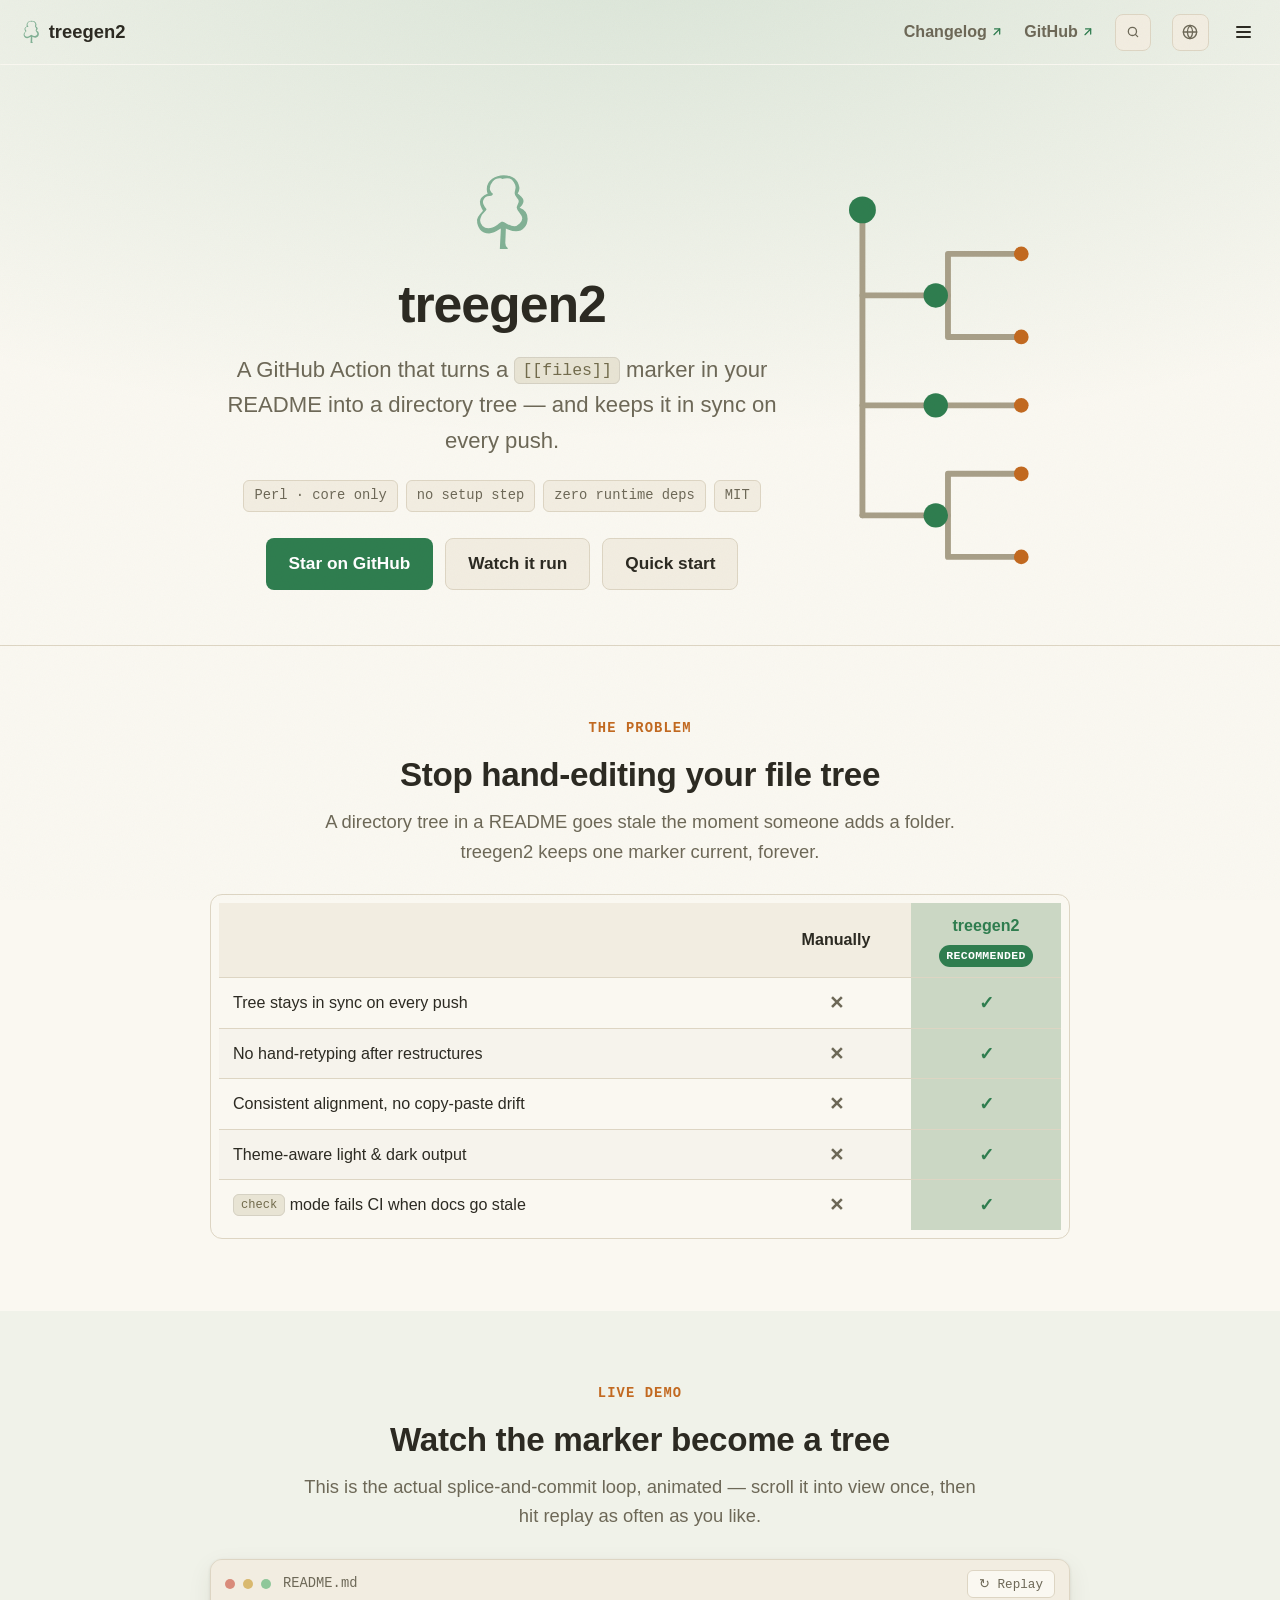
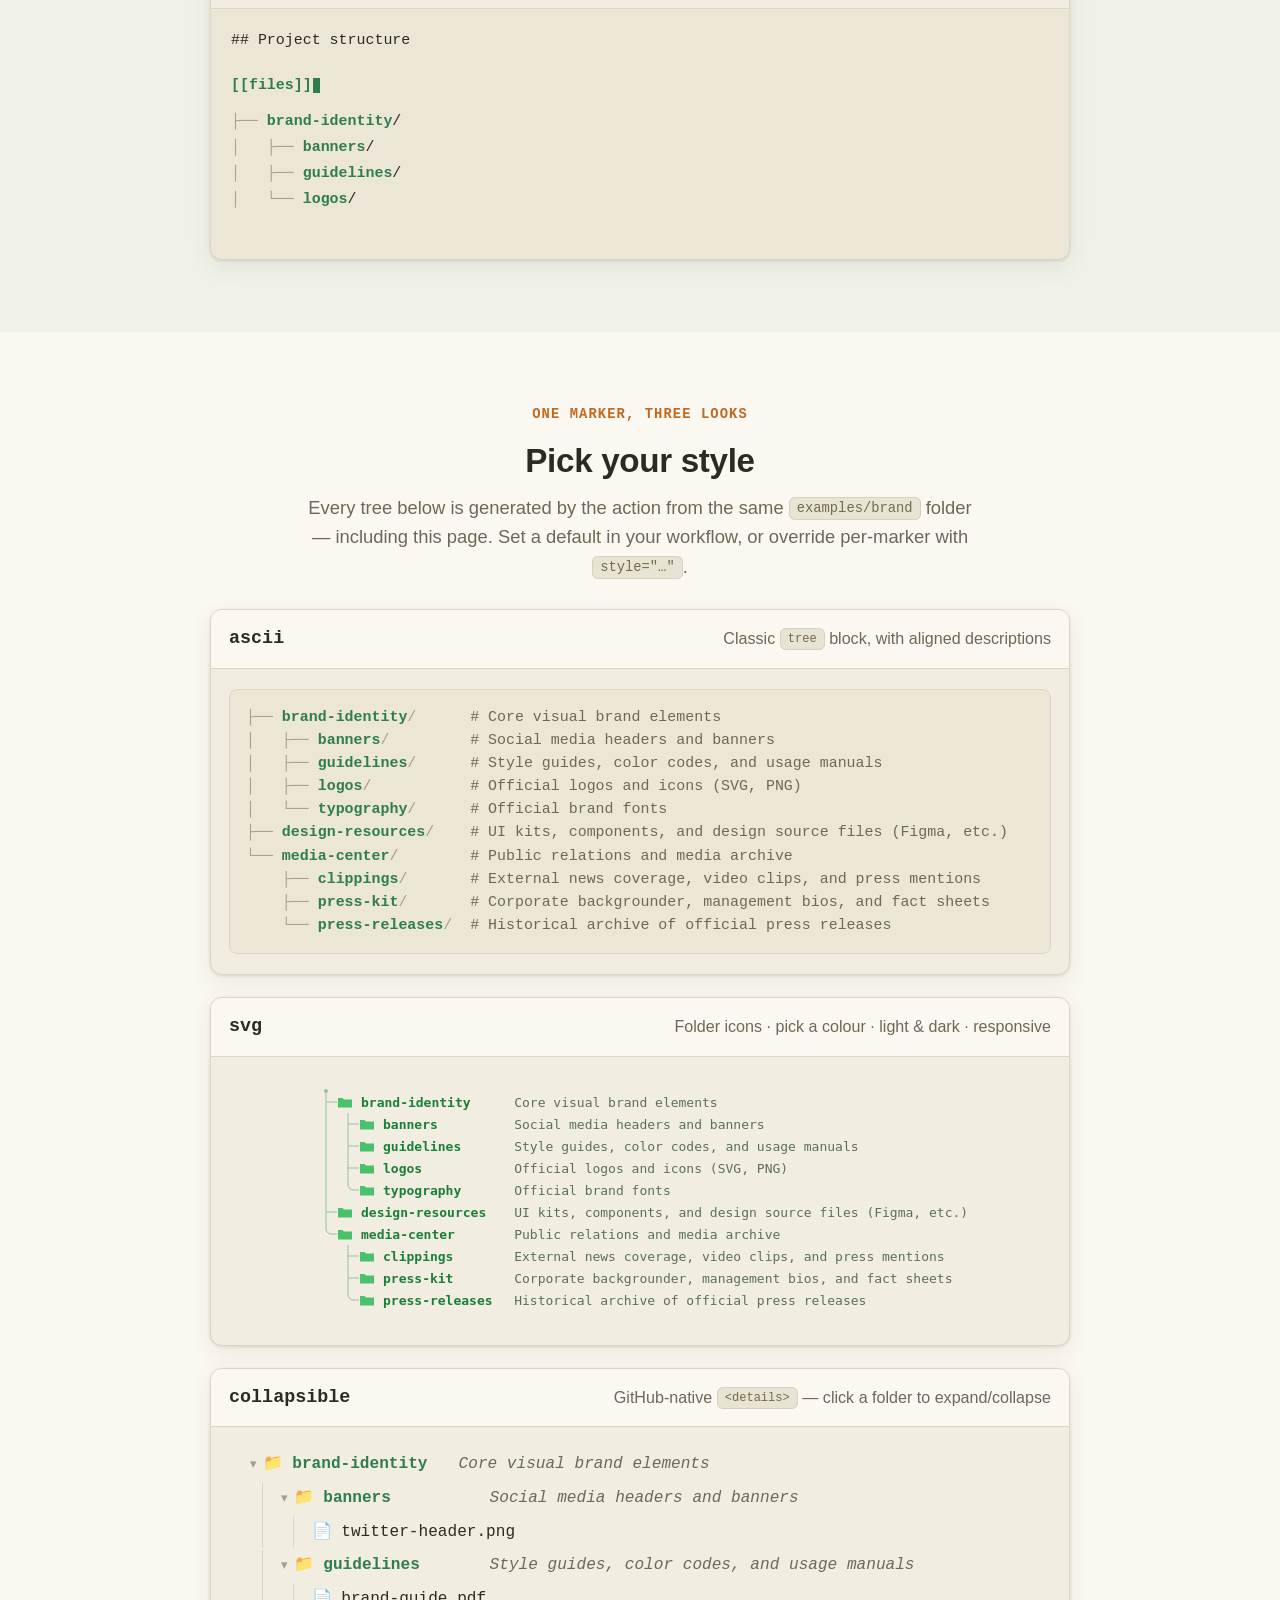
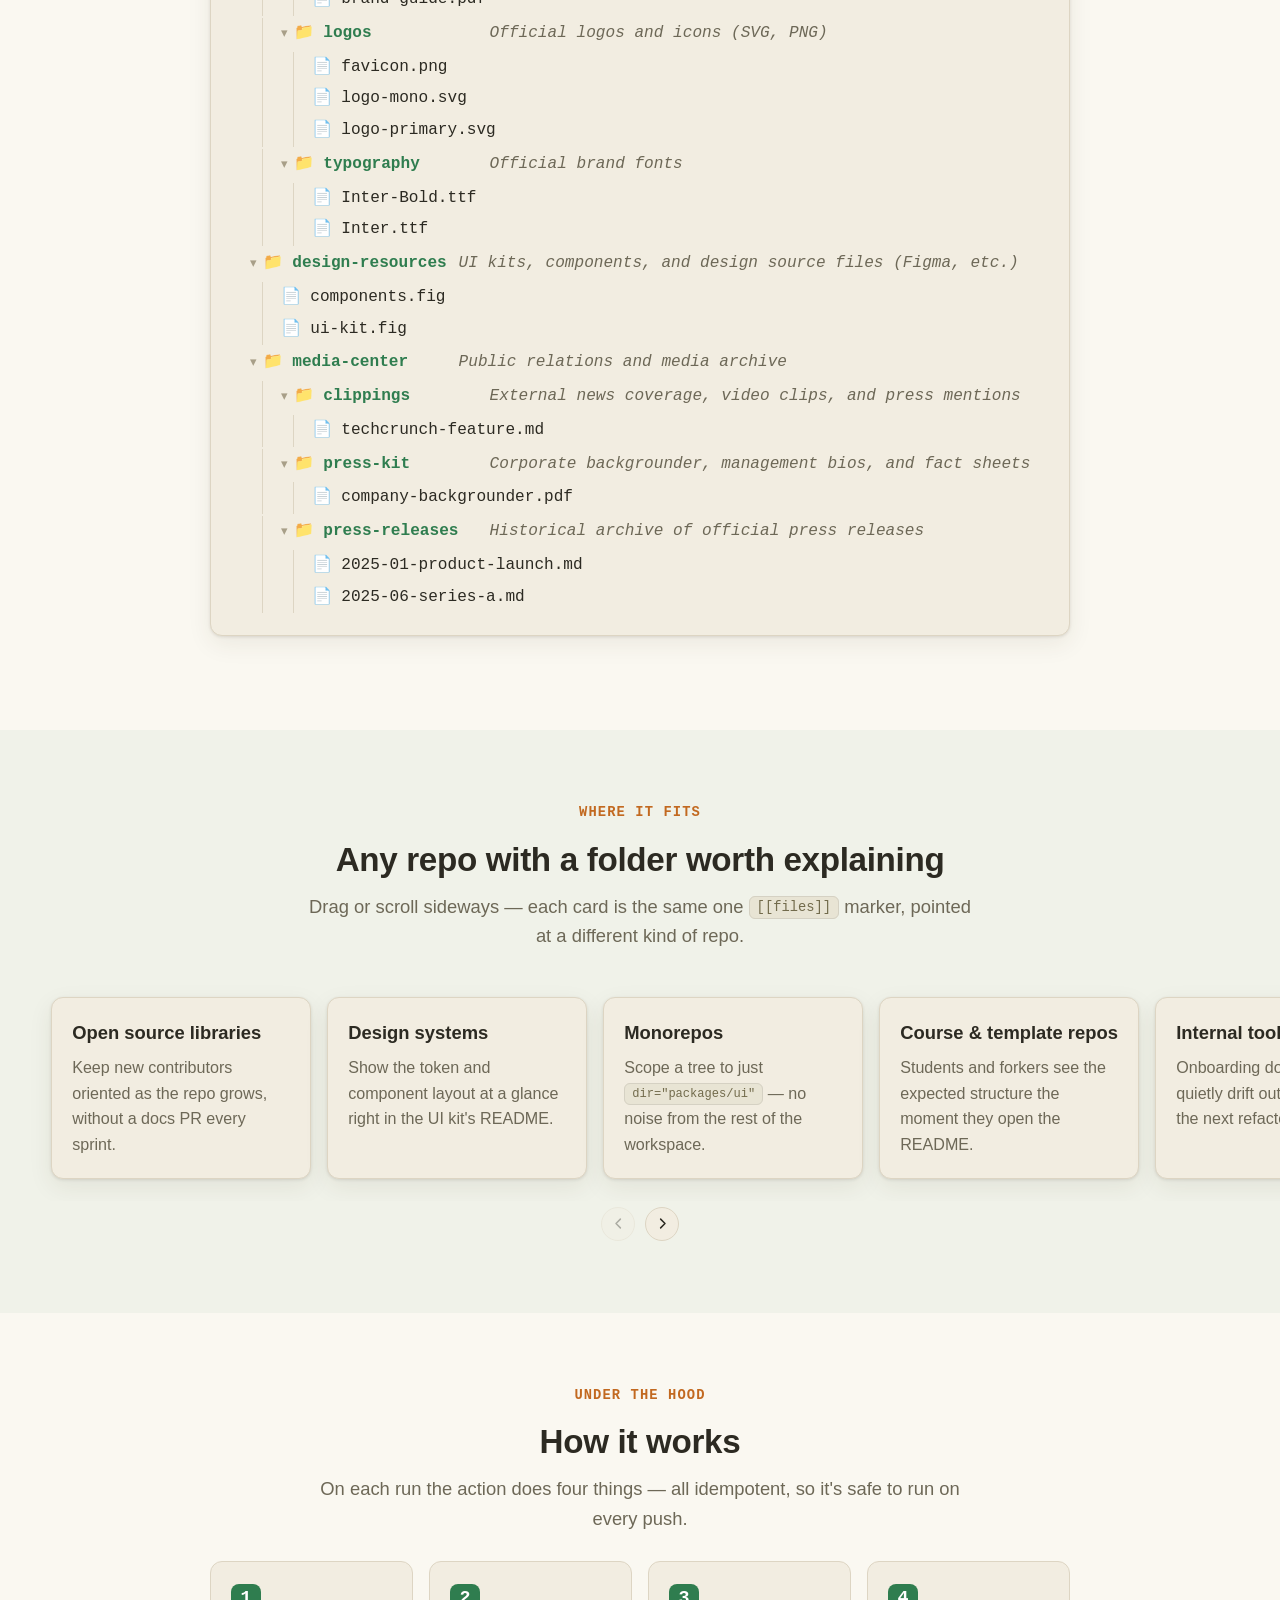
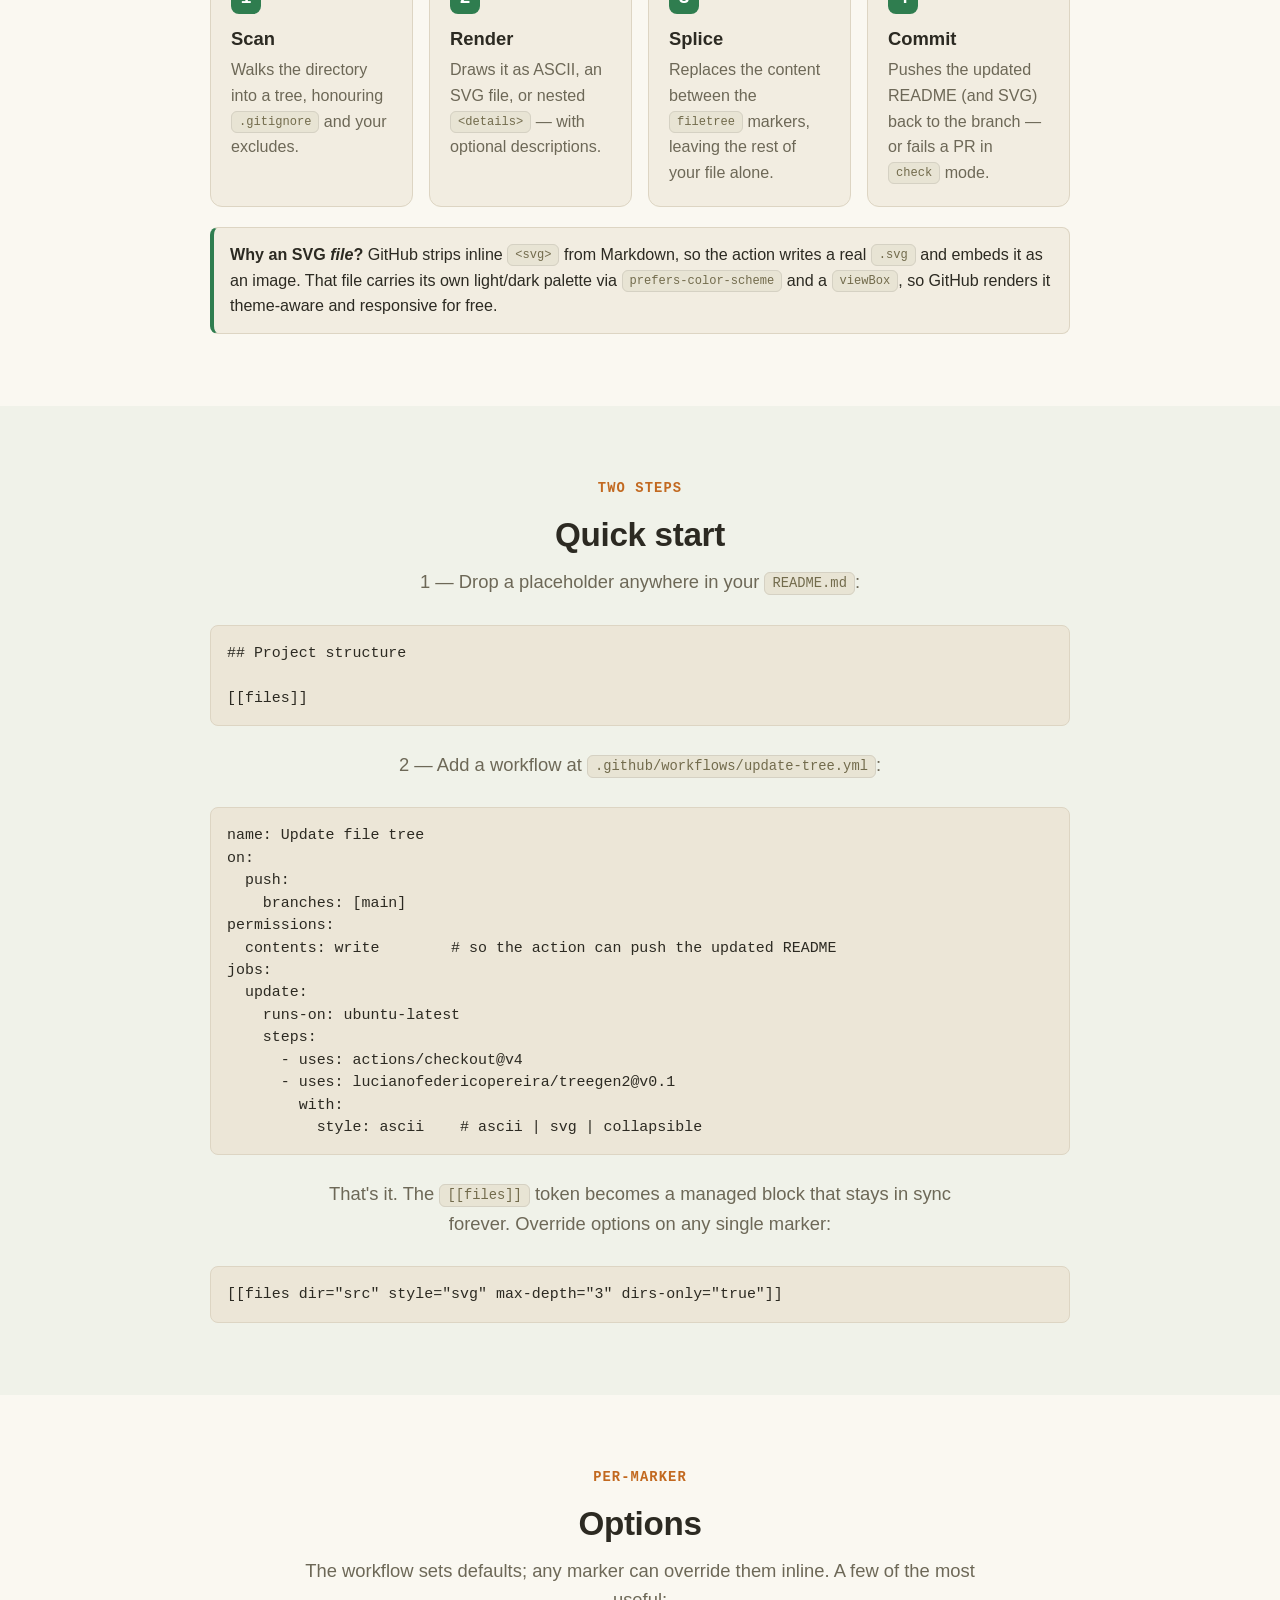
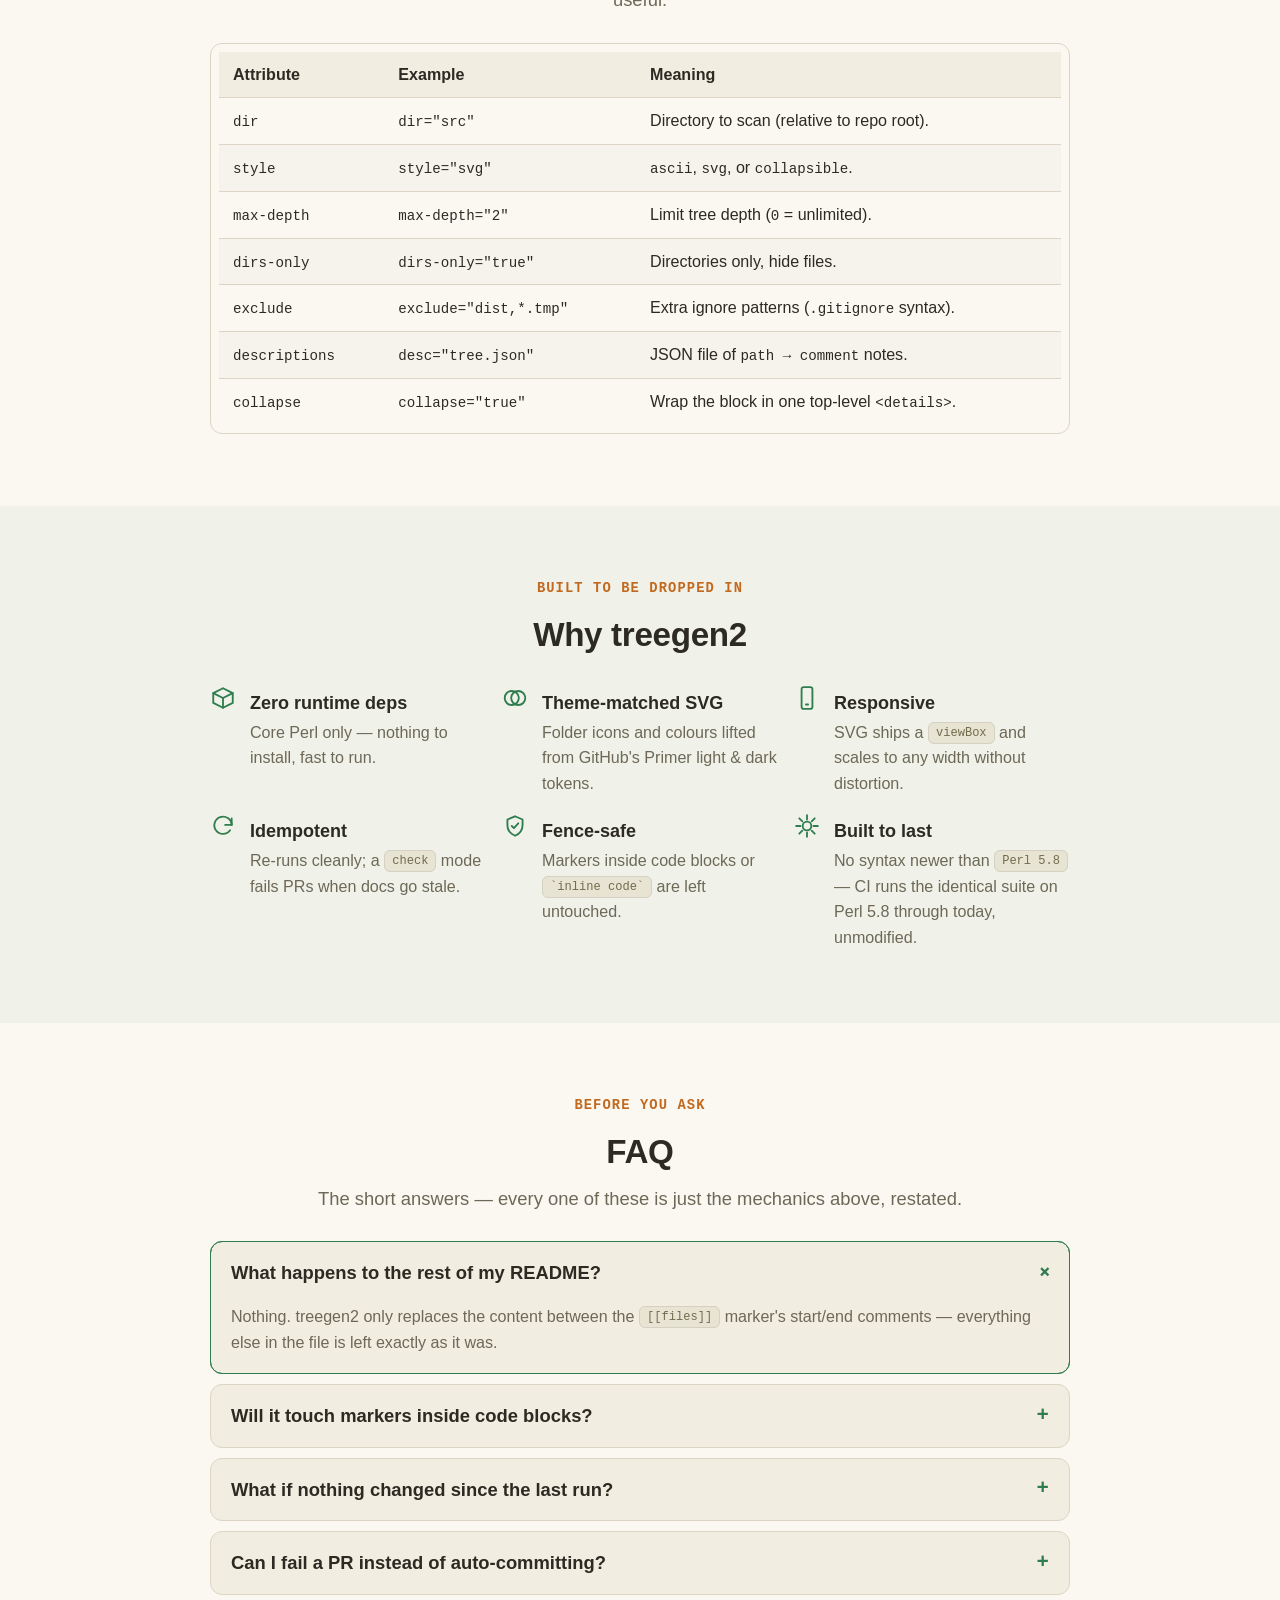
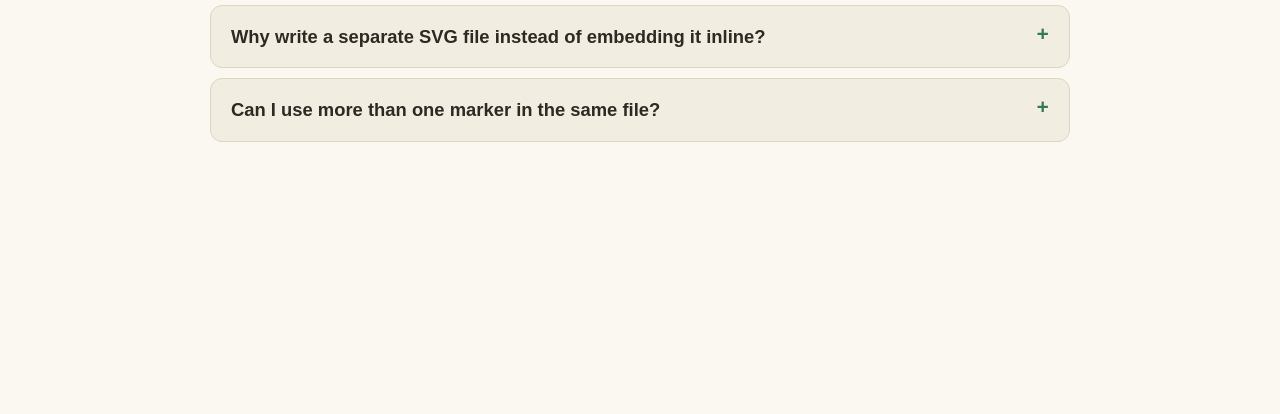
<file: index.html>
<!doctype html>
<html lang="en">
<head>
<script>
document.documentElement.classList.add('js');
/* FOUC guard fallback: assets/site.js (loaded at the end of body) reveals
   the page almost immediately once it runs — this inline copy is just a
   safety net so a blocked/failed-to-load external script can't leave the
   whole page permanently hidden. document.body doesn't exist yet at this
   point (still parsing <head>), but by the time this callback actually
   fires later, it will. */
setTimeout(function () { document.body && document.body.classList.add('loaded'); }, 1500);
/* Sets the real <html lang> before <body> ever paints, so a returning
   visitor with a stored non-English locale (assets/locale.js's own
   applyStoredLocale does the same lookup, later) doesn't see a flash of
   English content immediately swapped for their actual language once JS
   runs — the :lang() CSS in locale.css already reacts to this attribute
   the instant it's set, no later JS pass required for the static content.
   Duplicated literal key ('treegen2-locale') rather than shared with
   locale.js's STORAGE_KEY constant — this runs before that file is even
   requested, and the project has no build step to source one from the
   other. Only sets the attribute; the rest of setLocale()'s work
   (persisting again, announcing, engaging Google Translate) still
   happens the normal way once locale.js itself runs. */
try {
  var storedLocale = localStorage.getItem('treegen2-locale');
  if (storedLocale && storedLocale !== 'en') document.documentElement.lang = storedLocale;
} catch (e) {}
</script>
<meta charset="utf-8" />
<meta name="viewport" content="width=device-width, initial-scale=1" />
<meta name="color-scheme" content="light dark" />
<title>treegen2 — File Tree README Action</title>
<meta name="author" content="Luciano Federico Pereira" />
<meta name="description" content="A GitHub Action that turns a [[files]] marker into a directory tree — ASCII, a themeable SVG with folder icons, or a collapsible details tree." />
<meta property="og:type" content="website" />
<meta property="og:title" content="treegen2 — File Tree README Action" />
<meta property="og:description" content="A GitHub Action that turns a [[files]] marker into a directory tree — and keeps it in sync on every push." />
<meta name="twitter:card" content="summary" />
<meta name="theme-color" content="#faf8f1" media="(prefers-color-scheme: light)" />
<meta name="theme-color" content="#14170f" media="(prefers-color-scheme: dark)" />
<link rel="icon" href="data:image/svg+xml,%3Csvg xmlns='http://www.w3.org/2000/svg' viewBox='0 0 100 100'%3E%3Ctext y='.9em' font-size='90'%3E%F0%9F%8C%B3%3C/text%3E%3C/svg%3E" />
<link rel="stylesheet" href="assets/site.css" />
<!-- Alternate palettes — inert by default. Add data-palette="name" to
     <html> above to pick one; see the file header for the full list. -->
<link rel="stylesheet" href="assets/palettes.css" />
<link rel="stylesheet" href="assets/locale.css" />
<!-- Cheap even if translate is never engaged — actual script load is lazy,
     see assets/locale.js. -->
<link rel="preconnect" crossorigin="anonymous" href="https://translate.google.com">
<link rel="preconnect" crossorigin="anonymous" href="https://translate.googleapis.com">
<link rel="dns-prefetch" href="https://translate.google.com">
<link rel="dns-prefetch" href="https://translate.googleapis.com">
</head>
<body>

<!-- Tree glyph, defined once and reused via <use> everywhere below (nav,
     hero, footer). Extracted as a real vector outline (fontTools, from the
     system's monochrome Symbola fallback font, the same one rendering the
     🌳 emoji when no color-emoji font is installed) instead of the emoji
     character itself, so it renders identically on any device regardless
     of what emoji font (or lack of one) that device has. -->
<svg style="position:absolute; width:0; height:0; overflow:hidden" aria-hidden="true">
  <symbol id="icon-tree" viewBox="39 -1409 1165 1662">
    <path transform="scale(1,-1)" d="M1161 438Q1161 328 1093 250Q1022 168 914 168Q834 168 697 228Q685 -99 685 -80Q685 -157 736 -187V-210H568L589 196Q589 205 586 228Q431 124 339 124Q214 124 145 207Q82 284 82 412Q82 461 145.0 533.5Q208 606 208 609Q208 613 183 654Q143 720 143 800Q143 898 312 972Q290 995 290 1072Q290 1202 406 1288Q513 1366 647 1366Q756 1366 840 1321Q935 1269 967 1174Q987 1114 987 1086Q987 1036 949 972Q989 938 1028 904Q1074 859 1074 816Q1074 752 992 672Q1161 610 1161 438ZM1047 448Q1047 493 987.0 566.5Q927 640 927 674Q927 693 949.0 740.0Q971 787 971 805Q971 845 927.5 890.5Q884 936 884 979Q884 1001 894.5 1042.0Q905 1083 905 1105Q905 1159 867.0 1216.5Q829 1274 779 1293Q758 1301 723 1301Q704 1301 669.5 1292.5Q635 1284 617 1284Q606 1284 599 1298Q583 1301 565 1301Q479 1301 417.0 1231.5Q355 1162 355 1075Q355 1057 370.5 1027.0Q386 997 401 987Q421 974 421 969Q421 939 385 926Q357 926 303 917Q263 905 235.5 869.5Q208 834 208 792Q208 746 246.5 691.5Q285 637 285 639Q285 625 241 580Q192 530 185 515Q148 438 148 402Q148 332 200.0 282.5Q252 233 323 233Q407 233 510.5 304.0Q614 375 614 375Q628 375 723.5 326.0Q819 277 878 277Q934 277 990.5 334.5Q1047 392 1047 448Z"/>
  </symbol>
  <!-- Classic "external link" arrow (Feather/Lucide-style) — hand-drawn
       stroke shape, same visual language as .ic-svg's feature icons,
       instead of the Unicode "↗" character whose exact weight/angle/
       proportions vary by whatever font renders it on a given device. -->
  <symbol id="icon-external" viewBox="0 0 24 24">
    <path d="M7 17 17 7" />
    <path d="M8 7h9v9" />
  </symbol>
  <!-- Magnifying glass for the search/jump-to trigger — same hand-drawn
       stroke language (round caps, two simple paths) as icon-external. -->
  <symbol id="icon-search" viewBox="0 0 24 24">
    <circle cx="11" cy="11" r="7" />
    <path d="M20 20 16 16" />
  </symbol>
  <!-- Chevron for the back-to-top button — same construction as the
       carousel's left/right arrows (.carousel-btn svg), just pointing up. -->
  <symbol id="icon-chevron-up" viewBox="0 0 24 24">
    <path d="M5 15 12 8 19 15" />
  </symbol>
  <symbol id="flag-bg" viewBox="0 0 640 480">
<path fill="#fff" d="M0 0h640v160H0z"/>
  <path fill="#00966e" d="M0 160h640v160H0z"/>
  <path fill="#d62612" d="M0 320h640v160H0z"/>
  </symbol>
  <symbol id="flag-cn" viewBox="0 0 640 480">
<defs>
    <path id="cn-a" fill="#ff0" d="M-.6.8 0-1 .6.8-1-.3h2z"/>
  </defs>
  <path fill="#ee1c25" d="M0 0h640v480H0z"/>
  <use href="#cn-a" width="30" height="20" transform="matrix(71.9991 0 0 72 120 120)"/>
  <use href="#cn-a" width="30" height="20" transform="rotate(239.07 133.748 -44.074)scale(23.99992 23.99978)"/>
  <use href="#cn-a" width="30" height="20" transform="rotate(-98.11 185.558 -77.035)scale(24 23.9997)"/>
  <use href="#cn-a" width="30" height="20" transform="matrix(6.5991 -23.0749 23.0746 6.59919 288 168)"/>
  <use href="#cn-a" width="30" height="20" transform="matrix(14.9991 -18.73557 18.73533 14.99929 240 216)"/>
  </symbol>
  <symbol id="flag-cz" viewBox="0 0 640 480">
<path fill="#fff" d="M0 0h640v240H0z"/>
  <path fill="#d7141a" d="M0 240h640v240H0z"/>
  <path fill="#11457e" d="M360 240 0 0v480z"/>
  </symbol>
  <symbol id="flag-de" viewBox="0 0 640 480">
<path fill="#fc0" d="M0 320h640v160H0z"/>
  <path fill="#000001" d="M0 0h640v160H0z"/>
  <path fill="red" d="M0 160h640v160H0z"/>
  </symbol>
  <symbol id="flag-dk" viewBox="0 0 640 480">
<path fill="#c8102e" d="M0 0h640.1v480H0z"/>
  <path fill="#fff" d="M205.7 0h68.6v480h-68.6z"/>
  <path fill="#fff" d="M0 205.7h640.1v68.6H0z"/>
  </symbol>
  <symbol id="flag-ee" viewBox="0 0 640 480">
<path fill="#1791ff" d="M0 0h640v160H0z"/>
  <path fill="#000001" d="M0 160h640v160H0z"/>
  <path fill="#fff" d="M0 320h640v160H0z"/>
  </symbol>
  <symbol id="flag-es" viewBox="0 0 640 480">
<path fill="#aa151b" d="M0 0h640v480H0z"/>
  <path fill="#f1bf00" d="M0 120h640v240H0z"/>
  </symbol>
  <symbol id="flag-fi" viewBox="0 0 640 480">
<path fill="#fff" d="M0 0h640v480H0z"/>
  <path fill="#002f6c" d="M0 174.5h640v131H0z"/>
  <path fill="#002f6c" d="M175.5 0h130.9v480h-131z"/>
  </symbol>
  <symbol id="flag-fr" viewBox="0 0 640 480">
<path fill="#fff" d="M0 0h640v480H0z"/>
  <path fill="#000091" d="M0 0h213.3v480H0z"/>
  <path fill="#e1000f" d="M426.7 0H640v480H426.7z"/>
  </symbol>
  <symbol id="flag-gr" viewBox="0 0 640 480">
<path fill="#0d5eaf" fill-rule="evenodd" d="M0 0h640v53.3H0z"/>
  <path fill="#fff" fill-rule="evenodd" d="M0 53.3h640v53.4H0z"/>
  <path fill="#0d5eaf" fill-rule="evenodd" d="M0 106.7h640V160H0z"/>
  <path fill="#fff" fill-rule="evenodd" d="M0 160h640v53.3H0z"/>
  <path fill="#0d5eaf" d="M0 0h266.7v266.7H0z"/>
  <path fill="#0d5eaf" fill-rule="evenodd" d="M0 213.3h640v53.4H0z"/>
  <path fill="#fff" fill-rule="evenodd" d="M0 266.7h640V320H0z"/>
  <path fill="#0d5eaf" fill-rule="evenodd" d="M0 320h640v53.3H0z"/>
  <path fill="#fff" fill-rule="evenodd" d="M0 373.3h640v53.4H0z"/>
  <g fill="#fff" fill-rule="evenodd" stroke-width="1.3">
    <path d="M106.7 0H160v266.7h-53.3z"/>
    <path d="M0 106.7h266.7V160H0z"/>
  </g>
  <path fill="#0d5eaf" d="M0 426.7h640V480H0z"/>
  </symbol>
  <symbol id="flag-hr" viewBox="0 0 640 480">
<path fill="#171796" d="M0 0h640v480H0z"/>
  <path fill="#fff" d="M0 0h640v320H0z"/>
  <path fill="red" d="M0 0h640v160H0z"/>
  </symbol>
  <symbol id="flag-hu" viewBox="0 0 640 480">
<g fill-rule="evenodd">
    <path fill="#fff" d="M640 480H0V0h640z"/>
    <path fill="#388d00" d="M640 480H0V320h640z"/>
    <path fill="#d43516" d="M640 160.1H0V.1h640z"/>
  </g>
  </symbol>
  <symbol id="flag-ie" viewBox="0 0 640 480">
<g fill-rule="evenodd" stroke-width="1pt">
    <path fill="#fff" d="M0 0h640v480H0z"/>
    <path fill="#009a49" d="M0 0h213.3v480H0z"/>
    <path fill="#ff7900" d="M426.7 0H640v480H426.7z"/>
  </g>
  </symbol>
  <symbol id="flag-it" viewBox="0 0 640 480">
<g fill-rule="evenodd" stroke-width="1pt">
    <path fill="#fff" d="M0 0h640v480H0z"/>
    <path fill="#009246" d="M0 0h213.3v480H0z"/>
    <path fill="#ce2b37" d="M426.7 0H640v480H426.7z"/>
  </g>
  </symbol>
  <symbol id="flag-lt" viewBox="0 0 640 480">
<g fill-rule="evenodd" stroke-width="1pt" transform="scale(.64143 .96773)">
    <rect width="1063" height="708.7" fill="#006a44" rx="0" ry="0" transform="scale(.93865 .69686)"/>
    <rect width="1063" height="236.2" y="475.6" fill="#c1272d" rx="0" ry="0" transform="scale(.93865 .69686)"/>
    <path fill="#fdb913" d="M0 0h997.8v164.6H0z"/>
  </g>
  </symbol>
  <symbol id="flag-lv" viewBox="0 0 640 480">
<g fill-rule="evenodd">
    <path fill="#fff" d="M0 0h640v480H0z"/>
    <path fill="#981e32" d="M0 0h640v192H0zm0 288h640v192H0z"/>
  </g>
  </symbol>
  <symbol id="flag-mt" viewBox="0 0 640 480">
<path fill="#fff" d="M0 0h320v480H0z"/>
  <path fill="#cf142b" d="M320 0h320v480H320z"/>
  </symbol>
  <symbol id="flag-nl" viewBox="0 0 640 480">
<path fill="#ae1c28" d="M0 0h640v160H0z"/>
  <path fill="#fff" d="M0 160h640v160H0z"/>
  <path fill="#21468b" d="M0 320h640v160H0z"/>
  </symbol>
  <symbol id="flag-pl" viewBox="0 0 640 480">
<g fill-rule="evenodd">
    <path fill="#fff" d="M640 480H0V0h640z"/>
    <path fill="#dc143c" d="M640 480H0V240h640z"/>
  </g>
  </symbol>
  <symbol id="flag-pt" viewBox="0 0 640 480">
<path fill="red" d="M256 0h384v480H256z"/>
  <path fill="#060" d="M0 0h256v480H0z"/>
  </symbol>
  <symbol id="flag-ro" viewBox="0 0 640 480">
<g fill-rule="evenodd" stroke-width="1pt">
    <path fill="#00319c" d="M0 0h213.3v480H0z"/>
    <path fill="#ffde00" d="M213.3 0h213.4v480H213.3z"/>
    <path fill="#de2110" d="M426.7 0H640v480H426.7z"/>
  </g>
  </symbol>
  <symbol id="flag-se" viewBox="0 0 640 480">
<path fill="#005293" d="M0 0h640v480H0z"/>
  <path fill="#fecb00" d="M176 0v192H0v96h176v192h96V288h368v-96H272V0z"/>
  </symbol>
  <symbol id="flag-si" viewBox="0 0 640 480">
<defs>
    <clipPath id="si-a">
      <path fill-opacity=".7" d="M-15 0h682.6v512H-15.1z"/>
    </clipPath>
  </defs>
  <g fill-rule="evenodd" stroke-width="1pt" clip-path="url(#si-a)" transform="translate(14.1)scale(.9375)">
    <path fill="#fff" d="M-62 0H962v512H-62z"/>
    <path fill="#d50000" d="M-62 341.3H962V512H-62z"/>
    <path fill="#0000bf" d="M-62 170.7H962v170.6H-62z"/>
    <path fill="#d50000" d="M228.4 93c-4 61.6-6.4 95.4-15.7 111-10.2 16.8-20 29.1-59.7 44-39.6-14.9-49.4-27.2-59.6-44-9.4-15.6-11.7-49.4-15.7-111l5.8-2c11.8-3.6 20.6-6.5 27.1-7.8 9.3-2 17.3-4.2 42.3-4.7 25 .4 33 2.8 42.3 4.8q9.7 2.1 27.3 7.7z"/>
    <path fill="#0000bf" d="M222.6 91c-3.8 61.5-7 89.7-12 103.2-9.6 23.2-24.8 35.9-57.6 48-32.8-12.1-48-24.8-57.7-48-5-13.6-8-41.7-11.8-103.3q17.4-5.6 27.1-7.7c9.3-2 17.3-4.3 42.3-4.7 25 .4 33 2.7 42.3 4.7a284 284 0 0 1 27.4 7.7z"/>
    <path fill="#ffdf00" d="m153 109.8 1.5 3.7 7 1-4.5 2.7 4.3 2.9-6.3 1-2 3.4-2-3.5-6-.8 4-3-4.2-2.7 6.7-1z"/>
    <path fill="#fff" d="m208.3 179.6-3.9-3-2.7-4.6-5.4-4.7-2.9-4.7-5.4-4.9-2.6-4.7-3-2.3-1.8-1.9-5 4.3-2.6 4.7-3.3 3-3.7-2.9-2.7-4.8-10.3-18.3-10.3 18.3-2.7 4.8-3.7 2.9-3.3-3-2.7-4.7-4.9-4.3-1.9 1.8-2.9 2.4-2.6 4.7-5.4 4.9-2.9 4.7-5.4 4.7-2.7 4.6-3.9 3a66 66 0 0 0 18.6 36.3 107 107 0 0 0 36.6 20.5 104 104 0 0 0 36.8-20.5c5.8-6 16.6-19.3 18.6-36.3"/>
    <path fill="#ffdf00" d="m169.4 83.9 1.6 3.7 7 1-4.6 2.7 4.4 2.9-6.3 1-2 3.4-2-3.5-6-.8 4-3-4.2-2.7 6.6-1zm-33 0 1.6 3.7 7 .9-4.5 2.7 4.3 2.9-6.3 1-2 3.4-2-3.4-6-.9 4-3-4.2-2.7 6.7-1z"/>
    <path fill="#0000bf" d="M199.7 203h-7.4l-7-.5-8.3-4h-9.4l-8.1 4-6.5.6-6.4-.6-8.1-4H129l-8.4 4-6.9.6-7.6-.1-3.6-6.2.1-.2 11.2 1.9 6.9-.5 8.3-4.1h9.4l8.2 4 6.4.6 6.5-.6 8.1-4h9.4l8.4 4 6.9.6 10.8-2 .2.4zm-86.4 9.5 7.4-.5 8.3-4h9.4l8.2 4 6.4.5 6.4-.5 8.2-4h9.4l8.3 4 7.5.5 4.8-6h-.1l-5.2 1.4-6.9-.5-8.3-4h-9.4l-8.2 4-6.4.6-6.5-.6-8.1-4H129l-8.4 4-6.9.6-5-1.3v.2l4.5 5.6z"/>
  </g>
  </symbol>
  <symbol id="flag-sk" viewBox="0 0 640 480">
<path fill="#ee1c25" d="M0 0h640v480H0z"/>
  <path fill="#0b4ea2" d="M0 0h640v320H0z"/>
  <path fill="#fff" d="M0 0h640v160H0z"/>
  <path fill="#fff" d="M233 370.8c-43-20.7-104.6-61.9-104.6-143.2 0-81.4 4-118.4 4-118.4h201.3s3.9 37 3.9 118.4S276 350 233 370.8"/>
  <path fill="#ee1c25" d="M233 360c-39.5-19-96-56.8-96-131.4s3.6-108.6 3.6-108.6h184.8s3.5 34 3.5 108.6C329 303.3 272.5 341 233 360"/>
  <path fill="#fff" d="M241.4 209c10.7.2 31.6.6 50.1-5.6 0 0-.4 6.7-.4 14.4s.5 14.4.5 14.4c-17-5.7-38.1-5.8-50.2-5.7v41.2h-16.8v-41.2c-12-.1-33.1 0-50.1 5.7 0 0 .5-6.7.5-14.4s-.5-14.4-.5-14.4c18.5 6.2 39.4 5.8 50 5.6v-25.9c-9.7 0-23.7.4-39.6 5.7 0 0 .5-6.6.5-14.4 0-7.7-.5-14.4-.5-14.4 15.9 5.3 29.9 5.8 39.6 5.7-.5-16.4-5.3-37-5.3-37s9.9.7 13.8.7 13.8-.7 13.8-.7-4.8 20.6-5.3 37c9.7.1 23.7-.4 39.6-5.7 0 0-.5 6.7-.5 14.4s.5 14.4.5 14.4a119 119 0 0 0-39.7-5.7v26z"/>
  <path fill="#0b4ea2" d="M233 263.3c-19.9 0-30.5 27.5-30.5 27.5s-6-13-22.2-13c-11 0-19 9.7-24.2 18.8 20 31.7 51.9 51.3 76.9 63.4 25-12 57-31.7 76.9-63.4-5.2-9-13.2-18.8-24.2-18.8-16.2 0-22.2 13-22.2 13S253 263.3 233 263.3"/>
  </symbol>
  <symbol id="flag-us" viewBox="0 0 640 480">
<path fill="#bd3d44" d="M0 0h640v480H0"/>
  <path stroke="#fff" stroke-width="37" d="M0 55.3h640M0 129h640M0 203h640M0 277h640M0 351h640M0 425h640"/>
  <path fill="#192f5d" d="M0 0h364.8v258.5H0"/>
  <marker id="us-a" markerHeight="30" markerWidth="30">
    <path fill="#fff" d="m14 0 9 27L0 10h28L5 27z"/>
  </marker>
  <path fill="none" marker-mid="url(#us-a)" d="m0 0 16 11h61 61 61 61 60L47 37h61 61 60 61L16 63h61 61 61 61 60L47 89h61 61 60 61L16 115h61 61 61 61 60L47 141h61 61 60 61L16 166h61 61 61 61 60L47 192h61 61 60 61L16 218h61 61 61 61 60z"/>
  </symbol>
  <symbol id="icon-globe" viewBox="0 0 24 24">
    <circle cx="12" cy="12" r="10"/>
    <path d="M2 12h20"/>
    <path d="M12 2a15.3 15.3 0 0 1 4 10 15.3 15.3 0 0 1-4 10 15.3 15.3 0 0 1-4-10 15.3 15.3 0 0 1 4-10z"/>
  </symbol>
</svg>

<!-- Populated from JS on window "beforeprint" (see site.js) — invisible on
     screen (.print-only), shown only in the printed output. -->
<div class="print-only" id="print-meta" aria-hidden="true">
  <strong id="print-meta-title"></strong>
  <span id="print-meta-url"></span>
  <span id="print-meta-date"></span>
</div>

<a class="skip-link" href="#main-content">Skip to content</a>

<div class="shell">

<nav class="nav" aria-label="Primary">
  <div class="wrap">
    <a class="brand notranslate" href="#top"><span class="logo"><svg class="logo-tree" aria-hidden="true"><use href="#icon-tree"/></svg></span> treegen2</a>
    <div class="links" id="nav-links">
      <a class="link i18n" href="#compare"><span data-i18n-default>Why</span><span data-locale="es" class="notranslate">Por qué</span><span data-locale="it" class="notranslate">Perché</span></a>
      <a class="link i18n" href="#demo"><span data-i18n-default>Live demo</span><span data-locale="es" class="notranslate">Demo en vivo</span><span data-locale="it" class="notranslate">Demo dal vivo</span></a>
      <a class="link i18n" href="#variants"><span data-i18n-default>Styles</span><span data-locale="es" class="notranslate">Estilos</span><span data-locale="it" class="notranslate">Stili</span></a>
      <a class="link i18n" href="#use-cases"><span data-i18n-default>Use cases</span><span data-locale="es" class="notranslate">Casos de uso</span><span data-locale="it" class="notranslate">Casi d'uso</span></a>
      <a class="link i18n" href="#how"><span data-i18n-default>How it works</span><span data-locale="es" class="notranslate">Cómo funciona</span><span data-locale="it" class="notranslate">Come funziona</span></a>
      <a class="link i18n" href="#quick-start"><span data-i18n-default>Quick start</span><span data-locale="es" class="notranslate">Inicio rápido</span><span data-locale="it" class="notranslate">Avvio rapido</span></a>
      <a class="link i18n" href="#options"><span data-i18n-default>Options</span><span data-locale="es" class="notranslate">Opciones</span><span data-locale="it" class="notranslate">Opzioni</span></a>
      <a class="link i18n" href="#features"><span data-i18n-default>Features</span><span data-locale="es" class="notranslate">Funciones</span><span data-locale="it" class="notranslate">Funzionalità</span></a>
      <a class="link" href="#faq">FAQ</a>
      <div class="links-external">
        <a class="link link--external i18n" href="docs.html"><span data-i18n-default>Docs</span><span data-locale="es" class="notranslate">Documentación</span><span data-locale="it" class="notranslate">Documentazione</span><svg class="link-external-icon" aria-hidden="true"><use href="#icon-external"/></svg></a>
        <a class="link link--external i18n" href="changelog.html"><span data-i18n-default>Changelog</span><span data-locale="es" class="notranslate">Cambios</span><span data-locale="it" class="notranslate">Modifiche</span><svg class="link-external-icon" aria-hidden="true"><use href="#icon-external"/></svg></a>
        <a class="link link--external notranslate" href="https://github.com/lucianofedericopereira/treegen2" target="_blank" rel="noopener">GitHub<svg class="link-external-icon" aria-hidden="true"><use href="#icon-external"/></svg></a>
      </div>
    </div>
    <div class="spacer"></div>
    <!-- Duplicate of .links-external above, not a reference to it: the
         original lives inside #nav-links so it's still reachable inside
         the hamburger dropdown once that collapses. This copy is hidden
         by default and only shown by .nav.is-compact (assets/locale.js's
         checkNavOverflow) when the in-page links don't fit but these two
         external links + search + switcher + hamburger still do — so a
         translated language that only pushes the *link row* into
         overflow doesn't also have to hide Changelog/GitHub, which fit
         fine on their own. -->
    <div class="links-external-toolbar" id="nav-links-external-toolbar">
      <a class="link link--external i18n" href="changelog.html"><span data-i18n-default>Changelog</span><span data-locale="es" class="notranslate">Cambios</span><span data-locale="it" class="notranslate">Modifiche</span><svg class="link-external-icon" aria-hidden="true"><use href="#icon-external"/></svg></a>
      <a class="link link--external notranslate" href="https://github.com/lucianofedericopereira/treegen2" target="_blank" rel="noopener">GitHub<svg class="link-external-icon" aria-hidden="true"><use href="#icon-external"/></svg></a>
    </div>
    <button type="button" class="search-trigger" id="search-trigger" aria-haspopup="dialog" aria-label="Search or jump to&hellip;">
      <svg class="search-trigger-icon" aria-hidden="true"><use href="#icon-search"/></svg>
      <span class="search-trigger-label">Search</span>
      <kbd class="search-kbd">S</kbd>
    </button>
    <div class="locale-switcher notranslate" id="locale-switcher">
      <button type="button" class="locale-trigger" id="locale-trigger"
              aria-haspopup="true" aria-expanded="false" aria-controls="locale-menu"
              aria-label="Choose language">
        <svg class="locale-trigger-icon" aria-hidden="true"><use href="#icon-globe"/></svg>
      </button>
      <ul class="locale-menu" id="locale-menu" role="menu" aria-hidden="true" aria-label="Choose language"></ul>
      <span class="locale-announce" id="locale-announce" role="status" aria-live="polite"></span>
    </div>
    <div id="translate" class="notranslate" hidden></div>
    <button type="button" class="nav-toggle" id="nav-toggle" aria-expanded="false" aria-controls="nav-links" aria-label="Toggle menu">
      <span class="nav-toggle-bar"></span>
      <span class="nav-toggle-bar"></span>
      <span class="nav-toggle-bar"></span>
    </button>
  </div>
</nav>

<!-- Search or jump to: harvests this page's own h1/h2 (all of which sit
     inside an ancestor with a real id — header#top, section#compare, etc.)
     and jumps straight to that ancestor's id, reusing the scroll-margin-top
     already set on `section` for the sticky nav instead of assigning each
     heading a fresh one. No index, no dependency, nothing to keep in sync. -->
<dialog class="search-modal" id="search-modal" aria-label="Search or jump to">
  <div class="search-input-wrap">
    <svg aria-hidden="true"><use href="#icon-search"/></svg>
    <input type="search" id="search-input" placeholder="Search or jump to&hellip;" autocomplete="off" aria-controls="search-results" aria-expanded="false" role="combobox" />
  </div>
  <ul class="search-results" id="search-results" role="listbox"></ul>
</dialog>

<main id="main-content">

<header class="hero" id="top">
  <div class="wrap">
    <div class="hero-inner">
      <div class="hero-text">
        <div class="logo"><svg class="logo-tree" aria-hidden="true"><use href="#icon-tree"/></svg></div>
        <h1 class="notranslate">treegen2</h1>
        <p class="tagline i18n">
          <span data-i18n-default>A GitHub Action that turns a <code class="inline">[[files]]</code> marker in your
          README into a directory tree — and keeps it in sync on every push.</span>
          <span data-locale="es" class="notranslate">Una GitHub Action que convierte un marcador <code class="inline">[[files]]</code> en tu
          README en un árbol de directorios — y lo mantiene sincronizado en cada push.</span>
          <span data-locale="it" class="notranslate">Una GitHub Action che trasforma un marcatore <code class="inline">[[files]]</code> nel tuo
          README in un albero di directory — mantenendolo sincronizzato a ogni push.</span>
        </p>
        <div class="badges notranslate">
          <span class="badge">Perl · core only</span>
          <span class="badge">no setup step</span>
          <span class="badge">zero runtime deps</span>
          <span class="badge">MIT</span>
        </div>
        <div class="cta">
          <a class="btn btn--primary i18n" href="https://github.com/lucianofedericopereira/treegen2">
            <span data-i18n-default>Star on GitHub</span><span data-locale="es" class="notranslate">Danos una estrella en GitHub</span><span data-locale="it" class="notranslate">Metti una stella su GitHub</span>
          </a>
          <a class="btn btn--ghost no-print i18n" href="#demo"><span data-i18n-default>Watch it run</span><span data-locale="es" class="notranslate">Ver cómo funciona</span><span data-locale="it" class="notranslate">Guardalo in azione</span></a>
          <a class="btn btn--ghost i18n" href="#quick-start"><span data-i18n-default>Quick start</span><span data-locale="es" class="notranslate">Inicio rápido</span><span data-locale="it" class="notranslate">Avvio rapido</span></a>
        </div>
      </div>

      <div class="hero-visual">
        <svg class="hero-tree" viewBox="0 0 90 180" role="img" aria-label="Animated diagram of a directory tree growing from a root node into branches and files">
          <path class="branch" d="M10 25.5 V145" />
          <path class="branch" d="M10 55 H40" />
          <path class="branch" d="M10 100 H40" />
          <path class="branch" d="M10 145 H40" />
          <path class="branch" d="M45 55 V38 H75" />
          <path class="branch" d="M45 55 V72 H75" />
          <path class="branch" d="M45 100 H75" />
          <path class="branch" d="M45 145 V128 H75" />
          <path class="branch" d="M45 145 V162 H75" />

          <circle class="node folder" cx="10" cy="20" r="5.5" />
          <circle class="node folder" cx="40" cy="55" r="5" />
          <circle class="node folder" cx="40" cy="100" r="5" />
          <circle class="node folder" cx="40" cy="145" r="5" />
          <circle class="node file" cx="75" cy="38" r="3" />
          <circle class="node file" cx="75" cy="72" r="3" />
          <circle class="node file" cx="75" cy="100" r="3" />
          <circle class="node file" cx="75" cy="128" r="3" />
          <circle class="node file" cx="75" cy="162" r="3" />
        </svg>
      </div>
    </div>
  </div>
</header>

<section id="compare">
  <div class="wrap">
    <div class="eyebrow reveal i18n"><span data-i18n-default>The problem</span><span data-locale="es" class="notranslate">El problema</span><span data-locale="it" class="notranslate">Il problema</span></div>
    <h2 class="reveal i18n"><span data-i18n-default>Stop hand-editing your file tree</span><span data-locale="es" class="notranslate">Deja de editar tu árbol de archivos a mano</span><span data-locale="it" class="notranslate">Smetti di modificare a mano il tuo albero dei file</span></h2>
    <p class="section-lead reveal i18n">
      <span data-i18n-default>A directory tree in a README goes stale the moment someone adds a folder.
      treegen2 keeps one marker current, forever.</span>
      <span data-locale="es" class="notranslate">Un árbol de directorios en un README queda desactualizado en cuanto alguien agrega una carpeta.
      treegen2 mantiene un marcador siempre actualizado.</span>
      <span data-locale="it" class="notranslate">Un albero di directory in un README diventa obsoleto non appena qualcuno aggiunge una cartella.
      treegen2 mantiene un marcatore sempre aggiornato.</span>
    </p>
    <div class="table-scroll reveal">
      <table class="compare-table">
        <thead>
          <tr>
            <th></th>
            <th class="i18n"><span data-i18n-default>Manually</span><span data-locale="es" class="notranslate">Manualmente</span><span data-locale="it" class="notranslate">Manualmente</span></th>
            <th class="col-highlight"><span class="col-head"><span class="notranslate">treegen2</span><span class="pill i18n"><span data-i18n-default>recommended</span><span data-locale="es" class="notranslate">recomendado</span><span data-locale="it" class="notranslate">consigliato</span></span></span></th>
          </tr>
        </thead>
        <tbody>
          <tr><td class="i18n"><span data-i18n-default>Tree stays in sync on every push</span><span data-locale="es" class="notranslate">El árbol se mantiene sincronizado en cada push</span><span data-locale="it" class="notranslate">L'albero resta sincronizzato a ogni push</span></td><td class="compare-no" data-label="Manually">✕</td><td class="col-highlight compare-yes" data-label="treegen2">✓</td></tr>
          <tr><td class="i18n"><span data-i18n-default>No hand-retyping after restructures</span><span data-locale="es" class="notranslate">Sin reescritura manual tras reestructuraciones</span><span data-locale="it" class="notranslate">Niente riscrittura manuale dopo le ristrutturazioni</span></td><td class="compare-no" data-label="Manually">✕</td><td class="col-highlight compare-yes" data-label="treegen2">✓</td></tr>
          <tr><td class="i18n"><span data-i18n-default>Consistent alignment, no copy-paste drift</span><span data-locale="es" class="notranslate">Alineación consistente, sin desvíos de copiar y pegar</span><span data-locale="it" class="notranslate">Allineamento coerente, senza derive da copia-incolla</span></td><td class="compare-no" data-label="Manually">✕</td><td class="col-highlight compare-yes" data-label="treegen2">✓</td></tr>
          <tr><td class="i18n"><span data-i18n-default>Theme-aware light &amp; dark output</span><span data-locale="es" class="notranslate">Salida clara y oscura según el tema</span><span data-locale="it" class="notranslate">Output chiaro e scuro in base al tema</span></td><td class="compare-no" data-label="Manually">✕</td><td class="col-highlight compare-yes" data-label="treegen2">✓</td></tr>
          <tr><td class="i18n"><span data-i18n-default><code class="inline">check</code> mode fails CI when docs go stale</span><span data-locale="es" class="notranslate">El modo <code class="inline">check</code> falla en CI cuando la documentación queda desactualizada</span><span data-locale="it" class="notranslate">La modalità <code class="inline">check</code> fa fallire la CI quando la documentazione diventa obsoleta</span></td><td class="compare-no" data-label="Manually">✕</td><td class="col-highlight compare-yes" data-label="treegen2">✓</td></tr>
        </tbody>
      </table>
    </div>
  </div>
</section>

<section id="demo">
  <div class="wrap">
    <div class="eyebrow reveal i18n"><span data-i18n-default>Live demo</span><span data-locale="es" class="notranslate">Demo en vivo</span><span data-locale="it" class="notranslate">Demo dal vivo</span></div>
    <h2 class="reveal i18n"><span data-i18n-default>Watch the marker become a tree</span><span data-locale="es" class="notranslate">Mira cómo el marcador se convierte en un árbol</span><span data-locale="it" class="notranslate">Guarda il marcatore trasformarsi in un albero</span></h2>
    <p class="section-lead reveal i18n">
      <span data-i18n-default>This is the actual splice-and-commit loop, animated — scroll it into view once, then hit replay as often as you like.</span>
      <span data-locale="es" class="notranslate">Este es el ciclo real de empalme y commit, animado — desplázate hasta que aparezca una vez y luego presiona repetir tantas veces como quieras.</span>
      <span data-locale="it" class="notranslate">Questo è il vero ciclo di splice e commit, animato — scorri fino a farlo comparire una volta, poi premi replay tutte le volte che vuoi.</span>
    </p>

    <div class="demo-card reveal" id="demo-card">
      <svg class="border-draw" aria-hidden="true" focusable="false">
        <rect class="border-draw-rect" rx="11" ry="11" pathLength="1" />
      </svg>
      <div class="demo-chrome">
        <span class="dot r"></span><span class="dot y"></span><span class="dot g"></span>
        <span class="demo-filename notranslate">README.md</span>
        <button type="button" class="replay-btn i18n" id="demo-replay"><span data-i18n-default>↻ Replay</span><span data-locale="es" class="notranslate">↻ Repetir</span><span data-locale="it" class="notranslate">↻ Riproduci</span></button>
      </div>
      <div class="demo-body">
        <pre class="demo-pre"><code>## Project structure

<span id="demo-marker">[[files]]</span><span class="demo-cursor" aria-hidden="true"></span></code></pre>
        <div class="demo-tree" id="demo-tree" aria-live="polite">
          <span class="line show"><span class="ft-branch">├── </span><span class="ft-dir">brand-identity</span>/</span>
          <span class="line show"><span class="ft-branch">│   ├── </span><span class="ft-dir">banners</span>/</span>
          <span class="line show"><span class="ft-branch">│   ├── </span><span class="ft-dir">guidelines</span>/</span>
          <span class="line show"><span class="ft-branch">│   └── </span><span class="ft-dir">logos</span>/</span>
          <span class="line show"><span class="ft-branch">└── </span><span class="ft-dir">media-center</span>/</span>
        </div>
      </div>
    </div>
  </div>
</section>

<section id="variants">
  <div class="wrap">
    <div class="eyebrow reveal i18n"><span data-i18n-default>One marker, three looks</span><span data-locale="es" class="notranslate">Un marcador, tres estilos</span><span data-locale="it" class="notranslate">Un marcatore, tre stili</span></div>
    <h2 class="reveal i18n"><span data-i18n-default>Pick your style</span><span data-locale="es" class="notranslate">Elige tu estilo</span><span data-locale="it" class="notranslate">Scegli il tuo stile</span></h2>
    <p class="section-lead reveal i18n">
      <span data-i18n-default>Every tree below is generated by the action from the same
      <a href="https://github.com/lucianofedericopereira/treegen2/tree/main/examples/brand"><code class="inline">examples/brand</code></a>
      folder — including this page. Set a default in your workflow, or override
      per-marker with <code class="inline">style="…"</code>.</span>
      <span data-locale="es" class="notranslate">Cada árbol de abajo es generado por la action desde la misma carpeta
      <a href="https://github.com/lucianofedericopereira/treegen2/tree/main/examples/brand"><code class="inline">examples/brand</code></a>
      — incluyendo esta página. Define un valor predeterminado en tu workflow, o anúlalo
      por marcador con <code class="inline">style="…"</code>.</span>
      <span data-locale="it" class="notranslate">Ogni albero qui sotto è generato dall'action a partire dalla stessa cartella
      <a href="https://github.com/lucianofedericopereira/treegen2/tree/main/examples/brand"><code class="inline">examples/brand</code></a>
      — inclusa questa pagina. Imposta un valore predefinito nel tuo workflow, oppure
      sovrascrivilo per singolo marcatore con <code class="inline">style="…"</code>.</span>
    </p>

    <!-- ASCII -->
    <div class="variant reveal">
      <div class="head">
        <span class="name notranslate">ascii</span>
        <span class="desc i18n"><span data-i18n-default>Classic <code class="inline">tree</code> block, with aligned descriptions</span><span data-locale="es" class="notranslate">Bloque <code class="inline">tree</code> clásico, con descripciones alineadas</span><span data-locale="it" class="notranslate">Blocco <code class="inline">tree</code> classico, con descrizioni allineate</span></span>
      </div>
      <div class="body">
<!-- filetree:start dir="examples/brand" descriptions="examples/brand/.filetree.json" dirs-only="true" -->
<pre class="filetree-ascii"><span class="ft-branch">├── </span><span class="ft-dir">brand-identity</span><span class="ft-slash">/</span>      <span class="ft-comment"># Core visual brand elements</span>
<span class="ft-branch">│   ├── </span><span class="ft-dir">banners</span><span class="ft-slash">/</span>         <span class="ft-comment"># Social media headers and banners</span>
<span class="ft-branch">│   ├── </span><span class="ft-dir">guidelines</span><span class="ft-slash">/</span>      <span class="ft-comment"># Style guides, color codes, and usage manuals</span>
<span class="ft-branch">│   ├── </span><span class="ft-dir">logos</span><span class="ft-slash">/</span>           <span class="ft-comment"># Official logos and icons (SVG, PNG)</span>
<span class="ft-branch">│   └── </span><span class="ft-dir">typography</span><span class="ft-slash">/</span>      <span class="ft-comment"># Official brand fonts</span>
<span class="ft-branch">├── </span><span class="ft-dir">design-resources</span><span class="ft-slash">/</span>    <span class="ft-comment"># UI kits, components, and design source files (Figma, etc.)</span>
<span class="ft-branch">└── </span><span class="ft-dir">media-center</span><span class="ft-slash">/</span>        <span class="ft-comment"># Public relations and media archive</span>
<span class="ft-branch">    ├── </span><span class="ft-dir">clippings</span><span class="ft-slash">/</span>       <span class="ft-comment"># External news coverage, video clips, and press mentions</span>
<span class="ft-branch">    ├── </span><span class="ft-dir">press-kit</span><span class="ft-slash">/</span>       <span class="ft-comment"># Corporate backgrounder, management bios, and fact sheets</span>
<span class="ft-branch">    └── </span><span class="ft-dir">press-releases</span><span class="ft-slash">/</span>  <span class="ft-comment"># Historical archive of official press releases</span></pre>
<!-- filetree:end -->
      </div>
    </div>

    <!-- SVG -->
    <div class="variant reveal">
      <div class="head">
        <span class="name notranslate">svg</span>
        <span class="desc i18n"><span data-i18n-default>Folder icons · pick a colour · light &amp; dark · responsive</span><span data-locale="es" class="notranslate">Iconos de carpeta · elige un color · claro y oscuro · responsivo</span><span data-locale="it" class="notranslate">Icone delle cartelle · scegli un colore · chiaro e scuro · responsive</span></span>
      </div>
      <div class="body">
<!-- filetree:start dir="examples/brand" descriptions="examples/brand/.filetree.json" dirs-only="true" style="svg" color="green" background="transparent" svg-output="assets/example-tree-green.svg" title="Brand assets" -->
<img class="filetree-svg" src="assets/example-tree-green.svg" alt="Brand assets" />
<!-- filetree:end -->
      </div>
    </div>

    <!-- COLLAPSIBLE -->
    <div class="variant reveal">
      <div class="head">
        <span class="name notranslate">collapsible</span>
        <span class="desc i18n"><span data-i18n-default>GitHub-native <code class="inline">&lt;details&gt;</code> — click a folder to expand/collapse</span><span data-locale="es" class="notranslate">Elemento <code class="inline">&lt;details&gt;</code> nativo de GitHub — haz clic en una carpeta para expandir o contraer</span><span data-locale="it" class="notranslate">Elemento <code class="inline">&lt;details&gt;</code> nativo di GitHub — clicca su una cartella per espandere o comprimere</span></span>
      </div>
      <div class="body">
        <div class="tree-details notranslate">
<!-- filetree:start dir="examples/brand" descriptions="examples/brand/.filetree.json" exclude=".filetree.json" style="collapsible" -->
<details open>
<summary><span class="ft-name">📁 <strong>brand-identity</strong></span> <em class="ft-note">Core visual brand elements</em></summary>
  <details open>
  <summary><span class="ft-name">📁 <strong>banners</strong></span> <em class="ft-note">Social media headers and banners</em></summary>
    <ul>
      <li><span class="ft-name">📄 twitter-header.png</span></li>
    </ul>
  </details>
  <details open>
  <summary><span class="ft-name">📁 <strong>guidelines</strong></span> <em class="ft-note">Style guides, color codes, and usage manuals</em></summary>
    <ul>
      <li><span class="ft-name">📄 brand-guide.pdf</span></li>
    </ul>
  </details>
  <details open>
  <summary><span class="ft-name">📁 <strong>logos</strong></span> <em class="ft-note">Official logos and icons (SVG, PNG)</em></summary>
    <ul>
      <li><span class="ft-name">📄 favicon.png</span></li>
      <li><span class="ft-name">📄 logo-mono.svg</span></li>
      <li><span class="ft-name">📄 logo-primary.svg</span></li>
    </ul>
  </details>
  <details open>
  <summary><span class="ft-name">📁 <strong>typography</strong></span> <em class="ft-note">Official brand fonts</em></summary>
    <ul>
      <li><span class="ft-name">📄 Inter-Bold.ttf</span></li>
      <li><span class="ft-name">📄 Inter.ttf</span></li>
    </ul>
  </details>
</details>
<details open>
<summary><span class="ft-name">📁 <strong>design-resources</strong></span> <em class="ft-note">UI kits, components, and design source files (Figma, etc.)</em></summary>
  <ul>
    <li><span class="ft-name">📄 components.fig</span></li>
    <li><span class="ft-name">📄 ui-kit.fig</span></li>
  </ul>
</details>
<details open>
<summary><span class="ft-name">📁 <strong>media-center</strong></span> <em class="ft-note">Public relations and media archive</em></summary>
  <details open>
  <summary><span class="ft-name">📁 <strong>clippings</strong></span> <em class="ft-note">External news coverage, video clips, and press mentions</em></summary>
    <ul>
      <li><span class="ft-name">📄 techcrunch-feature.md</span></li>
    </ul>
  </details>
  <details open>
  <summary><span class="ft-name">📁 <strong>press-kit</strong></span> <em class="ft-note">Corporate backgrounder, management bios, and fact sheets</em></summary>
    <ul>
      <li><span class="ft-name">📄 company-backgrounder.pdf</span></li>
    </ul>
  </details>
  <details open>
  <summary><span class="ft-name">📁 <strong>press-releases</strong></span> <em class="ft-note">Historical archive of official press releases</em></summary>
    <ul>
      <li><span class="ft-name">📄 2025-01-product-launch.md</span></li>
      <li><span class="ft-name">📄 2025-06-series-a.md</span></li>
    </ul>
  </details>
</details>
<!-- filetree:end -->
        </div>
      </div>
    </div>
  </div>
</section>

<section id="use-cases">
  <div class="wrap wrap-wide">
    <div class="eyebrow reveal i18n"><span data-i18n-default>Where it fits</span><span data-locale="es" class="notranslate">Dónde encaja</span><span data-locale="it" class="notranslate">Dove si adatta</span></div>
    <h2 class="reveal i18n"><span data-i18n-default>Any repo with a folder worth explaining</span><span data-locale="es" class="notranslate">Cualquier repo con una carpeta que valga la pena explicar</span><span data-locale="it" class="notranslate">Qualsiasi repo con una cartella che vale la pena spiegare</span></h2>
    <p class="section-lead reveal i18n"><span data-i18n-default>Drag or scroll sideways — each card is the same one <code class="inline">[[files]]</code> marker, pointed at a different kind of repo.</span><span data-locale="es" class="notranslate">Arrastra o desplázate lateralmente — cada tarjeta usa el mismo marcador <code class="inline">[[files]]</code>, apuntando a un tipo distinto de repo.</span><span data-locale="it" class="notranslate">Trascina o scorri lateralmente — ogni scheda usa lo stesso marcatore <code class="inline">[[files]]</code>, puntato su un tipo diverso di repo.</span></p>

    <div class="carousel-viewport reveal">
      <div class="carousel" id="use-case-carousel" role="region" aria-label="Use cases, scrollable" tabindex="0">
        <div class="carousel-card">
          <div class="cc-eyebrow i18n"><span data-i18n-default>Open source libraries</span><span data-locale="es" class="notranslate">Bibliotecas de código abierto</span><span data-locale="it" class="notranslate">Librerie open source</span></div>
          <p class="i18n"><span data-i18n-default>Keep new contributors oriented as the repo grows, without a docs PR every sprint.</span><span data-locale="es" class="notranslate">Mantén orientados a los nuevos colaboradores a medida que el repo crece, sin necesitar un PR de documentación cada sprint.</span><span data-locale="it" class="notranslate">Mantieni orientati i nuovi collaboratori man mano che il repo cresce, senza una PR di documentazione ogni sprint.</span></p>
        </div>
        <div class="carousel-card">
          <div class="cc-eyebrow i18n"><span data-i18n-default>Design systems</span><span data-locale="es" class="notranslate">Sistemas de diseño</span><span data-locale="it" class="notranslate">Design system</span></div>
          <p class="i18n"><span data-i18n-default>Show the token and component layout at a glance right in the UI kit's README.</span><span data-locale="es" class="notranslate">Muestra la disposición de tokens y componentes de un vistazo, directo en el README del kit de UI.</span><span data-locale="it" class="notranslate">Mostra la disposizione di token e componenti a colpo d'occhio, direttamente nel README del kit UI.</span></p>
        </div>
        <div class="carousel-card">
          <div class="cc-eyebrow notranslate">Monorepos</div>
          <p class="i18n"><span data-i18n-default>Scope a tree to just <code class="inline">dir="packages/ui"</code> — no noise from the rest of the workspace.</span><span data-locale="es" class="notranslate">Limita un árbol a solo <code class="inline">dir="packages/ui"</code> — sin ruido del resto del workspace.</span><span data-locale="it" class="notranslate">Limita un albero a solo <code class="inline">dir="packages/ui"</code> — senza rumore dal resto del workspace.</span></p>
        </div>
        <div class="carousel-card">
          <div class="cc-eyebrow i18n"><span data-i18n-default>Course &amp; template repos</span><span data-locale="es" class="notranslate">Repos de cursos y plantillas</span><span data-locale="it" class="notranslate">Repo per corsi e template</span></div>
          <p class="i18n"><span data-i18n-default>Students and forkers see the expected structure the moment they open the README.</span><span data-locale="es" class="notranslate">Estudiantes y quienes hacen fork ven la estructura esperada apenas abren el README.</span><span data-locale="it" class="notranslate">Studenti e chi fa fork vedono la struttura attesa non appena aprono il README.</span></p>
        </div>
        <div class="carousel-card">
          <div class="cc-eyebrow i18n"><span data-i18n-default>Internal tooling</span><span data-locale="es" class="notranslate">Herramientas internas</span><span data-locale="it" class="notranslate">Strumenti interni</span></div>
          <p class="i18n"><span data-i18n-default>Onboarding docs that don't quietly drift out of date after the next refactor.</span><span data-locale="es" class="notranslate">Documentación de onboarding que no queda desactualizada en silencio tras el próximo refactor.</span><span data-locale="it" class="notranslate">Documentazione di onboarding che non diventa obsoleta in silenzio dopo il prossimo refactor.</span></p>
        </div>
        <div class="carousel-card">
          <div class="cc-eyebrow i18n"><span data-i18n-default>Dotfiles &amp; configs</span><span data-locale="es" class="notranslate">Dotfiles y configuraciones</span><span data-locale="it" class="notranslate">Dotfiles e configurazioni</span></div>
          <p class="i18n"><span data-i18n-default>A tidy, always-current map of a config repo nobody else maintains.</span><span data-locale="es" class="notranslate">Un mapa ordenado y siempre actualizado de un repo de configuración que nadie más mantiene.</span><span data-locale="it" class="notranslate">Una mappa ordinata e sempre aggiornata di un repo di configurazione che nessun altro mantiene.</span></p>
        </div>
      </div>
      <div class="carousel-nav">
        <button type="button" class="carousel-btn" id="carousel-prev" aria-label="Scroll left">
          <svg viewBox="0 0 24 24" aria-hidden="true"><path d="M15 5 8 12 15 19" pathLength="1"/></svg>
        </button>
        <button type="button" class="carousel-btn" id="carousel-next" aria-label="Scroll right">
          <svg viewBox="0 0 24 24" aria-hidden="true"><path d="M9 5 16 12 9 19" pathLength="1"/></svg>
        </button>
      </div>
    </div>
  </div>
</section>

<section id="how">
  <div class="wrap">
    <div class="eyebrow reveal i18n"><span data-i18n-default>Under the hood</span><span data-locale="es" class="notranslate">Por dentro</span><span data-locale="it" class="notranslate">Dietro le quinte</span></div>
    <h2 class="reveal i18n"><span data-i18n-default>How it works</span><span data-locale="es" class="notranslate">Cómo funciona</span><span data-locale="it" class="notranslate">Come funziona</span></h2>
    <p class="section-lead reveal i18n"><span data-i18n-default>On each run the action does four things — all idempotent, so it's safe to run on every push.</span><span data-locale="es" class="notranslate">En cada ejecución, la action hace cuatro cosas — todas idempotentes, por lo que es seguro ejecutarla en cada push.</span><span data-locale="it" class="notranslate">A ogni esecuzione, l'action fa quattro cose — tutte idempotenti, quindi è sicuro eseguirla a ogni push.</span></p>
    <div class="steps">
      <div class="step reveal" style="transition-delay:0s">
        <div class="step-number">1</div>
        <h3 class="i18n"><span data-i18n-default>Scan</span><span data-locale="es" class="notranslate">Escanear</span><span data-locale="it" class="notranslate">Scansiona</span></h3>
        <p class="i18n"><span data-i18n-default>Walks the directory into a tree, honouring <code class="inline">.gitignore</code> and your excludes.</span><span data-locale="es" class="notranslate">Recorre el directorio y arma un árbol, respetando <code class="inline">.gitignore</code> y tus exclusiones.</span><span data-locale="it" class="notranslate">Percorre la directory costruendo un albero, rispettando <code class="inline">.gitignore</code> e le tue esclusioni.</span></p>
      </div>
      <div class="step reveal" style="transition-delay:.07s">
        <div class="step-number">2</div>
        <h3 class="i18n"><span data-i18n-default>Render</span><span data-locale="es" class="notranslate">Renderizar</span><span data-locale="it" class="notranslate">Renderizza</span></h3>
        <p class="i18n"><span data-i18n-default>Draws it as ASCII, an SVG file, or nested <code class="inline">&lt;details&gt;</code> — with optional descriptions.</span><span data-locale="es" class="notranslate">Lo dibuja como ASCII, un archivo SVG, o <code class="inline">&lt;details&gt;</code> anidados — con descripciones opcionales.</span><span data-locale="it" class="notranslate">Lo disegna come ASCII, un file SVG, oppure <code class="inline">&lt;details&gt;</code> annidati — con descrizioni opzionali.</span></p>
      </div>
      <div class="step reveal" style="transition-delay:.14s">
        <div class="step-number">3</div>
        <h3 class="i18n"><span data-i18n-default>Splice</span><span data-locale="es" class="notranslate">Empalmar</span><span data-locale="it" class="notranslate">Innesta</span></h3>
        <p class="i18n"><span data-i18n-default>Replaces the content between the <code class="inline">filetree</code> markers, leaving the rest of your file alone.</span><span data-locale="es" class="notranslate">Reemplaza el contenido entre los marcadores <code class="inline">filetree</code>, sin tocar el resto de tu archivo.</span><span data-locale="it" class="notranslate">Sostituisce il contenuto tra i marcatori <code class="inline">filetree</code>, lasciando intatto il resto del file.</span></p>
      </div>
      <div class="step reveal" style="transition-delay:.21s">
        <div class="step-number">4</div>
        <h3 class="notranslate">Commit</h3>
        <p class="i18n"><span data-i18n-default>Pushes the updated README (and SVG) back to the branch — or fails a PR in <code class="inline">check</code> mode.</span><span data-locale="es" class="notranslate">Envía el README actualizado (y el SVG) de vuelta a la rama — o hace fallar un PR en modo <code class="inline">check</code>.</span><span data-locale="it" class="notranslate">Invia il README aggiornato (e l'SVG) al branch — oppure fa fallire una PR in modalità <code class="inline">check</code>.</span></p>
      </div>
    </div>
    <div class="callout reveal i18n">
      <span data-i18n-default><strong>Why an SVG <em>file</em>?</strong> GitHub strips inline <code class="inline">&lt;svg&gt;</code> from Markdown,
      so the action writes a real <code class="inline">.svg</code> and embeds it as an image. That file carries its own
      light/dark palette via <code class="inline">prefers-color-scheme</code> and a <code class="inline">viewBox</code>,
      so GitHub renders it theme-aware and responsive for free.</span>
      <span data-locale="es" class="notranslate"><strong>¿Por qué un <em>archivo</em> SVG?</strong> GitHub elimina el <code class="inline">&lt;svg&gt;</code> insertado en Markdown,
      así que la action escribe un <code class="inline">.svg</code> real y lo incrusta como imagen. Ese archivo lleva su propia
      paleta clara/oscura vía <code class="inline">prefers-color-scheme</code> y un <code class="inline">viewBox</code>,
      así que GitHub lo renderiza adaptado al tema y responsivo, sin costo extra.</span>
      <span data-locale="it" class="notranslate"><strong>Perché un <em>file</em> SVG?</strong> GitHub rimuove l'<code class="inline">&lt;svg&gt;</code> incorporato nel Markdown,
      quindi l'action scrive un <code class="inline">.svg</code> reale e lo incorpora come immagine. Quel file porta con sé la propria
      palette chiara/scura tramite <code class="inline">prefers-color-scheme</code> e un <code class="inline">viewBox</code>,
      così GitHub lo renderizza adattato al tema e responsive, gratis.</span>
    </div>
  </div>
</section>

<section id="quick-start">
  <div class="wrap">
    <div class="eyebrow reveal i18n"><span data-i18n-default>Two steps</span><span data-locale="es" class="notranslate">Dos pasos</span><span data-locale="it" class="notranslate">Due passaggi</span></div>
    <h2 class="reveal i18n"><span data-i18n-default>Quick start</span><span data-locale="es" class="notranslate">Inicio rápido</span><span data-locale="it" class="notranslate">Avvio rapido</span></h2>
    <p class="section-lead reveal i18n"><span data-i18n-default>1 — Drop a placeholder anywhere in your <code class="inline">README.md</code>:</span><span data-locale="es" class="notranslate">1 — Coloca un marcador en cualquier parte de tu <code class="inline">README.md</code>:</span><span data-locale="it" class="notranslate">1 — Inserisci un segnaposto in qualsiasi punto del tuo <code class="inline">README.md</code>:</span></p>
<pre class="notranslate">## Project structure

[[files]]</pre>
    <p class="section-lead reveal i18n" style="margin-top:24px"><span data-i18n-default>2 — Add a workflow at <code class="inline">.github/workflows/update-tree.yml</code>:</span><span data-locale="es" class="notranslate">2 — Agrega un workflow en <code class="inline">.github/workflows/update-tree.yml</code>:</span><span data-locale="it" class="notranslate">2 — Aggiungi un workflow in <code class="inline">.github/workflows/update-tree.yml</code>:</span></p>
<pre class="notranslate">name: Update file tree
on:
  push:
    branches: [main]
permissions:
  contents: write        # so the action can push the updated README
jobs:
  update:
    runs-on: ubuntu-latest
    steps:
      - uses: actions/checkout@v4
      - uses: lucianofedericopereira/treegen2@v0.1
        with:
          style: ascii    # ascii | svg | collapsible</pre>
    <p class="section-lead reveal i18n" style="margin-top:24px">
      <span data-i18n-default>That's it. The <code class="inline">[[files]]</code> token becomes a managed block that stays in sync forever.
      Override options on any single marker:</span>
      <span data-locale="es" class="notranslate">Eso es todo. El token <code class="inline">[[files]]</code> se convierte en un bloque gestionado que se mantiene sincronizado para siempre.
      Puedes anular opciones en cualquier marcador individual:</span>
      <span data-locale="it" class="notranslate">Tutto qui. Il token <code class="inline">[[files]]</code> diventa un blocco gestito che resta sincronizzato per sempre.
      Puoi sovrascrivere le opzioni su qualsiasi singolo marcatore:</span>
    </p>
<pre class="notranslate">[[files dir="src" style="svg" max-depth="3" dirs-only="true"]]</pre>
  </div>
</section>

<section id="options">
  <div class="wrap">
    <div class="eyebrow reveal i18n"><span data-i18n-default>Per-marker</span><span data-locale="es" class="notranslate">Por marcador</span><span data-locale="it" class="notranslate">Per marcatore</span></div>
    <h2 class="reveal i18n"><span data-i18n-default>Options</span><span data-locale="es" class="notranslate">Opciones</span><span data-locale="it" class="notranslate">Opzioni</span></h2>
    <p class="section-lead reveal i18n"><span data-i18n-default>The workflow sets defaults; any marker can override them inline. A few of the most useful:</span><span data-locale="es" class="notranslate">El workflow define valores predeterminados; cualquier marcador puede anularlos en línea. Algunos de los más útiles:</span><span data-locale="it" class="notranslate">Il workflow imposta i valori predefiniti; qualsiasi marcatore può sovrascriverli in linea. Alcuni tra i più utili:</span></p>
    <div class="table-scroll reveal">
      <table class="options-table">
        <thead>
          <tr><th class="i18n"><span data-i18n-default>Attribute</span><span data-locale="es" class="notranslate">Atributo</span><span data-locale="it" class="notranslate">Attributo</span></th><th class="i18n"><span data-i18n-default>Example</span><span data-locale="es" class="notranslate">Ejemplo</span><span data-locale="it" class="notranslate">Esempio</span></th><th class="i18n"><span data-i18n-default>Meaning</span><span data-locale="es" class="notranslate">Significado</span><span data-locale="it" class="notranslate">Significato</span></th></tr>
        </thead>
        <tbody>
          <tr><td><code>dir</code></td><td data-label="Example"><code>dir="src"</code></td><td data-label="Meaning" class="i18n"><span data-i18n-default>Directory to scan (relative to repo root).</span><span data-locale="es" class="notranslate">Directorio a escanear (relativo a la raíz del repo).</span><span data-locale="it" class="notranslate">Directory da scansionare (relativa alla radice del repo).</span></td></tr>
          <tr><td><code>style</code></td><td data-label="Example"><code>style="svg"</code></td><td data-label="Meaning" class="i18n"><span data-i18n-default><code>ascii</code>, <code>svg</code>, or <code>collapsible</code>.</span><span data-locale="es" class="notranslate"><code>ascii</code>, <code>svg</code>, o <code>collapsible</code>.</span><span data-locale="it" class="notranslate"><code>ascii</code>, <code>svg</code>, oppure <code>collapsible</code>.</span></td></tr>
          <tr><td><code>max-depth</code></td><td data-label="Example"><code>max-depth="2"</code></td><td data-label="Meaning" class="i18n"><span data-i18n-default>Limit tree depth (<code>0</code> = unlimited).</span><span data-locale="es" class="notranslate">Limita la profundidad del árbol (<code>0</code> = sin límite).</span><span data-locale="it" class="notranslate">Limita la profondità dell'albero (<code>0</code> = illimitata).</span></td></tr>
          <tr><td><code>dirs-only</code></td><td data-label="Example"><code>dirs-only="true"</code></td><td data-label="Meaning" class="i18n"><span data-i18n-default>Directories only, hide files.</span><span data-locale="es" class="notranslate">Solo directorios, oculta los archivos.</span><span data-locale="it" class="notranslate">Solo directory, nasconde i file.</span></td></tr>
          <tr><td><code>exclude</code></td><td data-label="Example"><code>exclude="dist,*.tmp"</code></td><td data-label="Meaning" class="i18n"><span data-i18n-default>Extra ignore patterns (<code>.gitignore</code> syntax).</span><span data-locale="es" class="notranslate">Patrones de exclusión adicionales (sintaxis de <code>.gitignore</code>).</span><span data-locale="it" class="notranslate">Pattern di esclusione aggiuntivi (sintassi <code>.gitignore</code>).</span></td></tr>
          <tr><td><code>descriptions</code></td><td data-label="Example"><code>desc="tree.json"</code></td><td data-label="Meaning" class="i18n"><span data-i18n-default>JSON file of <code>path → comment</code> notes.</span><span data-locale="es" class="notranslate">Archivo JSON de notas <code>ruta → comentario</code>.</span><span data-locale="it" class="notranslate">File JSON di note <code>percorso → commento</code>.</span></td></tr>
          <tr><td><code>collapse</code></td><td data-label="Example"><code>collapse="true"</code></td><td data-label="Meaning" class="i18n"><span data-i18n-default>Wrap the block in one top-level <code>&lt;details&gt;</code>.</span><span data-locale="es" class="notranslate">Envuelve el bloque en un <code>&lt;details&gt;</code> de nivel superior.</span><span data-locale="it" class="notranslate">Racchiude il blocco in un <code>&lt;details&gt;</code> di primo livello.</span></td></tr>
        </tbody>
      </table>
    </div>
  </div>
</section>

<section id="features">
  <div class="wrap">
    <div class="eyebrow reveal i18n"><span data-i18n-default>Built to be dropped in</span><span data-locale="es" class="notranslate">Fácil de integrar</span><span data-locale="it" class="notranslate">Facile da integrare</span></div>
    <h2 class="reveal i18n"><span data-i18n-default>Why treegen2</span><span data-locale="es" class="notranslate">Por qué treegen2</span><span data-locale="it" class="notranslate">Perché treegen2</span></h2>
    <div class="features" style="margin-top:24px">
      <div class="feature reveal">
        <svg class="ic-svg" viewBox="0 0 24 24" aria-hidden="true"><path d="M12 3 21 7.5 21 16.5 12 21 3 16.5 3 7.5Z" pathLength="1"/><path d="M3 7.5 12 12 21 7.5" pathLength="1"/><path d="M12 12 12 21" pathLength="1"/></svg>
        <div><h3 class="i18n"><span data-i18n-default>Zero runtime deps</span><span data-locale="es" class="notranslate">Cero dependencias en tiempo de ejecución</span><span data-locale="it" class="notranslate">Zero dipendenze a runtime</span></h3><p class="i18n"><span data-i18n-default>Core Perl only — nothing to install, fast to run.</span><span data-locale="es" class="notranslate">Solo Perl núcleo — nada que instalar, rápido de ejecutar.</span><span data-locale="it" class="notranslate">Solo Perl core — niente da installare, veloce da eseguire.</span></p></div>
      </div>
      <div class="feature reveal">
        <svg class="ic-svg" viewBox="0 0 24 24" aria-hidden="true"><circle cx="9" cy="12" r="6.5" pathLength="1"/><circle cx="15" cy="12" r="6.5" pathLength="1"/></svg>
        <div><h3 class="i18n"><span data-i18n-default>Theme-matched SVG</span><span data-locale="es" class="notranslate">SVG adaptado al tema</span><span data-locale="it" class="notranslate">SVG adattato al tema</span></h3><p class="i18n"><span data-i18n-default>Folder icons and colours lifted from GitHub's Primer light &amp; dark tokens.</span><span data-locale="es" class="notranslate">Iconos de carpeta y colores tomados de los tokens claros y oscuros de Primer, de GitHub.</span><span data-locale="it" class="notranslate">Icone delle cartelle e colori ripresi dai token chiari e scuri di Primer, di GitHub.</span></p></div>
      </div>
      <div class="feature reveal">
        <svg class="ic-svg" viewBox="0 0 24 24" aria-hidden="true"><rect x="7" y="2" width="10" height="20" rx="2" pathLength="1"/><path d="M11 18h2" pathLength="1"/></svg>
        <div><h3 class="i18n"><span data-i18n-default>Responsive</span><span data-locale="es" class="notranslate">Responsivo</span><span data-locale="it" class="notranslate">Responsive</span></h3><p class="i18n"><span data-i18n-default>SVG ships a <code class="inline">viewBox</code> and scales to any width without distortion.</span><span data-locale="es" class="notranslate">El SVG incluye un <code class="inline">viewBox</code> y se adapta a cualquier ancho sin distorsión.</span><span data-locale="it" class="notranslate">L'SVG include un <code class="inline">viewBox</code> e si adatta a qualsiasi larghezza senza distorsioni.</span></p></div>
      </div>
      <div class="feature reveal">
        <svg class="ic-svg" viewBox="0 0 24 24" aria-hidden="true"><path d="M20 11A8 8 0 1 0 18.5 16" pathLength="1"/><path d="M20 5v6h-6" pathLength="1"/></svg>
        <div><h3 class="i18n"><span data-i18n-default>Idempotent</span><span data-locale="es" class="notranslate">Idempotente</span><span data-locale="it" class="notranslate">Idempotente</span></h3><p class="i18n"><span data-i18n-default>Re-runs cleanly; a <code class="inline">check</code> mode fails PRs when docs go stale.</span><span data-locale="es" class="notranslate">Se puede volver a ejecutar sin problemas; el modo <code class="inline">check</code> hace fallar los PR cuando la documentación queda desactualizada.</span><span data-locale="it" class="notranslate">Può essere rieseguito senza problemi; la modalità <code class="inline">check</code> fa fallire le PR quando la documentazione diventa obsoleta.</span></p></div>
      </div>
      <div class="feature reveal">
        <svg class="ic-svg" viewBox="0 0 24 24" aria-hidden="true"><path d="M12 3 19 6 19 11C19 16 15.5 19.5 12 21 8.5 19.5 5 16 5 11L5 6Z" pathLength="1"/><path d="M9 12 11 14 15 9.5" pathLength="1"/></svg>
        <div><h3 class="i18n"><span data-i18n-default>Fence-safe</span><span data-locale="es" class="notranslate">Seguro con bloques de código</span><span data-locale="it" class="notranslate">Sicuro con i blocchi di codice</span></h3><p class="i18n"><span data-i18n-default>Markers inside code blocks or <code class="inline">`inline code`</code> are left untouched.</span><span data-locale="es" class="notranslate">Los marcadores dentro de bloques de código o <code class="inline">`código en línea`</code> quedan intactos.</span><span data-locale="it" class="notranslate">I marcatori all'interno di blocchi di codice o <code class="inline">`codice inline`</code> restano intatti.</span></p></div>
      </div>
      <div class="feature reveal">
        <svg class="ic-svg" viewBox="0 0 24 24" aria-hidden="true"><path d="M12 2v4M12 18v4M4.9 4.9l2.8 2.8M16.3 16.3l2.8 2.8M2 12h4M18 12h4M4.9 19.1l2.8-2.8M16.3 7.7l2.8-2.8" pathLength="1"/><circle cx="12" cy="12" r="4" pathLength="1"/></svg>
        <div><h3 class="i18n"><span data-i18n-default>Built to last</span><span data-locale="es" class="notranslate">Hecho para durar</span><span data-locale="it" class="notranslate">Fatto per durare</span></h3><p class="i18n"><span data-i18n-default>No syntax newer than <code class="inline">Perl 5.8</code> — CI runs the identical suite on Perl 5.8 through today, unmodified.</span><span data-locale="es" class="notranslate">Sin sintaxis más nueva que <code class="inline">Perl 5.8</code> — la CI ejecuta la misma suite en Perl 5.8 hasta hoy, sin modificaciones.</span><span data-locale="it" class="notranslate">Nessuna sintassi più recente di <code class="inline">Perl 5.8</code> — la CI esegue la stessa suite da Perl 5.8 a oggi, senza modifiche.</span></p></div>
      </div>
    </div>
  </div>
</section>

<section id="faq">
  <div class="wrap">
    <div class="eyebrow reveal i18n"><span data-i18n-default>Before you ask</span><span data-locale="es" class="notranslate">Antes de preguntar</span><span data-locale="it" class="notranslate">Prima di chiedere</span></div>
    <h2 class="reveal i18n"><span data-i18n-default>FAQ</span><span data-locale="es" class="notranslate">Preguntas frecuentes</span><span data-locale="it" class="notranslate">Domande frequenti</span></h2>
    <p class="section-lead reveal i18n"><span data-i18n-default>The short answers — every one of these is just the mechanics above, restated.</span><span data-locale="es" class="notranslate">Las respuestas breves — cada una de estas es simplemente la mecánica de arriba, explicada de nuevo.</span><span data-locale="it" class="notranslate">Le risposte brevi — ognuna di queste è semplicemente la meccanica descritta sopra, ripetuta.</span></p>

    <div class="accordion reveal">
      <div class="accordion-item">
        <button type="button" class="accordion-trigger" aria-expanded="true" aria-controls="faq-1">
          <span class="i18n"><span data-i18n-default>What happens to the rest of my README?</span><span data-locale="es" class="notranslate">¿Qué pasa con el resto de mi README?</span><span data-locale="it" class="notranslate">Cosa succede al resto del mio README?</span></span>
          <span class="accordion-icon" aria-hidden="true">+</span>
        </button>
        <div class="accordion-panel-wrap" id="faq-1">
          <div class="accordion-panel-inner">
            <p class="accordion-panel i18n"><span data-i18n-default>Nothing. treegen2 only replaces the content between the <code class="inline">[[files]]</code> marker's start/end comments — everything else in the file is left exactly as it was.</span><span data-locale="es" class="notranslate">Nada. treegen2 solo reemplaza el contenido entre los comentarios de inicio/fin del marcador <code class="inline">[[files]]</code> — todo lo demás en el archivo queda exactamente igual.</span><span data-locale="it" class="notranslate">Niente. treegen2 sostituisce solo il contenuto tra i commenti di inizio/fine del marcatore <code class="inline">[[files]]</code> — tutto il resto del file resta esattamente com'era.</span></p>
          </div>
        </div>
      </div>
      <div class="accordion-item">
        <button type="button" class="accordion-trigger" aria-expanded="false" aria-controls="faq-2">
          <span class="i18n"><span data-i18n-default>Will it touch markers inside code blocks?</span><span data-locale="es" class="notranslate">¿Modificará marcadores dentro de bloques de código?</span><span data-locale="it" class="notranslate">Modificherà i marcatori all'interno di blocchi di codice?</span></span>
          <span class="accordion-icon" aria-hidden="true">+</span>
        </button>
        <div class="accordion-panel-wrap" id="faq-2">
          <div class="accordion-panel-inner">
            <p class="accordion-panel i18n"><span data-i18n-default>No — fence-safe scanning skips markers inside code fences or <code class="inline">`inline code`</code>, so documentation <em>about</em> the marker syntax won't get rewritten.</span><span data-locale="es" class="notranslate">No — el escaneo seguro con bloques de código omite los marcadores dentro de fences de código o <code class="inline">`código en línea`</code>, así que la documentación <em>sobre</em> la sintaxis del marcador no se reescribirá.</span><span data-locale="it" class="notranslate">No — la scansione sicura con i blocchi di codice ignora i marcatori all'interno di fence di codice o <code class="inline">`codice inline`</code>, quindi la documentazione <em>sulla</em> sintassi del marcatore non verrà riscritta.</span></p>
          </div>
        </div>
      </div>
      <div class="accordion-item">
        <button type="button" class="accordion-trigger" aria-expanded="false" aria-controls="faq-3">
          <span class="i18n"><span data-i18n-default>What if nothing changed since the last run?</span><span data-locale="es" class="notranslate">¿Qué pasa si nada cambió desde la última ejecución?</span><span data-locale="it" class="notranslate">Cosa succede se non è cambiato nulla dall'ultima esecuzione?</span></span>
          <span class="accordion-icon" aria-hidden="true">+</span>
        </button>
        <div class="accordion-panel-wrap" id="faq-3">
          <div class="accordion-panel-inner">
            <p class="accordion-panel i18n"><span data-i18n-default>The action is idempotent — re-running it on an unchanged tree produces identical output, so there's no commit noise.</span><span data-locale="es" class="notranslate">La action es idempotente — volver a ejecutarla sobre un árbol sin cambios produce el mismo resultado, así que no genera ruido de commits.</span><span data-locale="it" class="notranslate">L'action è idempotente — rieseguirla su un albero invariato produce lo stesso output, quindi non genera rumore di commit.</span></p>
          </div>
        </div>
      </div>
      <div class="accordion-item">
        <button type="button" class="accordion-trigger" aria-expanded="false" aria-controls="faq-4">
          <span class="i18n"><span data-i18n-default>Can I fail a PR instead of auto-committing?</span><span data-locale="es" class="notranslate">¿Puedo hacer fallar un PR en lugar de confirmar automáticamente?</span><span data-locale="it" class="notranslate">Posso far fallire una PR invece di eseguire il commit automatico?</span></span>
          <span class="accordion-icon" aria-hidden="true">+</span>
        </button>
        <div class="accordion-panel-wrap" id="faq-4">
          <div class="accordion-panel-inner">
            <p class="accordion-panel i18n"><span data-i18n-default>Yes — set <code class="inline">check</code> mode and the action exits non-zero if the rendered tree doesn't match what's committed, so CI catches stale docs before merge.</span><span data-locale="es" class="notranslate">Sí — activa el modo <code class="inline">check</code> y la action termina con código distinto de cero si el árbol renderizado no coincide con lo confirmado, así CI detecta documentación desactualizada antes del merge.</span><span data-locale="it" class="notranslate">Sì — imposta la modalità <code class="inline">check</code> e l'action termina con codice diverso da zero se l'albero renderizzato non corrisponde a quanto committato, così la CI intercetta la documentazione obsoleta prima del merge.</span></p>
          </div>
        </div>
      </div>
      <div class="accordion-item">
        <button type="button" class="accordion-trigger" aria-expanded="false" aria-controls="faq-5">
          <span class="i18n"><span data-i18n-default>Why write a separate SVG file instead of embedding it inline?</span><span data-locale="es" class="notranslate">¿Por qué escribir un archivo SVG separado en vez de incrustarlo en línea?</span><span data-locale="it" class="notranslate">Perché scrivere un file SVG separato invece di incorporarlo in linea?</span></span>
          <span class="accordion-icon" aria-hidden="true">+</span>
        </button>
        <div class="accordion-panel-wrap" id="faq-5">
          <div class="accordion-panel-inner">
            <p class="accordion-panel i18n"><span data-i18n-default>GitHub strips inline <code class="inline">&lt;svg&gt;</code> from rendered Markdown, so treegen2 writes a real <code class="inline">.svg</code> file and embeds it as an image — which also means it gets <code class="inline">prefers-color-scheme</code> light/dark tokens and a scalable <code class="inline">viewBox</code> for free.</span><span data-locale="es" class="notranslate">GitHub elimina el <code class="inline">&lt;svg&gt;</code> en línea del Markdown renderizado, así que treegen2 escribe un archivo <code class="inline">.svg</code> real y lo incrusta como imagen — lo que además significa que obtiene tokens claros/oscuros de <code class="inline">prefers-color-scheme</code> y un <code class="inline">viewBox</code> escalable, sin costo extra.</span><span data-locale="it" class="notranslate">GitHub rimuove l'<code class="inline">&lt;svg&gt;</code> in linea dal Markdown renderizzato, quindi treegen2 scrive un file <code class="inline">.svg</code> reale e lo incorpora come immagine — il che significa anche che ottiene i token chiari/scuri di <code class="inline">prefers-color-scheme</code> e un <code class="inline">viewBox</code> scalabile, gratis.</span></p>
          </div>
        </div>
      </div>
      <div class="accordion-item">
        <button type="button" class="accordion-trigger" aria-expanded="false" aria-controls="faq-6">
          <span class="i18n"><span data-i18n-default>Can I use more than one marker in the same file?</span><span data-locale="es" class="notranslate">¿Puedo usar más de un marcador en el mismo archivo?</span><span data-locale="it" class="notranslate">Posso usare più di un marcatore nello stesso file?</span></span>
          <span class="accordion-icon" aria-hidden="true">+</span>
        </button>
        <div class="accordion-panel-wrap" id="faq-6">
          <div class="accordion-panel-inner">
            <p class="accordion-panel i18n"><span data-i18n-default>Yes — each <code class="inline">[[files ...]]</code> marker carries its own attributes (<code class="inline">dir</code>, <code class="inline">style</code>, <code class="inline">max-depth</code>, etc.), so you can render different trees for different folders in the same README.</span><span data-locale="es" class="notranslate">Sí — cada marcador <code class="inline">[[files ...]]</code> lleva sus propios atributos (<code class="inline">dir</code>, <code class="inline">style</code>, <code class="inline">max-depth</code>, etc.), así que puedes renderizar árboles distintos para carpetas distintas en el mismo README.</span><span data-locale="it" class="notranslate">Sì — ogni marcatore <code class="inline">[[files ...]]</code> porta i propri attributi (<code class="inline">dir</code>, <code class="inline">style</code>, <code class="inline">max-depth</code>, ecc.), quindi puoi renderizzare alberi diversi per cartelle diverse nello stesso README.</span></p>
          </div>
        </div>
      </div>
    </div>
  </div>
</section>

</main>

</div><!-- /.shell -->

<footer class="reveal-footer">
  <div class="wrap">
    <p>
      <a class="notranslate" href="https://github.com/lucianofedericopereira/treegen2">GitHub</a><span class="no-print"> ·</span>
      <a class="i18n" href="docs.html"><span data-i18n-default>Docs</span><span data-locale="es" class="notranslate">Documentación</span><span data-locale="it" class="notranslate">Documentazione</span></a><span class="no-print"> ·</span>
      <a class="i18n" href="changelog.html"><span data-i18n-default>Changelog</span><span data-locale="es" class="notranslate">Cambios</span><span data-locale="it" class="notranslate">Modifiche</span></a><span class="no-print"> ·</span>
      <a class="notranslate" href="https://github.com/lucianofedericopereira/treegen2/blob/main/LICENSE">MIT License</a>
    </p>
    <p class="muted"><span class="no-print notranslate"><svg class="logo-tree logo-tree--sm" aria-hidden="true"><use href="#icon-tree"/></svg> treegen2 · by </span><a class="notranslate" href="https://github.com/lucianofedericopereira">Luciano Federico Pereira</a><span class="no-print notranslate"> · MIT</span></p>
  </div>
</footer>

<!-- Fixed, bottom-right; JS toggles .is-visible once scrolled off the top
     (site.js initBackToTop) — replaces the old inline "Back to top ↑"
     footer link, which only existed at the very bottom of the page. -->
<button type="button" class="back-to-top" id="back-to-top" aria-label="Back to top">
  <svg aria-hidden="true"><use href="#icon-chevron-up"/></svg>
</button>

<script src="assets/site.js"></script>
<script src="assets/locale.js"></script>
</body>
</html>
</file>
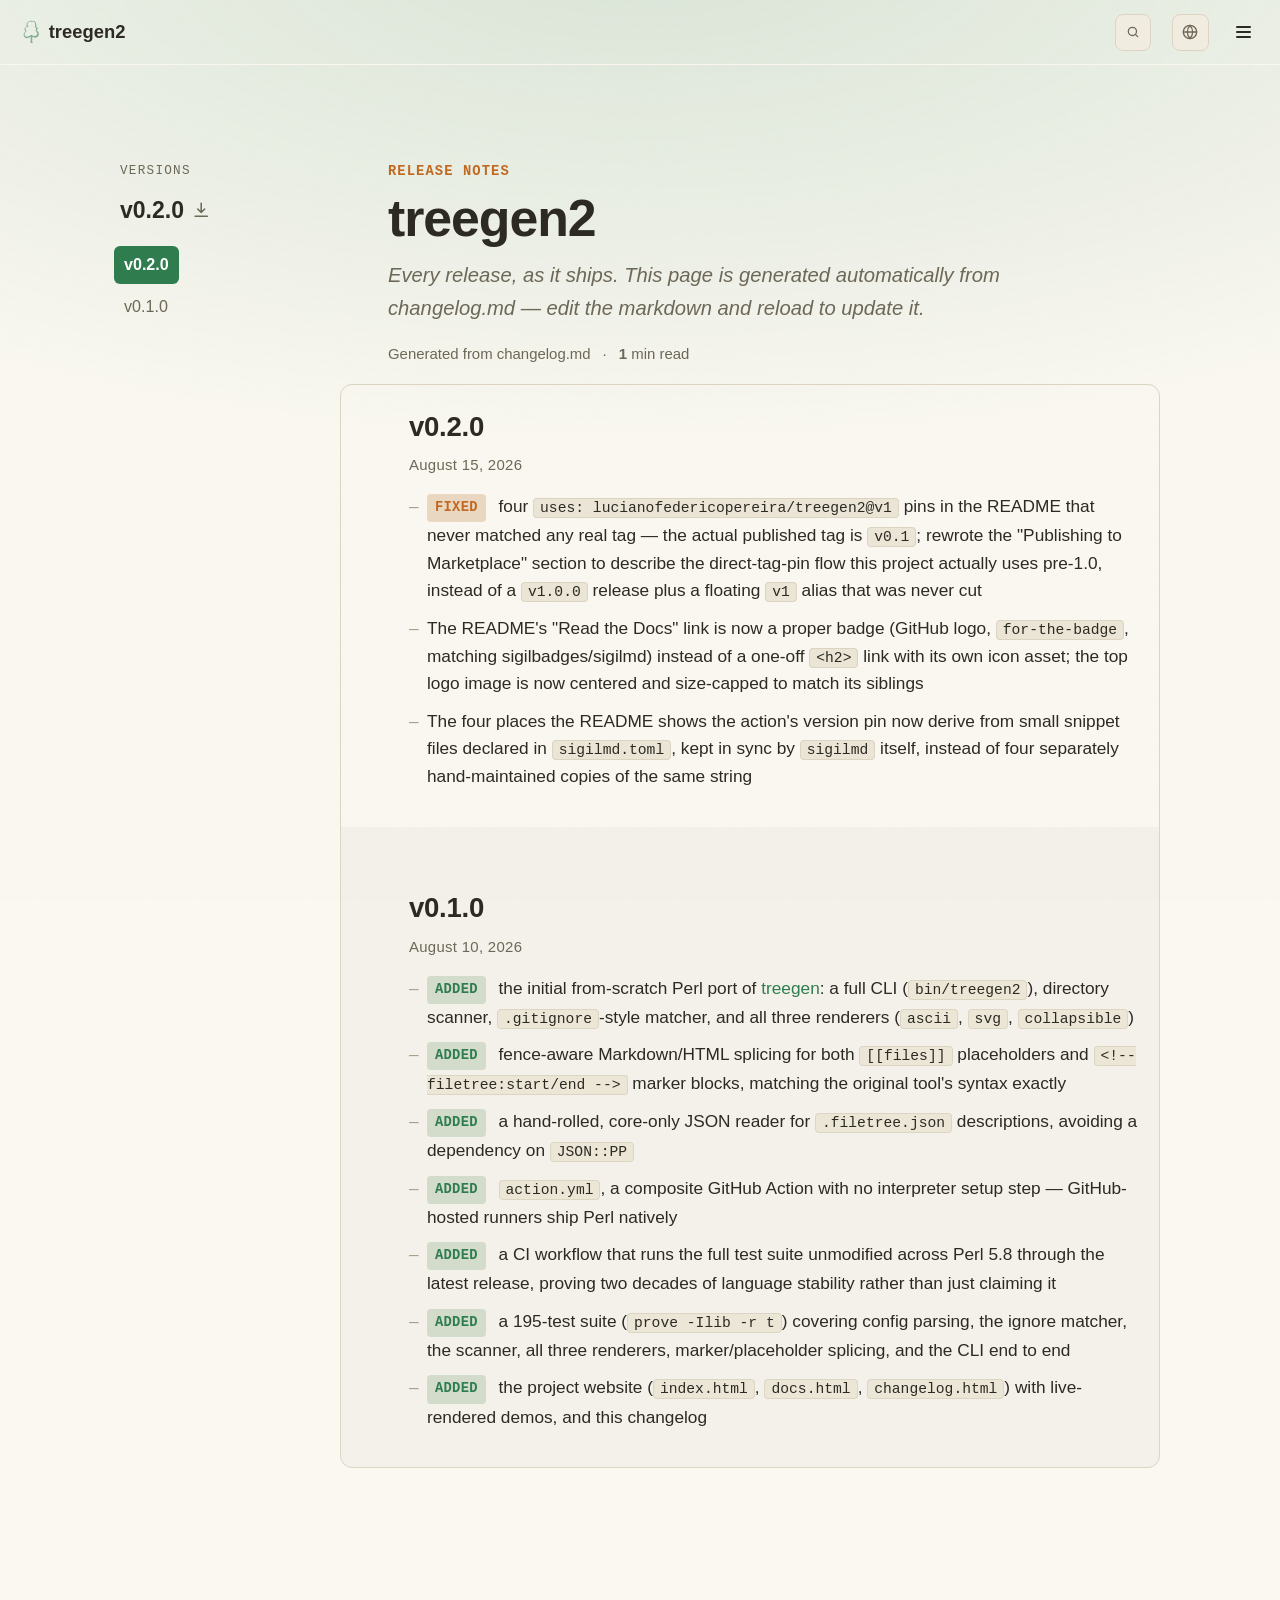
<file: changelog.html>
<!doctype html>
<html lang="en">
<head>
<script>
document.documentElement.classList.add('js');
setTimeout(function () { document.body && document.body.classList.add('loaded'); }, 1500);
/* Sets the real <html lang> before <body> paints — see index.html's copy
   of this same block for the full reasoning. Keeps a returning visitor
   with a stored non-English locale from seeing a flash of English static
   chrome immediately swapped once assets/locale.js runs. */
try {
  var storedLocale = localStorage.getItem('treegen2-locale');
  if (storedLocale && storedLocale !== 'en') document.documentElement.lang = storedLocale;
} catch (e) {}
</script>
<meta charset="utf-8" />
<meta name="viewport" content="width=device-width, initial-scale=1" />
<meta name="color-scheme" content="light dark" />
<title>Changelog · treegen2</title>
<meta name="author" content="Luciano Federico Pereira" />
<meta name="description" content="treegen2 release notes — every version, as it ships." />
<meta property="og:type" content="website" />
<meta property="og:title" content="Changelog · treegen2" />
<meta property="og:description" content="treegen2 release notes — every version, as it ships." />
<meta name="twitter:card" content="summary" />
<meta name="theme-color" content="#faf8f1" media="(prefers-color-scheme: light)" />
<meta name="theme-color" content="#14170f" media="(prefers-color-scheme: dark)" />
<link rel="icon" href="data:image/svg+xml,%3Csvg xmlns='http://www.w3.org/2000/svg' viewBox='0 0 100 100'%3E%3Ctext y='.9em' font-size='90'%3E%F0%9F%8C%B3%3C/text%3E%3C/svg%3E" />
<link rel="stylesheet" href="assets/site.css" />
<link rel="stylesheet" href="assets/palettes.css" />
<link rel="stylesheet" href="assets/changelog.css" />
<link rel="stylesheet" href="assets/locale.css" />
<!-- Cheap even if translate is never engaged — actual script load is lazy,
     see assets/locale.js. -->
<link rel="preconnect" crossorigin="anonymous" href="https://translate.google.com">
<link rel="preconnect" crossorigin="anonymous" href="https://translate.googleapis.com">
<link rel="dns-prefetch" href="https://translate.google.com">
<link rel="dns-prefetch" href="https://translate.googleapis.com">
</head>
<body data-github-repo="lucianofedericopereira/treegen2">

<svg style="position:absolute; width:0; height:0; overflow:hidden" aria-hidden="true">
  <symbol id="icon-tree" viewBox="39 -1409 1165 1662">
    <path transform="scale(1,-1)" d="M1161 438Q1161 328 1093 250Q1022 168 914 168Q834 168 697 228Q685 -99 685 -80Q685 -157 736 -187V-210H568L589 196Q589 205 586 228Q431 124 339 124Q214 124 145 207Q82 284 82 412Q82 461 145.0 533.5Q208 606 208 609Q208 613 183 654Q143 720 143 800Q143 898 312 972Q290 995 290 1072Q290 1202 406 1288Q513 1366 647 1366Q756 1366 840 1321Q935 1269 967 1174Q987 1114 987 1086Q987 1036 949 972Q989 938 1028 904Q1074 859 1074 816Q1074 752 992 672Q1161 610 1161 438ZM1047 448Q1047 493 987.0 566.5Q927 640 927 674Q927 693 949.0 740.0Q971 787 971 805Q971 845 927.5 890.5Q884 936 884 979Q884 1001 894.5 1042.0Q905 1083 905 1105Q905 1159 867.0 1216.5Q829 1274 779 1293Q758 1301 723 1301Q704 1301 669.5 1292.5Q635 1284 617 1284Q606 1284 599 1298Q583 1301 565 1301Q479 1301 417.0 1231.5Q355 1162 355 1075Q355 1057 370.5 1027.0Q386 997 401 987Q421 974 421 969Q421 939 385 926Q357 926 303 917Q263 905 235.5 869.5Q208 834 208 792Q208 746 246.5 691.5Q285 637 285 639Q285 625 241 580Q192 530 185 515Q148 438 148 402Q148 332 200.0 282.5Q252 233 323 233Q407 233 510.5 304.0Q614 375 614 375Q628 375 723.5 326.0Q819 277 878 277Q934 277 990.5 334.5Q1047 392 1047 448Z"/>
  </symbol>
  <symbol id="icon-external" viewBox="0 0 24 24">
    <path d="M7 17 17 7" />
    <path d="M8 7h9v9" />
  </symbol>
  <symbol id="icon-search" viewBox="0 0 24 24">
    <circle cx="11" cy="11" r="7" />
    <path d="M20 20 16 16" />
  </symbol>
  <symbol id="icon-chevron-up" viewBox="0 0 24 24">
    <path d="M5 15 12 8 19 15" />
  </symbol>
  <symbol id="flag-bg" viewBox="0 0 640 480">
<path fill="#fff" d="M0 0h640v160H0z"/>
  <path fill="#00966e" d="M0 160h640v160H0z"/>
  <path fill="#d62612" d="M0 320h640v160H0z"/>
  </symbol>
  <symbol id="flag-cn" viewBox="0 0 640 480">
<defs>
    <path id="cn-a" fill="#ff0" d="M-.6.8 0-1 .6.8-1-.3h2z"/>
  </defs>
  <path fill="#ee1c25" d="M0 0h640v480H0z"/>
  <use href="#cn-a" width="30" height="20" transform="matrix(71.9991 0 0 72 120 120)"/>
  <use href="#cn-a" width="30" height="20" transform="rotate(239.07 133.748 -44.074)scale(23.99992 23.99978)"/>
  <use href="#cn-a" width="30" height="20" transform="rotate(-98.11 185.558 -77.035)scale(24 23.9997)"/>
  <use href="#cn-a" width="30" height="20" transform="matrix(6.5991 -23.0749 23.0746 6.59919 288 168)"/>
  <use href="#cn-a" width="30" height="20" transform="matrix(14.9991 -18.73557 18.73533 14.99929 240 216)"/>
  </symbol>
  <symbol id="flag-cz" viewBox="0 0 640 480">
<path fill="#fff" d="M0 0h640v240H0z"/>
  <path fill="#d7141a" d="M0 240h640v240H0z"/>
  <path fill="#11457e" d="M360 240 0 0v480z"/>
  </symbol>
  <symbol id="flag-de" viewBox="0 0 640 480">
<path fill="#fc0" d="M0 320h640v160H0z"/>
  <path fill="#000001" d="M0 0h640v160H0z"/>
  <path fill="red" d="M0 160h640v160H0z"/>
  </symbol>
  <symbol id="flag-dk" viewBox="0 0 640 480">
<path fill="#c8102e" d="M0 0h640.1v480H0z"/>
  <path fill="#fff" d="M205.7 0h68.6v480h-68.6z"/>
  <path fill="#fff" d="M0 205.7h640.1v68.6H0z"/>
  </symbol>
  <symbol id="flag-ee" viewBox="0 0 640 480">
<path fill="#1791ff" d="M0 0h640v160H0z"/>
  <path fill="#000001" d="M0 160h640v160H0z"/>
  <path fill="#fff" d="M0 320h640v160H0z"/>
  </symbol>
  <symbol id="flag-es" viewBox="0 0 640 480">
<path fill="#aa151b" d="M0 0h640v480H0z"/>
  <path fill="#f1bf00" d="M0 120h640v240H0z"/>
  </symbol>
  <symbol id="flag-fi" viewBox="0 0 640 480">
<path fill="#fff" d="M0 0h640v480H0z"/>
  <path fill="#002f6c" d="M0 174.5h640v131H0z"/>
  <path fill="#002f6c" d="M175.5 0h130.9v480h-131z"/>
  </symbol>
  <symbol id="flag-fr" viewBox="0 0 640 480">
<path fill="#fff" d="M0 0h640v480H0z"/>
  <path fill="#000091" d="M0 0h213.3v480H0z"/>
  <path fill="#e1000f" d="M426.7 0H640v480H426.7z"/>
  </symbol>
  <symbol id="flag-gr" viewBox="0 0 640 480">
<path fill="#0d5eaf" fill-rule="evenodd" d="M0 0h640v53.3H0z"/>
  <path fill="#fff" fill-rule="evenodd" d="M0 53.3h640v53.4H0z"/>
  <path fill="#0d5eaf" fill-rule="evenodd" d="M0 106.7h640V160H0z"/>
  <path fill="#fff" fill-rule="evenodd" d="M0 160h640v53.3H0z"/>
  <path fill="#0d5eaf" d="M0 0h266.7v266.7H0z"/>
  <path fill="#0d5eaf" fill-rule="evenodd" d="M0 213.3h640v53.4H0z"/>
  <path fill="#fff" fill-rule="evenodd" d="M0 266.7h640V320H0z"/>
  <path fill="#0d5eaf" fill-rule="evenodd" d="M0 320h640v53.3H0z"/>
  <path fill="#fff" fill-rule="evenodd" d="M0 373.3h640v53.4H0z"/>
  <g fill="#fff" fill-rule="evenodd" stroke-width="1.3">
    <path d="M106.7 0H160v266.7h-53.3z"/>
    <path d="M0 106.7h266.7V160H0z"/>
  </g>
  <path fill="#0d5eaf" d="M0 426.7h640V480H0z"/>
  </symbol>
  <symbol id="flag-hr" viewBox="0 0 640 480">
<path fill="#171796" d="M0 0h640v480H0z"/>
  <path fill="#fff" d="M0 0h640v320H0z"/>
  <path fill="red" d="M0 0h640v160H0z"/>
  </symbol>
  <symbol id="flag-hu" viewBox="0 0 640 480">
<g fill-rule="evenodd">
    <path fill="#fff" d="M640 480H0V0h640z"/>
    <path fill="#388d00" d="M640 480H0V320h640z"/>
    <path fill="#d43516" d="M640 160.1H0V.1h640z"/>
  </g>
  </symbol>
  <symbol id="flag-ie" viewBox="0 0 640 480">
<g fill-rule="evenodd" stroke-width="1pt">
    <path fill="#fff" d="M0 0h640v480H0z"/>
    <path fill="#009a49" d="M0 0h213.3v480H0z"/>
    <path fill="#ff7900" d="M426.7 0H640v480H426.7z"/>
  </g>
  </symbol>
  <symbol id="flag-it" viewBox="0 0 640 480">
<g fill-rule="evenodd" stroke-width="1pt">
    <path fill="#fff" d="M0 0h640v480H0z"/>
    <path fill="#009246" d="M0 0h213.3v480H0z"/>
    <path fill="#ce2b37" d="M426.7 0H640v480H426.7z"/>
  </g>
  </symbol>
  <symbol id="flag-lt" viewBox="0 0 640 480">
<g fill-rule="evenodd" stroke-width="1pt" transform="scale(.64143 .96773)">
    <rect width="1063" height="708.7" fill="#006a44" rx="0" ry="0" transform="scale(.93865 .69686)"/>
    <rect width="1063" height="236.2" y="475.6" fill="#c1272d" rx="0" ry="0" transform="scale(.93865 .69686)"/>
    <path fill="#fdb913" d="M0 0h997.8v164.6H0z"/>
  </g>
  </symbol>
  <symbol id="flag-lv" viewBox="0 0 640 480">
<g fill-rule="evenodd">
    <path fill="#fff" d="M0 0h640v480H0z"/>
    <path fill="#981e32" d="M0 0h640v192H0zm0 288h640v192H0z"/>
  </g>
  </symbol>
  <symbol id="flag-mt" viewBox="0 0 640 480">
<path fill="#fff" d="M0 0h320v480H0z"/>
  <path fill="#cf142b" d="M320 0h320v480H320z"/>
  </symbol>
  <symbol id="flag-nl" viewBox="0 0 640 480">
<path fill="#ae1c28" d="M0 0h640v160H0z"/>
  <path fill="#fff" d="M0 160h640v160H0z"/>
  <path fill="#21468b" d="M0 320h640v160H0z"/>
  </symbol>
  <symbol id="flag-pl" viewBox="0 0 640 480">
<g fill-rule="evenodd">
    <path fill="#fff" d="M640 480H0V0h640z"/>
    <path fill="#dc143c" d="M640 480H0V240h640z"/>
  </g>
  </symbol>
  <symbol id="flag-pt" viewBox="0 0 640 480">
<path fill="red" d="M256 0h384v480H256z"/>
  <path fill="#060" d="M0 0h256v480H0z"/>
  </symbol>
  <symbol id="flag-ro" viewBox="0 0 640 480">
<g fill-rule="evenodd" stroke-width="1pt">
    <path fill="#00319c" d="M0 0h213.3v480H0z"/>
    <path fill="#ffde00" d="M213.3 0h213.4v480H213.3z"/>
    <path fill="#de2110" d="M426.7 0H640v480H426.7z"/>
  </g>
  </symbol>
  <symbol id="flag-se" viewBox="0 0 640 480">
<path fill="#005293" d="M0 0h640v480H0z"/>
  <path fill="#fecb00" d="M176 0v192H0v96h176v192h96V288h368v-96H272V0z"/>
  </symbol>
  <symbol id="flag-si" viewBox="0 0 640 480">
<defs>
    <clipPath id="si-a">
      <path fill-opacity=".7" d="M-15 0h682.6v512H-15.1z"/>
    </clipPath>
  </defs>
  <g fill-rule="evenodd" stroke-width="1pt" clip-path="url(#si-a)" transform="translate(14.1)scale(.9375)">
    <path fill="#fff" d="M-62 0H962v512H-62z"/>
    <path fill="#d50000" d="M-62 341.3H962V512H-62z"/>
    <path fill="#0000bf" d="M-62 170.7H962v170.6H-62z"/>
    <path fill="#d50000" d="M228.4 93c-4 61.6-6.4 95.4-15.7 111-10.2 16.8-20 29.1-59.7 44-39.6-14.9-49.4-27.2-59.6-44-9.4-15.6-11.7-49.4-15.7-111l5.8-2c11.8-3.6 20.6-6.5 27.1-7.8 9.3-2 17.3-4.2 42.3-4.7 25 .4 33 2.8 42.3 4.8q9.7 2.1 27.3 7.7z"/>
    <path fill="#0000bf" d="M222.6 91c-3.8 61.5-7 89.7-12 103.2-9.6 23.2-24.8 35.9-57.6 48-32.8-12.1-48-24.8-57.7-48-5-13.6-8-41.7-11.8-103.3q17.4-5.6 27.1-7.7c9.3-2 17.3-4.3 42.3-4.7 25 .4 33 2.7 42.3 4.7a284 284 0 0 1 27.4 7.7z"/>
    <path fill="#ffdf00" d="m153 109.8 1.5 3.7 7 1-4.5 2.7 4.3 2.9-6.3 1-2 3.4-2-3.5-6-.8 4-3-4.2-2.7 6.7-1z"/>
    <path fill="#fff" d="m208.3 179.6-3.9-3-2.7-4.6-5.4-4.7-2.9-4.7-5.4-4.9-2.6-4.7-3-2.3-1.8-1.9-5 4.3-2.6 4.7-3.3 3-3.7-2.9-2.7-4.8-10.3-18.3-10.3 18.3-2.7 4.8-3.7 2.9-3.3-3-2.7-4.7-4.9-4.3-1.9 1.8-2.9 2.4-2.6 4.7-5.4 4.9-2.9 4.7-5.4 4.7-2.7 4.6-3.9 3a66 66 0 0 0 18.6 36.3 107 107 0 0 0 36.6 20.5 104 104 0 0 0 36.8-20.5c5.8-6 16.6-19.3 18.6-36.3"/>
    <path fill="#ffdf00" d="m169.4 83.9 1.6 3.7 7 1-4.6 2.7 4.4 2.9-6.3 1-2 3.4-2-3.5-6-.8 4-3-4.2-2.7 6.6-1zm-33 0 1.6 3.7 7 .9-4.5 2.7 4.3 2.9-6.3 1-2 3.4-2-3.4-6-.9 4-3-4.2-2.7 6.7-1z"/>
    <path fill="#0000bf" d="M199.7 203h-7.4l-7-.5-8.3-4h-9.4l-8.1 4-6.5.6-6.4-.6-8.1-4H129l-8.4 4-6.9.6-7.6-.1-3.6-6.2.1-.2 11.2 1.9 6.9-.5 8.3-4.1h9.4l8.2 4 6.4.6 6.5-.6 8.1-4h9.4l8.4 4 6.9.6 10.8-2 .2.4zm-86.4 9.5 7.4-.5 8.3-4h9.4l8.2 4 6.4.5 6.4-.5 8.2-4h9.4l8.3 4 7.5.5 4.8-6h-.1l-5.2 1.4-6.9-.5-8.3-4h-9.4l-8.2 4-6.4.6-6.5-.6-8.1-4H129l-8.4 4-6.9.6-5-1.3v.2l4.5 5.6z"/>
  </g>
  </symbol>
  <symbol id="flag-sk" viewBox="0 0 640 480">
<path fill="#ee1c25" d="M0 0h640v480H0z"/>
  <path fill="#0b4ea2" d="M0 0h640v320H0z"/>
  <path fill="#fff" d="M0 0h640v160H0z"/>
  <path fill="#fff" d="M233 370.8c-43-20.7-104.6-61.9-104.6-143.2 0-81.4 4-118.4 4-118.4h201.3s3.9 37 3.9 118.4S276 350 233 370.8"/>
  <path fill="#ee1c25" d="M233 360c-39.5-19-96-56.8-96-131.4s3.6-108.6 3.6-108.6h184.8s3.5 34 3.5 108.6C329 303.3 272.5 341 233 360"/>
  <path fill="#fff" d="M241.4 209c10.7.2 31.6.6 50.1-5.6 0 0-.4 6.7-.4 14.4s.5 14.4.5 14.4c-17-5.7-38.1-5.8-50.2-5.7v41.2h-16.8v-41.2c-12-.1-33.1 0-50.1 5.7 0 0 .5-6.7.5-14.4s-.5-14.4-.5-14.4c18.5 6.2 39.4 5.8 50 5.6v-25.9c-9.7 0-23.7.4-39.6 5.7 0 0 .5-6.6.5-14.4 0-7.7-.5-14.4-.5-14.4 15.9 5.3 29.9 5.8 39.6 5.7-.5-16.4-5.3-37-5.3-37s9.9.7 13.8.7 13.8-.7 13.8-.7-4.8 20.6-5.3 37c9.7.1 23.7-.4 39.6-5.7 0 0-.5 6.7-.5 14.4s.5 14.4.5 14.4a119 119 0 0 0-39.7-5.7v26z"/>
  <path fill="#0b4ea2" d="M233 263.3c-19.9 0-30.5 27.5-30.5 27.5s-6-13-22.2-13c-11 0-19 9.7-24.2 18.8 20 31.7 51.9 51.3 76.9 63.4 25-12 57-31.7 76.9-63.4-5.2-9-13.2-18.8-24.2-18.8-16.2 0-22.2 13-22.2 13S253 263.3 233 263.3"/>
  </symbol>
  <symbol id="flag-us" viewBox="0 0 640 480">
<path fill="#bd3d44" d="M0 0h640v480H0"/>
  <path stroke="#fff" stroke-width="37" d="M0 55.3h640M0 129h640M0 203h640M0 277h640M0 351h640M0 425h640"/>
  <path fill="#192f5d" d="M0 0h364.8v258.5H0"/>
  <marker id="us-a" markerHeight="30" markerWidth="30">
    <path fill="#fff" d="m14 0 9 27L0 10h28L5 27z"/>
  </marker>
  <path fill="none" marker-mid="url(#us-a)" d="m0 0 16 11h61 61 61 61 60L47 37h61 61 60 61L16 63h61 61 61 61 60L47 89h61 61 60 61L16 115h61 61 61 61 60L47 141h61 61 60 61L16 166h61 61 61 61 60L47 192h61 61 60 61L16 218h61 61 61 61 60z"/>
  </symbol>
  <symbol id="icon-globe" viewBox="0 0 24 24">
    <circle cx="12" cy="12" r="10"/>
    <path d="M2 12h20"/>
    <path d="M12 2a15.3 15.3 0 0 1 4 10 15.3 15.3 0 0 1-4 10 15.3 15.3 0 0 1-4-10 15.3 15.3 0 0 1 4-10z"/>
  </symbol>
</svg>

<div class="print-only" id="print-meta" aria-hidden="true">
  <strong id="print-meta-title"></strong>
  <span id="print-meta-url"></span>
  <span id="print-meta-date"></span>
</div>

<a class="skip-link" href="#main-content">Skip to content</a>

<div class="shell">

<nav class="nav" aria-label="Primary">
  <div class="wrap">
    <a class="brand notranslate" href="index.html#top"><span class="logo"><svg class="logo-tree" aria-hidden="true"><use href="#icon-tree"/></svg></span> treegen2</a>
    <div class="links" id="nav-links">
      <a class="link i18n" href="index.html#compare"><span data-i18n-default>Why</span><span data-locale="es" class="notranslate">Por qué</span><span data-locale="it" class="notranslate">Perché</span></a>
      <a class="link i18n" href="index.html#demo"><span data-i18n-default>Live demo</span><span data-locale="es" class="notranslate">Demo en vivo</span><span data-locale="it" class="notranslate">Demo dal vivo</span></a>
      <a class="link i18n" href="index.html#variants"><span data-i18n-default>Styles</span><span data-locale="es" class="notranslate">Estilos</span><span data-locale="it" class="notranslate">Stili</span></a>
      <a class="link i18n" href="index.html#use-cases"><span data-i18n-default>Use cases</span><span data-locale="es" class="notranslate">Casos de uso</span><span data-locale="it" class="notranslate">Casi d'uso</span></a>
      <a class="link i18n" href="index.html#how"><span data-i18n-default>How it works</span><span data-locale="es" class="notranslate">Cómo funciona</span><span data-locale="it" class="notranslate">Come funziona</span></a>
      <a class="link i18n" href="index.html#quick-start"><span data-i18n-default>Quick start</span><span data-locale="es" class="notranslate">Inicio rápido</span><span data-locale="it" class="notranslate">Avvio rapido</span></a>
      <a class="link i18n" href="index.html#options"><span data-i18n-default>Options</span><span data-locale="es" class="notranslate">Opciones</span><span data-locale="it" class="notranslate">Opzioni</span></a>
      <a class="link i18n" href="index.html#features"><span data-i18n-default>Features</span><span data-locale="es" class="notranslate">Funciones</span><span data-locale="it" class="notranslate">Funzionalità</span></a>
      <a class="link" href="index.html#faq">FAQ</a>
      <div class="links-external">
        <a class="link link--external i18n" href="docs.html"><span data-i18n-default>Docs</span><span data-locale="es" class="notranslate">Documentación</span><span data-locale="it" class="notranslate">Documentazione</span><svg class="link-external-icon" aria-hidden="true"><use href="#icon-external"/></svg></a>
        <a class="link link--external notranslate" href="https://github.com/lucianofedericopereira/treegen2" target="_blank" rel="noopener">GitHub<svg class="link-external-icon" aria-hidden="true"><use href="#icon-external"/></svg></a>
      </div>
    </div>
    <div class="spacer"></div>
    <button type="button" class="search-trigger" id="search-trigger" aria-haspopup="dialog" aria-label="Search or jump to&hellip;">
      <svg class="search-trigger-icon" aria-hidden="true"><use href="#icon-search"/></svg>
      <span class="search-trigger-label">Search</span>
      <kbd class="search-kbd">S</kbd>
    </button>
    <div class="locale-switcher notranslate" id="locale-switcher">
      <button type="button" class="locale-trigger" id="locale-trigger"
              aria-haspopup="true" aria-expanded="false" aria-controls="locale-menu"
              aria-label="Choose language">
        <svg class="locale-trigger-icon" aria-hidden="true"><use href="#icon-globe"/></svg>
      </button>
      <ul class="locale-menu" id="locale-menu" role="menu" aria-hidden="true" aria-label="Choose language"></ul>
      <span class="locale-announce" id="locale-announce" role="status" aria-live="polite"></span>
    </div>
    <div id="translate" class="notranslate" hidden></div>
    <button type="button" class="nav-toggle" id="nav-toggle" aria-expanded="false" aria-controls="nav-links" aria-label="Toggle menu">
      <span class="nav-toggle-bar"></span>
      <span class="nav-toggle-bar"></span>
      <span class="nav-toggle-bar"></span>
    </button>
  </div>
</nav>

<dialog class="search-modal" id="search-modal" aria-label="Search or jump to">
  <div class="search-input-wrap">
    <svg aria-hidden="true"><use href="#icon-search"/></svg>
    <input type="search" id="search-input" placeholder="Search or jump to&hellip;" autocomplete="off" aria-controls="search-results" aria-expanded="false" role="combobox" />
  </div>
  <ul class="search-results" id="search-results" role="listbox"></ul>
</dialog>

<main id="main-content">

<div class="changelog-layout">
  <article class="article">
    <p class="changelog-eyebrow i18n"><span data-i18n-default>Release Notes</span><span data-locale="es" class="notranslate">Notas de la versión</span><span data-locale="it" class="notranslate">Note di rilascio</span></p>
    <h1 class="title" id="pageTitle">Changelog</h1>
    <p class="dek" id="dek"></p>
    <p class="changelog-byline">
      <span class="i18n"><span data-i18n-default>Generated from changelog.md</span><span data-locale="es" class="notranslate">Generado desde changelog.md</span><span data-locale="it" class="notranslate">Generato da changelog.md</span></span>
      <span class="dot"></span>
      <span id="totalRead">&ndash; min read</span>
    </p>

    <div id="sections">
      <p class="changelog-loading">Loading changelog&hellip;</p>
    </div>
  </article>

  <aside>
    <p class="changelog-toc-label i18n"><span data-i18n-default>Versions</span><span data-locale="es" class="notranslate">Versiones</span><span data-locale="it" class="notranslate">Versioni</span></p>
    <div class="changelog-toc-meta">
      <a class="changelog-current-version" id="currentVersion" target="_blank" rel="noopener"></a>
    </div>
    <ul class="changelog-toc-list" id="tocList"></ul>
  </aside>
</div>

</main>

</div><!-- /.shell -->

<footer class="reveal-footer">
  <div class="wrap">
    <p>
      <a class="notranslate" href="https://github.com/lucianofedericopereira/treegen2">GitHub</a><span class="no-print"> ·</span>
      <a class="i18n" href="index.html"><span data-i18n-default>Home</span><span data-locale="es" class="notranslate">Inicio</span><span data-locale="it" class="notranslate">Home</span></a><span class="no-print"> ·</span>
      <a class="i18n" href="docs.html"><span data-i18n-default>Docs</span><span data-locale="es" class="notranslate">Documentación</span><span data-locale="it" class="notranslate">Documentazione</span></a><span class="no-print"> ·</span>
      <a class="notranslate" href="https://github.com/lucianofedericopereira/treegen2/blob/main/LICENSE">MIT License</a>
    </p>
    <p class="muted"><span class="no-print notranslate"><svg class="logo-tree logo-tree--sm" aria-hidden="true"><use href="#icon-tree"/></svg> treegen2 · by </span><a class="notranslate" href="https://github.com/lucianofedericopereira">Luciano Federico Pereira</a><span class="no-print notranslate"> · MIT</span></p>
  </div>
</footer>

<button type="button" class="back-to-top" id="back-to-top" aria-label="Back to top">
  <svg aria-hidden="true"><use href="#icon-chevron-up"/></svg>
</button>

<script src="assets/site.js"></script>
<script src="assets/locale.js"></script>
<script type="module" src="assets/changelog.js"></script>
</body>
</html>
</file>
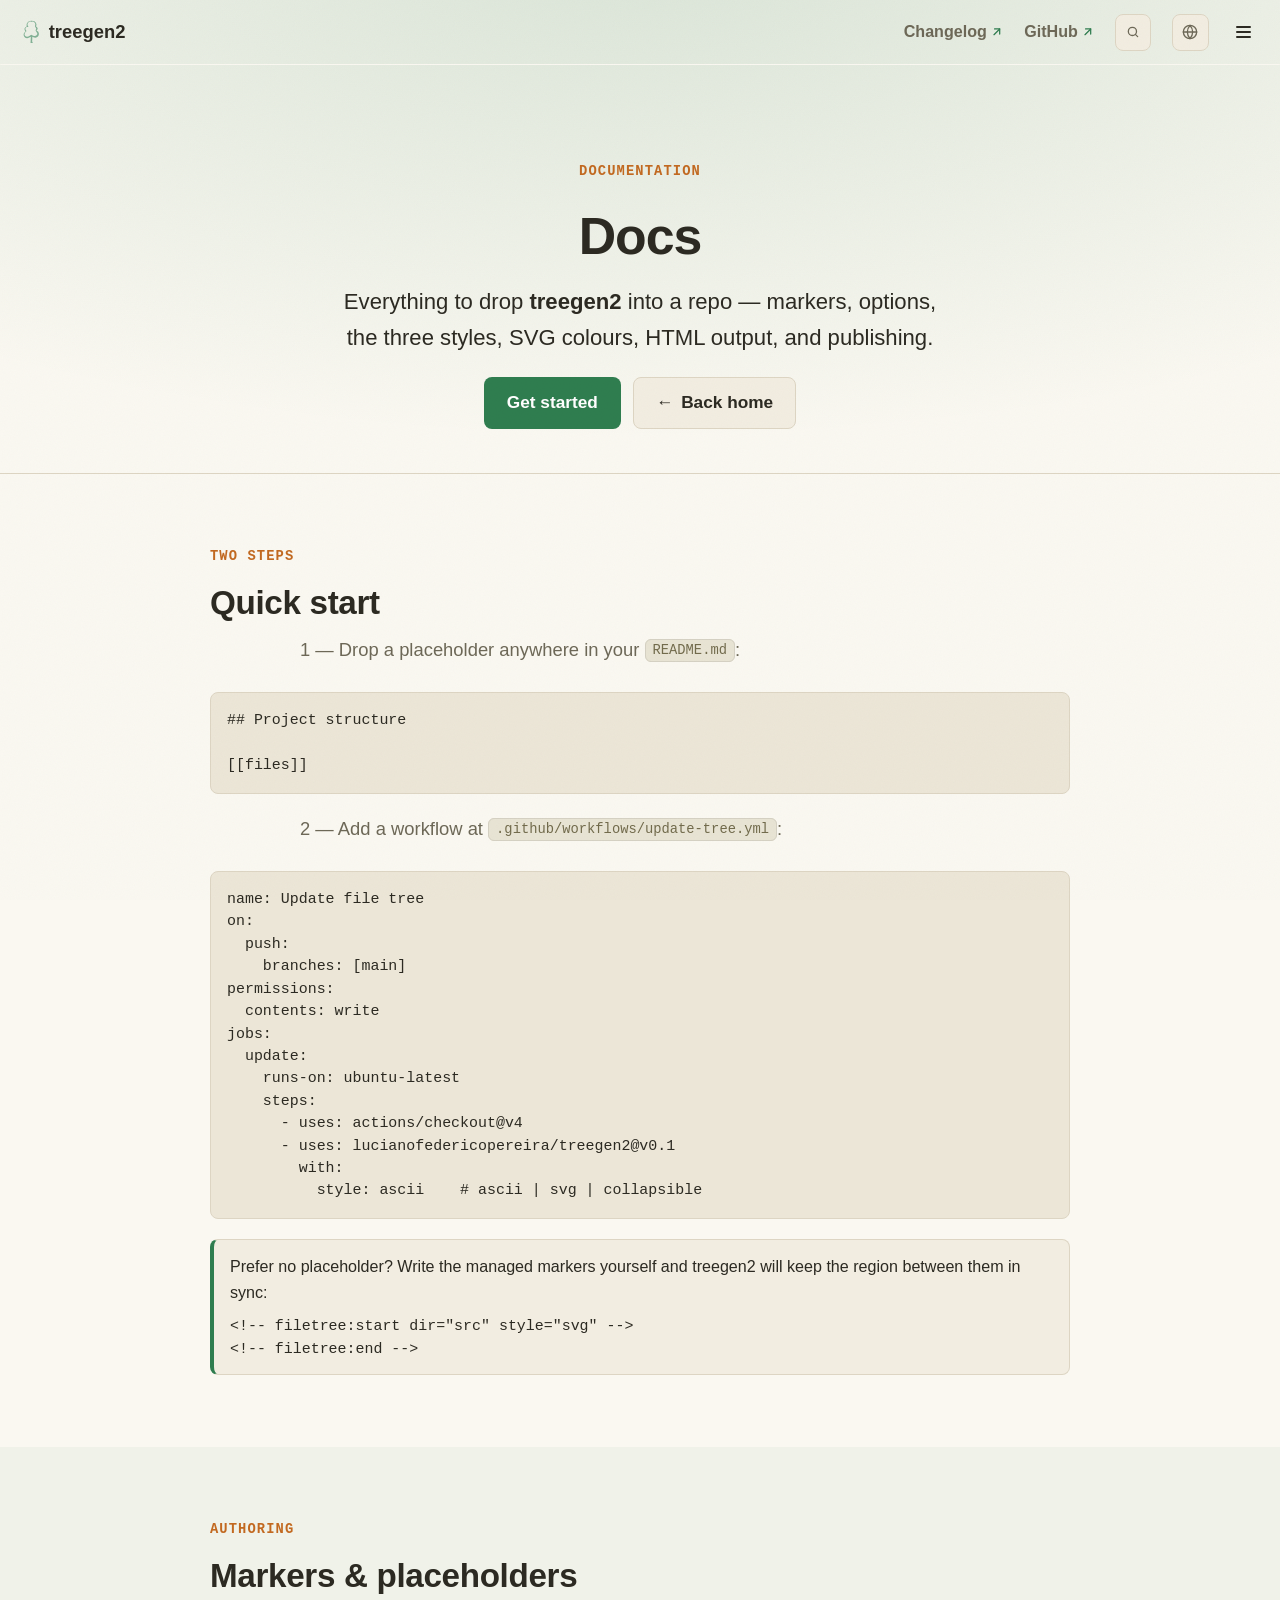
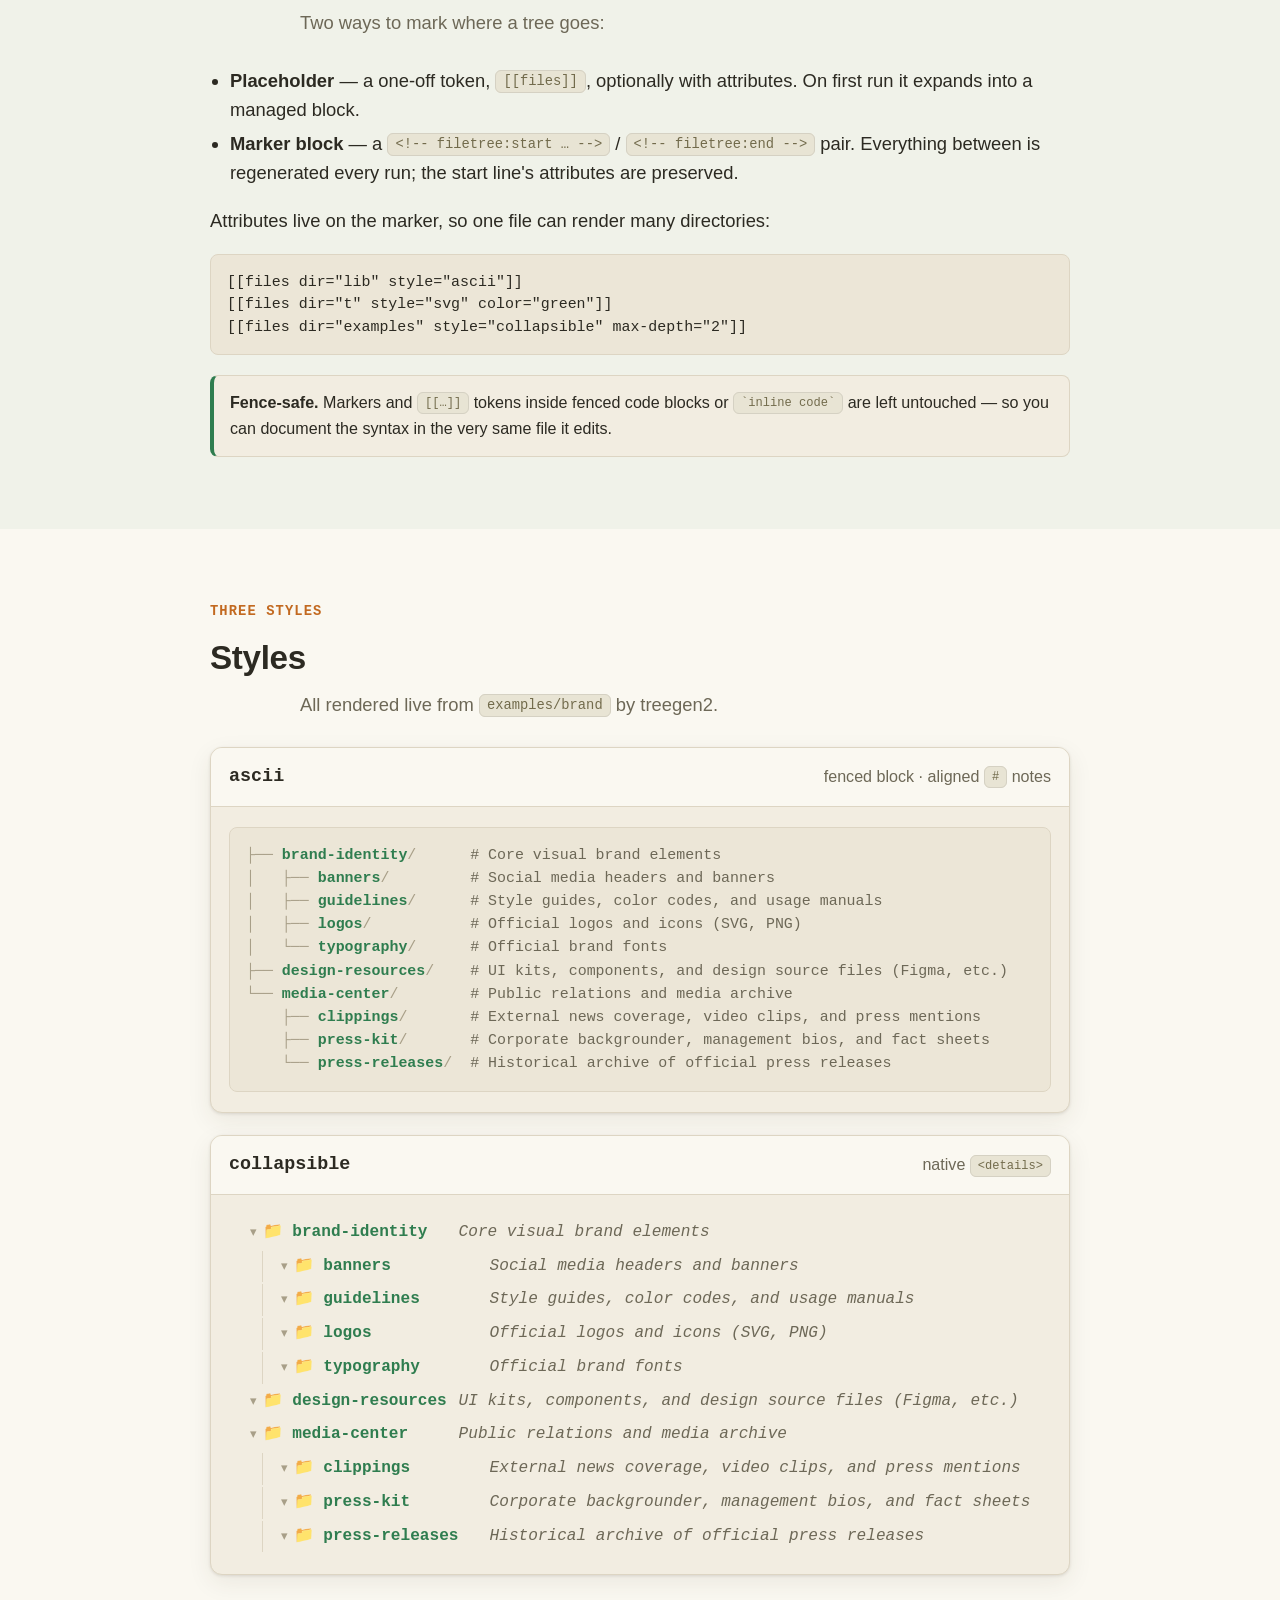
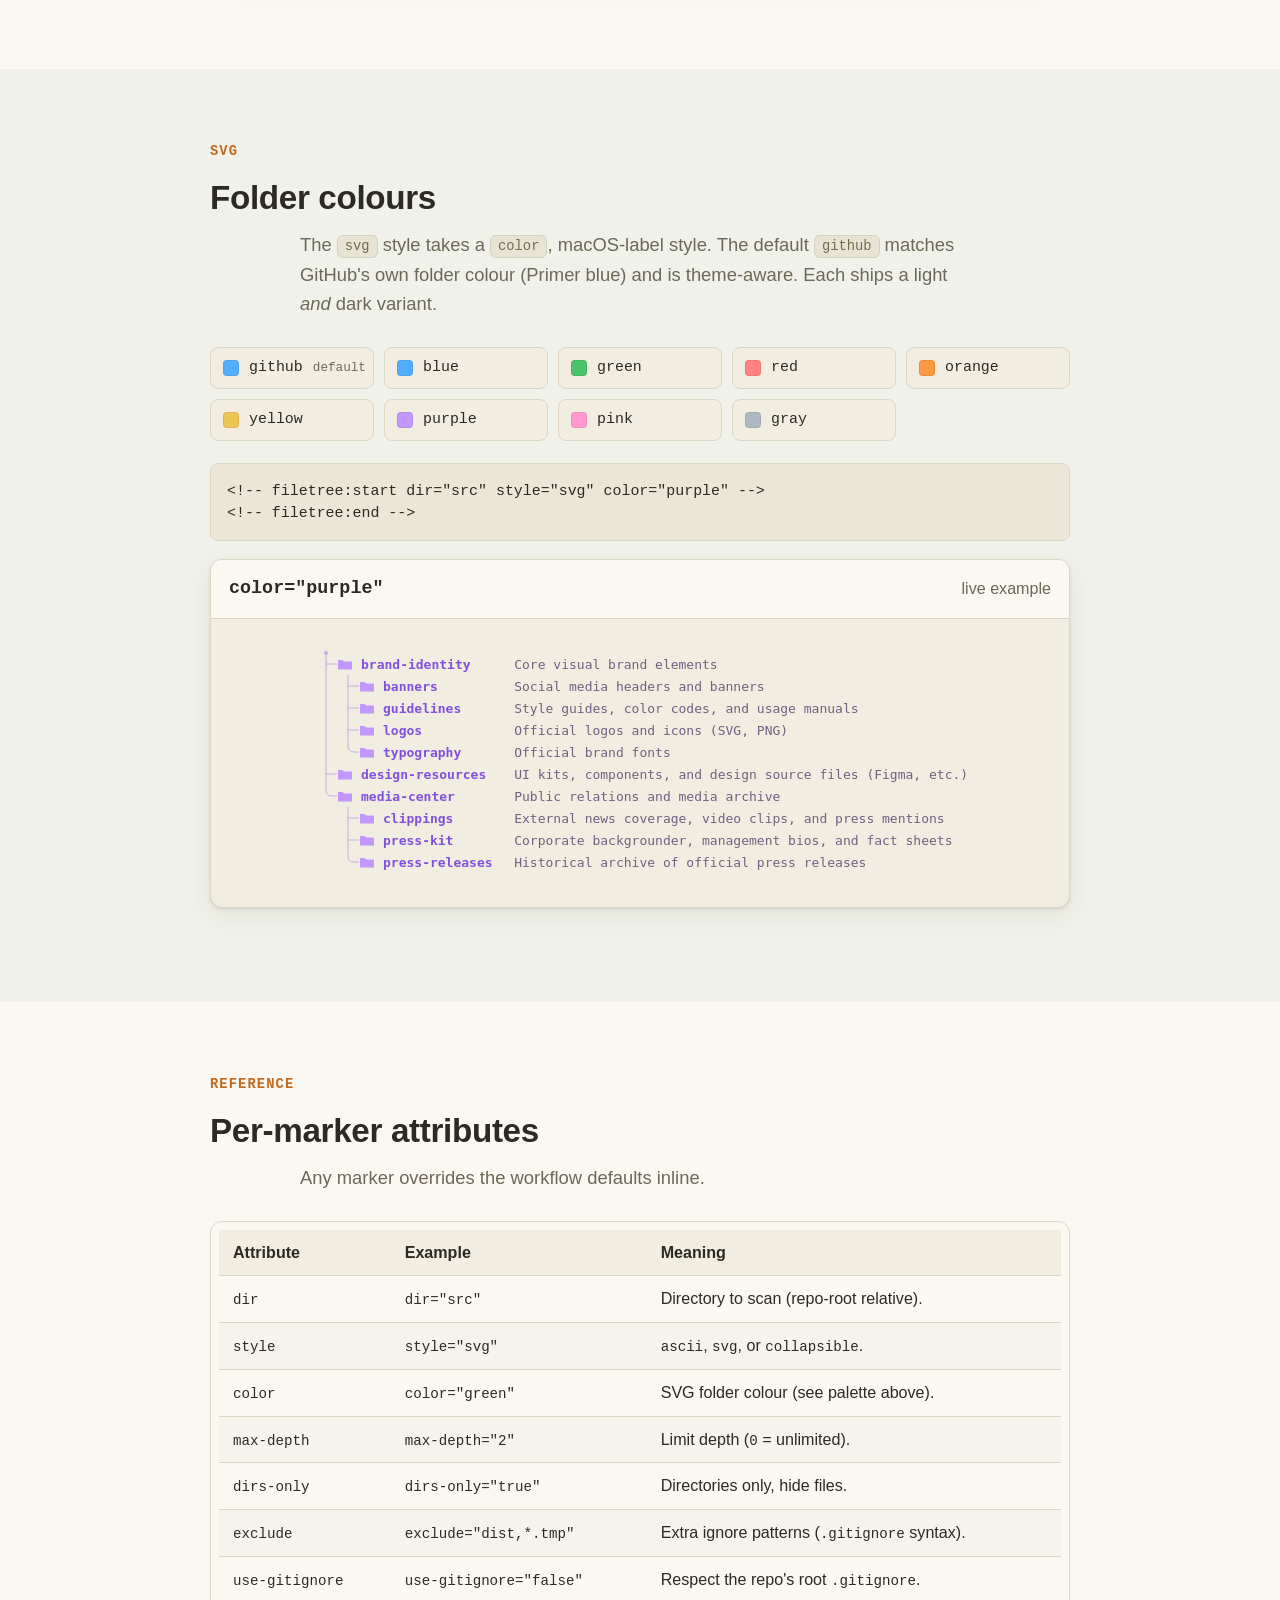
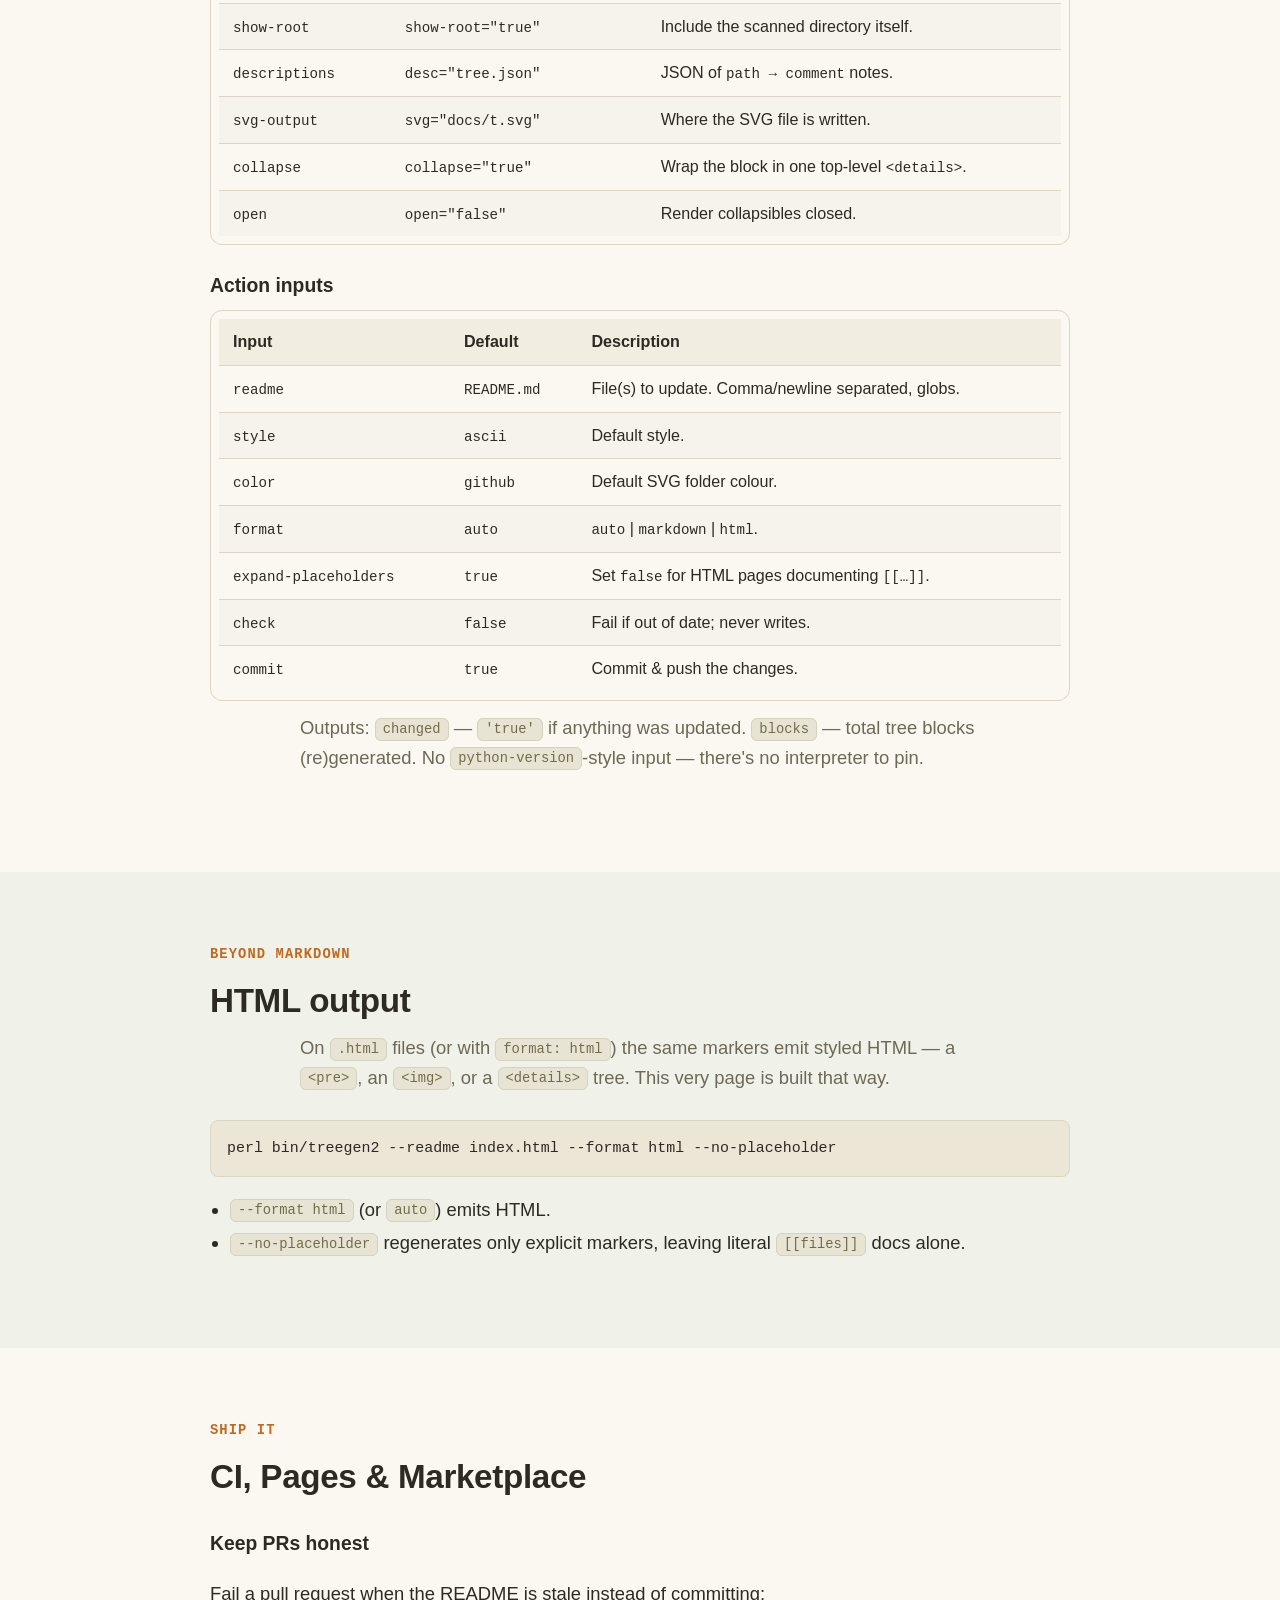
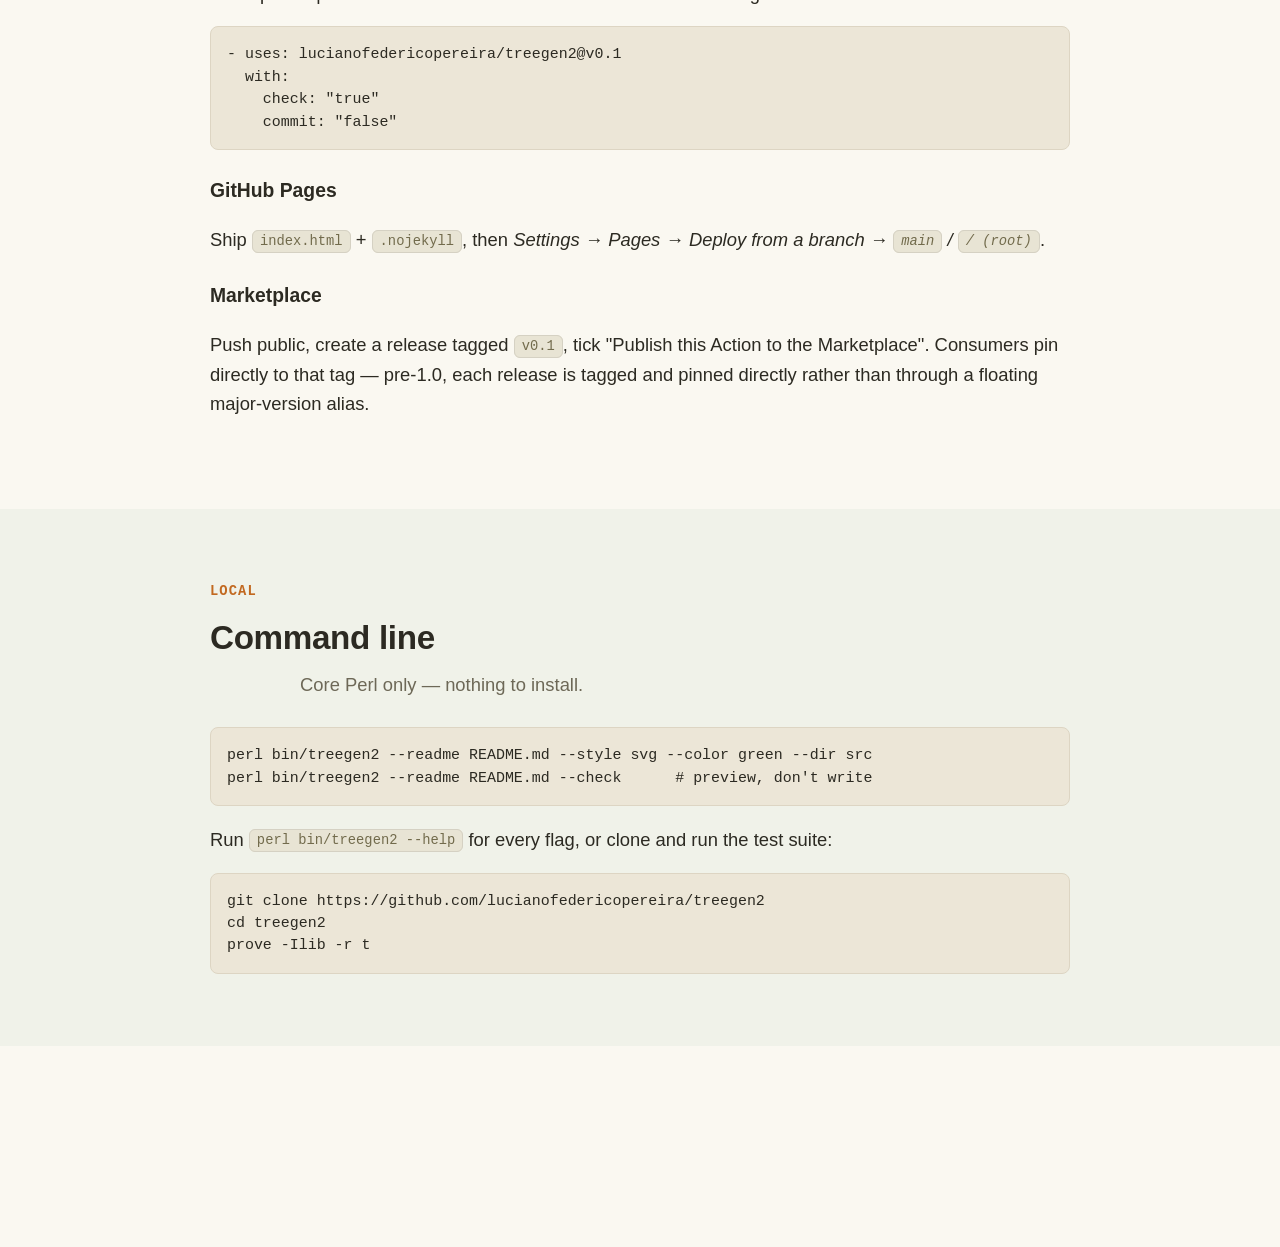
<file: docs.html>
<!doctype html>
<html lang="en">
<head>
<script>
document.documentElement.classList.add('js');
setTimeout(function () { document.body && document.body.classList.add('loaded'); }, 1500);
try {
  var storedLocale = localStorage.getItem('treegen2-locale');
  if (storedLocale && storedLocale !== 'en') document.documentElement.lang = storedLocale;
} catch (e) {}
</script>
<meta charset="utf-8" />
<meta name="viewport" content="width=device-width, initial-scale=1" />
<meta name="color-scheme" content="light dark" />
<title>treegen2 — Documentation</title>
<meta name="author" content="Luciano Federico Pereira" />
<meta name="description" content="treegen2 documentation: markers, options, styles, SVG colours, HTML output, CI, and Marketplace publishing." />
<meta property="og:type" content="website" />
<meta property="og:title" content="treegen2 — Documentation" />
<meta property="og:description" content="treegen2 documentation: markers, options, styles, SVG colours, HTML output, CI, and Marketplace publishing." />
<meta name="twitter:card" content="summary" />
<meta name="theme-color" content="#faf8f1" media="(prefers-color-scheme: light)" />
<meta name="theme-color" content="#14170f" media="(prefers-color-scheme: dark)" />
<link rel="icon" href="data:image/svg+xml,%3Csvg xmlns='http://www.w3.org/2000/svg' viewBox='0 0 100 100'%3E%3Ctext y='.9em' font-size='90'%3E%F0%9F%8C%B3%3C/text%3E%3C/svg%3E" />
<link rel="stylesheet" href="assets/site.css" />
<link rel="stylesheet" href="assets/palettes.css" />
<link rel="stylesheet" href="assets/locale.css" />
<link rel="preconnect" crossorigin="anonymous" href="https://translate.google.com">
<link rel="preconnect" crossorigin="anonymous" href="https://translate.googleapis.com">
<link rel="dns-prefetch" href="https://translate.google.com">
<link rel="dns-prefetch" href="https://translate.googleapis.com">
</head>
<body class="doc" data-github-repo="lucianofedericopereira/treegen2">

<svg style="position:absolute; width:0; height:0; overflow:hidden" aria-hidden="true">
  <symbol id="icon-tree" viewBox="39 -1409 1165 1662">
    <path transform="scale(1,-1)" d="M1161 438Q1161 328 1093 250Q1022 168 914 168Q834 168 697 228Q685 -99 685 -80Q685 -157 736 -187V-210H568L589 196Q589 205 586 228Q431 124 339 124Q214 124 145 207Q82 284 82 412Q82 461 145.0 533.5Q208 606 208 609Q208 613 183 654Q143 720 143 800Q143 898 312 972Q290 995 290 1072Q290 1202 406 1288Q513 1366 647 1366Q756 1366 840 1321Q935 1269 967 1174Q987 1114 987 1086Q987 1036 949 972Q989 938 1028 904Q1074 859 1074 816Q1074 752 992 672Q1161 610 1161 438ZM1047 448Q1047 493 987.0 566.5Q927 640 927 674Q927 693 949.0 740.0Q971 787 971 805Q971 845 927.5 890.5Q884 936 884 979Q884 1001 894.5 1042.0Q905 1083 905 1105Q905 1159 867.0 1216.5Q829 1274 779 1293Q758 1301 723 1301Q704 1301 669.5 1292.5Q635 1284 617 1284Q606 1284 599 1298Q583 1301 565 1301Q479 1301 417.0 1231.5Q355 1162 355 1075Q355 1057 370.5 1027.0Q386 997 401 987Q421 974 421 969Q421 939 385 926Q357 926 303 917Q263 905 235.5 869.5Q208 834 208 792Q208 746 246.5 691.5Q285 637 285 639Q285 625 241 580Q192 530 185 515Q148 438 148 402Q148 332 200.0 282.5Q252 233 323 233Q407 233 510.5 304.0Q614 375 614 375Q628 375 723.5 326.0Q819 277 878 277Q934 277 990.5 334.5Q1047 392 1047 448Z"/>
  </symbol>
  <symbol id="icon-external" viewBox="0 0 24 24">
    <path d="M7 17 17 7" />
    <path d="M8 7h9v9" />
  </symbol>
  <symbol id="icon-search" viewBox="0 0 24 24">
    <circle cx="11" cy="11" r="7" />
    <path d="M20 20 16 16" />
  </symbol>
  <symbol id="icon-chevron-up" viewBox="0 0 24 24">
    <path d="M5 15 12 8 19 15" />
  </symbol>
  <symbol id="flag-bg" viewBox="0 0 640 480">
<path fill="#fff" d="M0 0h640v160H0z"/>
  <path fill="#00966e" d="M0 160h640v160H0z"/>
  <path fill="#d62612" d="M0 320h640v160H0z"/>
  </symbol>
  <symbol id="flag-cn" viewBox="0 0 640 480">
<defs>
    <path id="cn-a" fill="#ff0" d="M-.6.8 0-1 .6.8-1-.3h2z"/>
  </defs>
  <path fill="#ee1c25" d="M0 0h640v480H0z"/>
  <use href="#cn-a" width="30" height="20" transform="matrix(71.9991 0 0 72 120 120)"/>
  <use href="#cn-a" width="30" height="20" transform="rotate(239.07 133.748 -44.074)scale(23.99992 23.99978)"/>
  <use href="#cn-a" width="30" height="20" transform="rotate(-98.11 185.558 -77.035)scale(24 23.9997)"/>
  <use href="#cn-a" width="30" height="20" transform="matrix(6.5991 -23.0749 23.0746 6.59919 288 168)"/>
  <use href="#cn-a" width="30" height="20" transform="matrix(14.9991 -18.73557 18.73533 14.99929 240 216)"/>
  </symbol>
  <symbol id="flag-cz" viewBox="0 0 640 480">
<path fill="#fff" d="M0 0h640v240H0z"/>
  <path fill="#d7141a" d="M0 240h640v240H0z"/>
  <path fill="#11457e" d="M360 240 0 0v480z"/>
  </symbol>
  <symbol id="flag-de" viewBox="0 0 640 480">
<path fill="#fc0" d="M0 320h640v160H0z"/>
  <path fill="#000001" d="M0 0h640v160H0z"/>
  <path fill="red" d="M0 160h640v160H0z"/>
  </symbol>
  <symbol id="flag-dk" viewBox="0 0 640 480">
<path fill="#c8102e" d="M0 0h640.1v480H0z"/>
  <path fill="#fff" d="M205.7 0h68.6v480h-68.6z"/>
  <path fill="#fff" d="M0 205.7h640.1v68.6H0z"/>
  </symbol>
  <symbol id="flag-ee" viewBox="0 0 640 480">
<path fill="#1791ff" d="M0 0h640v160H0z"/>
  <path fill="#000001" d="M0 160h640v160H0z"/>
  <path fill="#fff" d="M0 320h640v160H0z"/>
  </symbol>
  <symbol id="flag-es" viewBox="0 0 640 480">
<path fill="#aa151b" d="M0 0h640v480H0z"/>
  <path fill="#f1bf00" d="M0 120h640v240H0z"/>
  </symbol>
  <symbol id="flag-fi" viewBox="0 0 640 480">
<path fill="#fff" d="M0 0h640v480H0z"/>
  <path fill="#002f6c" d="M0 174.5h640v131H0z"/>
  <path fill="#002f6c" d="M175.5 0h130.9v480h-131z"/>
  </symbol>
  <symbol id="flag-fr" viewBox="0 0 640 480">
<path fill="#fff" d="M0 0h640v480H0z"/>
  <path fill="#000091" d="M0 0h213.3v480H0z"/>
  <path fill="#e1000f" d="M426.7 0H640v480H426.7z"/>
  </symbol>
  <symbol id="flag-gr" viewBox="0 0 640 480">
<path fill="#0d5eaf" fill-rule="evenodd" d="M0 0h640v53.3H0z"/>
  <path fill="#fff" fill-rule="evenodd" d="M0 53.3h640v53.4H0z"/>
  <path fill="#0d5eaf" fill-rule="evenodd" d="M0 106.7h640V160H0z"/>
  <path fill="#fff" fill-rule="evenodd" d="M0 160h640v53.3H0z"/>
  <path fill="#0d5eaf" d="M0 0h266.7v266.7H0z"/>
  <path fill="#0d5eaf" fill-rule="evenodd" d="M0 213.3h640v53.4H0z"/>
  <path fill="#fff" fill-rule="evenodd" d="M0 266.7h640V320H0z"/>
  <path fill="#0d5eaf" fill-rule="evenodd" d="M0 320h640v53.3H0z"/>
  <path fill="#fff" fill-rule="evenodd" d="M0 373.3h640v53.4H0z"/>
  <g fill="#fff" fill-rule="evenodd" stroke-width="1.3">
    <path d="M106.7 0H160v266.7h-53.3z"/>
    <path d="M0 106.7h266.7V160H0z"/>
  </g>
  <path fill="#0d5eaf" d="M0 426.7h640V480H0z"/>
  </symbol>
  <symbol id="flag-hr" viewBox="0 0 640 480">
<path fill="#171796" d="M0 0h640v480H0z"/>
  <path fill="#fff" d="M0 0h640v320H0z"/>
  <path fill="red" d="M0 0h640v160H0z"/>
  </symbol>
  <symbol id="flag-hu" viewBox="0 0 640 480">
<g fill-rule="evenodd">
    <path fill="#fff" d="M640 480H0V0h640z"/>
    <path fill="#388d00" d="M640 480H0V320h640z"/>
    <path fill="#d43516" d="M640 160.1H0V.1h640z"/>
  </g>
  </symbol>
  <symbol id="flag-ie" viewBox="0 0 640 480">
<g fill-rule="evenodd" stroke-width="1pt">
    <path fill="#fff" d="M0 0h640v480H0z"/>
    <path fill="#009a49" d="M0 0h213.3v480H0z"/>
    <path fill="#ff7900" d="M426.7 0H640v480H426.7z"/>
  </g>
  </symbol>
  <symbol id="flag-it" viewBox="0 0 640 480">
<g fill-rule="evenodd" stroke-width="1pt">
    <path fill="#fff" d="M0 0h640v480H0z"/>
    <path fill="#009246" d="M0 0h213.3v480H0z"/>
    <path fill="#ce2b37" d="M426.7 0H640v480H426.7z"/>
  </g>
  </symbol>
  <symbol id="flag-lt" viewBox="0 0 640 480">
<g fill-rule="evenodd" stroke-width="1pt" transform="scale(.64143 .96773)">
    <rect width="1063" height="708.7" fill="#006a44" rx="0" ry="0" transform="scale(.93865 .69686)"/>
    <rect width="1063" height="236.2" y="475.6" fill="#c1272d" rx="0" ry="0" transform="scale(.93865 .69686)"/>
    <path fill="#fdb913" d="M0 0h997.8v164.6H0z"/>
  </g>
  </symbol>
  <symbol id="flag-lv" viewBox="0 0 640 480">
<g fill-rule="evenodd">
    <path fill="#fff" d="M0 0h640v480H0z"/>
    <path fill="#981e32" d="M0 0h640v192H0zm0 288h640v192H0z"/>
  </g>
  </symbol>
  <symbol id="flag-mt" viewBox="0 0 640 480">
<path fill="#fff" d="M0 0h320v480H0z"/>
  <path fill="#cf142b" d="M320 0h320v480H320z"/>
  </symbol>
  <symbol id="flag-nl" viewBox="0 0 640 480">
<path fill="#ae1c28" d="M0 0h640v160H0z"/>
  <path fill="#fff" d="M0 160h640v160H0z"/>
  <path fill="#21468b" d="M0 320h640v160H0z"/>
  </symbol>
  <symbol id="flag-pl" viewBox="0 0 640 480">
<g fill-rule="evenodd">
    <path fill="#fff" d="M640 480H0V0h640z"/>
    <path fill="#dc143c" d="M640 480H0V240h640z"/>
  </g>
  </symbol>
  <symbol id="flag-pt" viewBox="0 0 640 480">
<path fill="red" d="M256 0h384v480H256z"/>
  <path fill="#060" d="M0 0h256v480H0z"/>
  </symbol>
  <symbol id="flag-ro" viewBox="0 0 640 480">
<g fill-rule="evenodd" stroke-width="1pt">
    <path fill="#00319c" d="M0 0h213.3v480H0z"/>
    <path fill="#ffde00" d="M213.3 0h213.4v480H213.3z"/>
    <path fill="#de2110" d="M426.7 0H640v480H426.7z"/>
  </g>
  </symbol>
  <symbol id="flag-se" viewBox="0 0 640 480">
<path fill="#005293" d="M0 0h640v480H0z"/>
  <path fill="#fecb00" d="M176 0v192H0v96h176v192h96V288h368v-96H272V0z"/>
  </symbol>
  <symbol id="flag-si" viewBox="0 0 640 480">
<defs>
    <clipPath id="si-a">
      <path fill-opacity=".7" d="M-15 0h682.6v512H-15.1z"/>
    </clipPath>
  </defs>
  <g fill-rule="evenodd" stroke-width="1pt" clip-path="url(#si-a)" transform="translate(14.1)scale(.9375)">
    <path fill="#fff" d="M-62 0H962v512H-62z"/>
    <path fill="#d50000" d="M-62 341.3H962V512H-62z"/>
    <path fill="#0000bf" d="M-62 170.7H962v170.6H-62z"/>
    <path fill="#d50000" d="M228.4 93c-4 61.6-6.4 95.4-15.7 111-10.2 16.8-20 29.1-59.7 44-39.6-14.9-49.4-27.2-59.6-44-9.4-15.6-11.7-49.4-15.7-111l5.8-2c11.8-3.6 20.6-6.5 27.1-7.8 9.3-2 17.3-4.2 42.3-4.7 25 .4 33 2.8 42.3 4.8q9.7 2.1 27.3 7.7z"/>
    <path fill="#0000bf" d="M222.6 91c-3.8 61.5-7 89.7-12 103.2-9.6 23.2-24.8 35.9-57.6 48-32.8-12.1-48-24.8-57.7-48-5-13.6-8-41.7-11.8-103.3q17.4-5.6 27.1-7.7c9.3-2 17.3-4.3 42.3-4.7 25 .4 33 2.7 42.3 4.7a284 284 0 0 1 27.4 7.7z"/>
    <path fill="#ffdf00" d="m153 109.8 1.5 3.7 7 1-4.5 2.7 4.3 2.9-6.3 1-2 3.4-2-3.5-6-.8 4-3-4.2-2.7 6.7-1z"/>
    <path fill="#fff" d="m208.3 179.6-3.9-3-2.7-4.6-5.4-4.7-2.9-4.7-5.4-4.9-2.6-4.7-3-2.3-1.8-1.9-5 4.3-2.6 4.7-3.3 3-3.7-2.9-2.7-4.8-10.3-18.3-10.3 18.3-2.7 4.8-3.7 2.9-3.3-3-2.7-4.7-4.9-4.3-1.9 1.8-2.9 2.4-2.6 4.7-5.4 4.9-2.9 4.7-5.4 4.7-2.7 4.6-3.9 3a66 66 0 0 0 18.6 36.3 107 107 0 0 0 36.6 20.5 104 104 0 0 0 36.8-20.5c5.8-6 16.6-19.3 18.6-36.3"/>
    <path fill="#ffdf00" d="m169.4 83.9 1.6 3.7 7 1-4.6 2.7 4.4 2.9-6.3 1-2 3.4-2-3.5-6-.8 4-3-4.2-2.7 6.6-1zm-33 0 1.6 3.7 7 .9-4.5 2.7 4.3 2.9-6.3 1-2 3.4-2-3.4-6-.9 4-3-4.2-2.7 6.7-1z"/>
    <path fill="#0000bf" d="M199.7 203h-7.4l-7-.5-8.3-4h-9.4l-8.1 4-6.5.6-6.4-.6-8.1-4H129l-8.4 4-6.9.6-7.6-.1-3.6-6.2.1-.2 11.2 1.9 6.9-.5 8.3-4.1h9.4l8.2 4 6.4.6 6.5-.6 8.1-4h9.4l8.4 4 6.9.6 10.8-2 .2.4zm-86.4 9.5 7.4-.5 8.3-4h9.4l8.2 4 6.4.5 6.4-.5 8.2-4h9.4l8.3 4 7.5.5 4.8-6h-.1l-5.2 1.4-6.9-.5-8.3-4h-9.4l-8.2 4-6.4.6-6.5-.6-8.1-4H129l-8.4 4-6.9.6-5-1.3v.2l4.5 5.6z"/>
  </g>
  </symbol>
  <symbol id="flag-sk" viewBox="0 0 640 480">
<path fill="#ee1c25" d="M0 0h640v480H0z"/>
  <path fill="#0b4ea2" d="M0 0h640v320H0z"/>
  <path fill="#fff" d="M0 0h640v160H0z"/>
  <path fill="#fff" d="M233 370.8c-43-20.7-104.6-61.9-104.6-143.2 0-81.4 4-118.4 4-118.4h201.3s3.9 37 3.9 118.4S276 350 233 370.8"/>
  <path fill="#ee1c25" d="M233 360c-39.5-19-96-56.8-96-131.4s3.6-108.6 3.6-108.6h184.8s3.5 34 3.5 108.6C329 303.3 272.5 341 233 360"/>
  <path fill="#fff" d="M241.4 209c10.7.2 31.6.6 50.1-5.6 0 0-.4 6.7-.4 14.4s.5 14.4.5 14.4c-17-5.7-38.1-5.8-50.2-5.7v41.2h-16.8v-41.2c-12-.1-33.1 0-50.1 5.7 0 0 .5-6.7.5-14.4s-.5-14.4-.5-14.4c18.5 6.2 39.4 5.8 50 5.6v-25.9c-9.7 0-23.7.4-39.6 5.7 0 0 .5-6.6.5-14.4 0-7.7-.5-14.4-.5-14.4 15.9 5.3 29.9 5.8 39.6 5.7-.5-16.4-5.3-37-5.3-37s9.9.7 13.8.7 13.8-.7 13.8-.7-4.8 20.6-5.3 37c9.7.1 23.7-.4 39.6-5.7 0 0-.5 6.7-.5 14.4s.5 14.4.5 14.4a119 119 0 0 0-39.7-5.7v26z"/>
  <path fill="#0b4ea2" d="M233 263.3c-19.9 0-30.5 27.5-30.5 27.5s-6-13-22.2-13c-11 0-19 9.7-24.2 18.8 20 31.7 51.9 51.3 76.9 63.4 25-12 57-31.7 76.9-63.4-5.2-9-13.2-18.8-24.2-18.8-16.2 0-22.2 13-22.2 13S253 263.3 233 263.3"/>
  </symbol>
  <symbol id="flag-us" viewBox="0 0 640 480">
<path fill="#bd3d44" d="M0 0h640v480H0"/>
  <path stroke="#fff" stroke-width="37" d="M0 55.3h640M0 129h640M0 203h640M0 277h640M0 351h640M0 425h640"/>
  <path fill="#192f5d" d="M0 0h364.8v258.5H0"/>
  <marker id="us-a" markerHeight="30" markerWidth="30">
    <path fill="#fff" d="m14 0 9 27L0 10h28L5 27z"/>
  </marker>
  <path fill="none" marker-mid="url(#us-a)" d="m0 0 16 11h61 61 61 61 60L47 37h61 61 60 61L16 63h61 61 61 61 60L47 89h61 61 60 61L16 115h61 61 61 61 60L47 141h61 61 60 61L16 166h61 61 61 61 60L47 192h61 61 60 61L16 218h61 61 61 61 60z"/>
  </symbol>
  <symbol id="icon-globe" viewBox="0 0 24 24">
    <circle cx="12" cy="12" r="10"/>
    <path d="M2 12h20"/>
    <path d="M12 2a15.3 15.3 0 0 1 4 10 15.3 15.3 0 0 1-4 10 15.3 15.3 0 0 1-4-10 15.3 15.3 0 0 1 4-10z"/>
  </symbol>
</svg>

<div class="print-only" id="print-meta" aria-hidden="true">
  <strong id="print-meta-title"></strong>
  <span id="print-meta-url"></span>
  <span id="print-meta-date"></span>
</div>

<a class="skip-link" href="#main-content">Skip to content</a>

<div class="shell">

<nav class="nav" aria-label="Primary">
  <div class="wrap">
    <a class="brand notranslate" href="index.html#top"><span class="logo"><svg class="logo-tree" aria-hidden="true"><use href="#icon-tree"/></svg></span> treegen2</a>
    <div class="links" id="nav-links">
      <a class="link i18n" href="index.html#top"><span data-i18n-default>Home</span><span data-locale="es" class="notranslate">Inicio</span><span data-locale="it" class="notranslate">Home</span></a>
      <a class="link i18n" href="#quick-start"><span data-i18n-default>Quick start</span><span data-locale="es" class="notranslate">Inicio rápido</span><span data-locale="it" class="notranslate">Avvio rapido</span></a>
      <a class="link i18n" href="#markers"><span data-i18n-default>Markers</span><span data-locale="es" class="notranslate">Marcadores</span><span data-locale="it" class="notranslate">Marcatori</span></a>
      <a class="link i18n" href="#styles"><span data-i18n-default>Styles</span><span data-locale="es" class="notranslate">Estilos</span><span data-locale="it" class="notranslate">Stili</span></a>
      <a class="link i18n" href="#colors"><span data-i18n-default>Colours</span><span data-locale="es" class="notranslate">Colores</span><span data-locale="it" class="notranslate">Colori</span></a>
      <a class="link i18n" href="#options"><span data-i18n-default>Options</span><span data-locale="es" class="notranslate">Opciones</span><span data-locale="it" class="notranslate">Opzioni</span></a>
      <a class="link i18n" href="#ship"><span data-i18n-default>CI &amp; Publishing</span><span data-locale="es" class="notranslate">CI y Publicación</span><span data-locale="it" class="notranslate">CI e Pubblicazione</span></a>
      <a class="link i18n" href="#cli"><span data-i18n-default>CLI</span><span data-locale="es" class="notranslate">Línea de comandos</span><span data-locale="it" class="notranslate">Riga di comando</span></a>
      <div class="links-external">
        <a class="link link--external i18n" href="changelog.html"><span data-i18n-default>Changelog</span><span data-locale="es" class="notranslate">Cambios</span><span data-locale="it" class="notranslate">Modifiche</span><svg class="link-external-icon" aria-hidden="true"><use href="#icon-external"/></svg></a>
        <a class="link link--external notranslate" href="https://github.com/lucianofedericopereira/treegen2" target="_blank" rel="noopener">GitHub<svg class="link-external-icon" aria-hidden="true"><use href="#icon-external"/></svg></a>
      </div>
    </div>
    <div class="spacer"></div>
    <div class="links-external-toolbar" id="nav-links-external-toolbar">
      <a class="link link--external i18n" href="changelog.html"><span data-i18n-default>Changelog</span><span data-locale="es" class="notranslate">Cambios</span><span data-locale="it" class="notranslate">Modifiche</span><svg class="link-external-icon" aria-hidden="true"><use href="#icon-external"/></svg></a>
      <a class="link link--external notranslate" href="https://github.com/lucianofedericopereira/treegen2" target="_blank" rel="noopener">GitHub<svg class="link-external-icon" aria-hidden="true"><use href="#icon-external"/></svg></a>
    </div>
    <button type="button" class="search-trigger" id="search-trigger" aria-haspopup="dialog" aria-label="Search or jump to&hellip;">
      <svg class="search-trigger-icon" aria-hidden="true"><use href="#icon-search"/></svg>
      <span class="search-trigger-label">Search</span>
      <kbd class="search-kbd">S</kbd>
    </button>
    <div class="locale-switcher notranslate" id="locale-switcher">
      <button type="button" class="locale-trigger" id="locale-trigger"
              aria-haspopup="true" aria-expanded="false" aria-controls="locale-menu"
              aria-label="Choose language">
        <svg class="locale-trigger-icon" aria-hidden="true"><use href="#icon-globe"/></svg>
      </button>
      <ul class="locale-menu" id="locale-menu" role="menu" aria-hidden="true" aria-label="Choose language"></ul>
      <span class="locale-announce" id="locale-announce" role="status" aria-live="polite"></span>
    </div>
    <div id="translate" class="notranslate" hidden></div>
    <button type="button" class="nav-toggle" id="nav-toggle" aria-expanded="false" aria-controls="nav-links" aria-label="Toggle menu">
      <span class="nav-toggle-bar"></span>
      <span class="nav-toggle-bar"></span>
      <span class="nav-toggle-bar"></span>
    </button>
  </div>
</nav>

<dialog class="search-modal" id="search-modal" aria-label="Search or jump to">
  <div class="search-input-wrap">
    <svg aria-hidden="true"><use href="#icon-search"/></svg>
    <input type="search" id="search-input" placeholder="Search or jump to&hellip;" autocomplete="off" aria-controls="search-results" aria-expanded="false" role="combobox" />
  </div>
  <ul class="search-results" id="search-results" role="listbox"></ul>
</dialog>

<main id="main-content">

<header class="hero" id="top">
  <div class="wrap">
    <div class="eyebrow reveal i18n"><span data-i18n-default>Documentation</span><span data-locale="es" class="notranslate">Documentación</span><span data-locale="it" class="notranslate">Documentazione</span></div>
    <h1 class="reveal notranslate">Docs</h1>
    <p class="tagline reveal i18n">
      <span data-i18n-default>Everything to drop <strong class="notranslate">treegen2</strong> into a repo — markers, options,
      the three styles, SVG colours, HTML output, and publishing.</span>
      <span data-locale="es" class="notranslate">Todo lo necesario para integrar <strong>treegen2</strong> en un repo — marcadores, opciones,
      los tres estilos, colores SVG, salida HTML y publicación.</span>
      <span data-locale="it" class="notranslate">Tutto il necessario per integrare <strong>treegen2</strong> in un repo — marcatori, opzioni,
      i tre stili, colori SVG, output HTML e pubblicazione.</span>
    </p>
    <div class="cta">
      <a class="btn btn--primary i18n" href="#quick-start"><span data-i18n-default>Get started</span><span data-locale="es" class="notranslate">Comenzar</span><span data-locale="it" class="notranslate">Inizia</span></a>
      <a class="btn btn--ghost i18n" href="index.html">← <span data-i18n-default>Back home</span><span data-locale="es" class="notranslate">Volver al inicio</span><span data-locale="it" class="notranslate">Torna alla home</span></a>
    </div>
  </div>
</header>

<!-- ===================== QUICK START ===================== -->
<section id="quick-start">
  <div class="wrap">
    <div class="eyebrow reveal i18n"><span data-i18n-default>Two steps</span><span data-locale="es" class="notranslate">Dos pasos</span><span data-locale="it" class="notranslate">Due passaggi</span></div>
    <h2 class="reveal i18n"><span data-i18n-default>Quick start</span><span data-locale="es" class="notranslate">Inicio rápido</span><span data-locale="it" class="notranslate">Avvio rapido</span></h2>
    <p class="section-lead reveal i18n"><span data-i18n-default>1 — Drop a placeholder anywhere in your <code class="inline">README.md</code>:</span><span data-locale="es" class="notranslate">1 — Coloca un marcador en cualquier parte de tu <code class="inline">README.md</code>:</span><span data-locale="it" class="notranslate">1 — Inserisci un segnaposto in qualsiasi punto del tuo <code class="inline">README.md</code>:</span></p>
<pre class="notranslate reveal">## Project structure

[[files]]</pre>
    <p class="section-lead reveal i18n" style="margin-top:20px"><span data-i18n-default>2 — Add a workflow at <code class="inline">.github/workflows/update-tree.yml</code>:</span><span data-locale="es" class="notranslate">2 — Agrega un workflow en <code class="inline">.github/workflows/update-tree.yml</code>:</span><span data-locale="it" class="notranslate">2 — Aggiungi un workflow in <code class="inline">.github/workflows/update-tree.yml</code>:</span></p>
<pre class="notranslate reveal">name: Update file tree
on:
  push:
    branches: [main]
permissions:
  contents: write
jobs:
  update:
    runs-on: ubuntu-latest
    steps:
      - uses: actions/checkout@v4
      - uses: lucianofedericopereira/treegen2@v0.1
        with:
          style: ascii    # ascii | svg | collapsible</pre>
    <div class="callout reveal i18n">
      <span data-i18n-default>Prefer no placeholder? Write the managed markers yourself and treegen2 will
      keep the region between them in sync:</span>
      <span data-locale="es" class="notranslate">¿Prefieres no usar un marcador? Escribe los marcadores gestionados tú mismo y treegen2
      mantendrá sincronizada la región entre ellos:</span>
      <span data-locale="it" class="notranslate">Preferisci non usare un segnaposto? Scrivi tu stesso i marcatori gestiti e treegen2
      manterrà sincronizzata la regione tra di essi:</span>
<pre class="notranslate" style="margin-top:10px;background:transparent;border:0;padding:0">&lt;!-- filetree:start dir="src" style="svg" --&gt;
&lt;!-- filetree:end --&gt;</pre>
    </div>
  </div>
</section>

<!-- ===================== MARKERS ===================== -->
<section id="markers">
  <div class="wrap">
    <div class="eyebrow reveal i18n"><span data-i18n-default>Authoring</span><span data-locale="es" class="notranslate">Autoría</span><span data-locale="it" class="notranslate">Scrittura</span></div>
    <h2 class="reveal i18n"><span data-i18n-default>Markers &amp; placeholders</span><span data-locale="es" class="notranslate">Marcadores y placeholders</span><span data-locale="it" class="notranslate">Marcatori e segnaposto</span></h2>
    <p class="section-lead reveal i18n"><span data-i18n-default>Two ways to mark where a tree goes:</span><span data-locale="es" class="notranslate">Dos formas de marcar dónde va un árbol:</span><span data-locale="it" class="notranslate">Due modi per indicare dove va un albero:</span></p>
    <ul class="reveal i18n">
      <li><span data-i18n-default><strong>Placeholder</strong> — a one-off token, <code class="inline">[[files]]</code>,
        optionally with attributes. On first run it expands into a managed block.</span>
        <span data-locale="es" class="notranslate"><strong>Placeholder</strong> — un token de un solo uso, <code class="inline">[[files]]</code>,
        opcionalmente con atributos. En la primera ejecución se expande en un bloque gestionado.</span>
        <span data-locale="it" class="notranslate"><strong>Segnaposto</strong> — un token usa-e-getta, <code class="inline">[[files]]</code>,
        opzionalmente con attributi. Alla prima esecuzione si espande in un blocco gestito.</span></li>
      <li><span data-i18n-default><strong>Marker block</strong> — a
        <code class="inline">&lt;!-- filetree:start … --&gt;</code> /
        <code class="inline">&lt;!-- filetree:end --&gt;</code> pair. Everything between
        is regenerated every run; the start line's attributes are preserved.</span>
        <span data-locale="es" class="notranslate"><strong>Bloque marcador</strong> — un par
        <code class="inline">&lt;!-- filetree:start … --&gt;</code> /
        <code class="inline">&lt;!-- filetree:end --&gt;</code>. Todo lo que hay entre ambos
        se regenera en cada ejecución; los atributos de la línea inicial se conservan.</span>
        <span data-locale="it" class="notranslate"><strong>Blocco marcatore</strong> — una coppia
        <code class="inline">&lt;!-- filetree:start … --&gt;</code> /
        <code class="inline">&lt;!-- filetree:end --&gt;</code>. Tutto ciò che sta in mezzo
        viene rigenerato a ogni esecuzione; gli attributi della riga iniziale vengono conservati.</span></li>
    </ul>
    <p class="reveal i18n"><span data-i18n-default>Attributes live on the marker, so one file can render many directories:</span><span data-locale="es" class="notranslate">Los atributos viven en el marcador, así que un mismo archivo puede renderizar varios directorios:</span><span data-locale="it" class="notranslate">Gli attributi vivono sul marcatore, quindi un solo file può renderizzare più directory:</span></p>
<pre class="notranslate reveal">[[files dir="lib" style="ascii"]]
[[files dir="t" style="svg" color="green"]]
[[files dir="examples" style="collapsible" max-depth="2"]]</pre>
    <div class="callout reveal i18n">
      <span data-i18n-default><strong>Fence-safe.</strong> Markers and <code class="inline">[[…]]</code> tokens inside
      fenced code blocks or <code class="inline">`inline code`</code> are left untouched — so you
      can document the syntax in the very same file it edits.</span>
      <span data-locale="es" class="notranslate"><strong>Seguro con bloques de código.</strong> Los marcadores y los tokens
      <code class="inline">[[…]]</code> dentro de bloques de código o <code class="inline">`código en línea`</code>
      quedan intactos — así puedes documentar la sintaxis en el mismo archivo que edita.</span>
      <span data-locale="it" class="notranslate"><strong>Sicuro con i blocchi di codice.</strong> I marcatori e i token
      <code class="inline">[[…]]</code> all'interno di blocchi di codice o <code class="inline">`codice inline`</code>
      restano intatti — così puoi documentare la sintassi nello stesso file che modifica.</span>
    </div>
  </div>
</section>

<!-- ===================== STYLES (live) ===================== -->
<section id="styles">
  <div class="wrap">
    <div class="eyebrow reveal i18n"><span data-i18n-default>Three styles</span><span data-locale="es" class="notranslate">Tres estilos</span><span data-locale="it" class="notranslate">Tre stili</span></div>
    <h2 class="reveal i18n"><span data-i18n-default>Styles</span><span data-locale="es" class="notranslate">Estilos</span><span data-locale="it" class="notranslate">Stili</span></h2>
    <p class="section-lead reveal i18n"><span data-i18n-default>All rendered live from
      <code class="inline">examples/brand</code> by treegen2.</span>
      <span data-locale="es" class="notranslate">Todos renderizados en vivo desde
      <code class="inline">examples/brand</code> por treegen2.</span>
      <span data-locale="it" class="notranslate">Tutti renderizzati dal vivo da
      <code class="inline">examples/brand</code> tramite treegen2.</span></p>

    <div class="variant reveal">
      <div class="head"><span class="name notranslate">ascii</span>
        <span class="desc i18n"><span data-i18n-default>fenced block · aligned <code class="inline">#</code> notes</span><span data-locale="es" class="notranslate">bloque cercado · notas <code class="inline">#</code> alineadas</span><span data-locale="it" class="notranslate">blocco recintato · note <code class="inline">#</code> allineate</span></span></div>
      <div class="body">
<!-- filetree:start dir="examples/brand" descriptions="examples/brand/.filetree.json" dirs-only="true" -->
<pre class="filetree-ascii"><span class="ft-branch">├── </span><span class="ft-dir">brand-identity</span><span class="ft-slash">/</span>      <span class="ft-comment"># Core visual brand elements</span>
<span class="ft-branch">│   ├── </span><span class="ft-dir">banners</span><span class="ft-slash">/</span>         <span class="ft-comment"># Social media headers and banners</span>
<span class="ft-branch">│   ├── </span><span class="ft-dir">guidelines</span><span class="ft-slash">/</span>      <span class="ft-comment"># Style guides, color codes, and usage manuals</span>
<span class="ft-branch">│   ├── </span><span class="ft-dir">logos</span><span class="ft-slash">/</span>           <span class="ft-comment"># Official logos and icons (SVG, PNG)</span>
<span class="ft-branch">│   └── </span><span class="ft-dir">typography</span><span class="ft-slash">/</span>      <span class="ft-comment"># Official brand fonts</span>
<span class="ft-branch">├── </span><span class="ft-dir">design-resources</span><span class="ft-slash">/</span>    <span class="ft-comment"># UI kits, components, and design source files (Figma, etc.)</span>
<span class="ft-branch">└── </span><span class="ft-dir">media-center</span><span class="ft-slash">/</span>        <span class="ft-comment"># Public relations and media archive</span>
<span class="ft-branch">    ├── </span><span class="ft-dir">clippings</span><span class="ft-slash">/</span>       <span class="ft-comment"># External news coverage, video clips, and press mentions</span>
<span class="ft-branch">    ├── </span><span class="ft-dir">press-kit</span><span class="ft-slash">/</span>       <span class="ft-comment"># Corporate backgrounder, management bios, and fact sheets</span>
<span class="ft-branch">    └── </span><span class="ft-dir">press-releases</span><span class="ft-slash">/</span>  <span class="ft-comment"># Historical archive of official press releases</span></pre>
<!-- filetree:end -->
      </div>
    </div>

    <div class="variant reveal">
      <div class="head"><span class="name notranslate">collapsible</span>
        <span class="desc i18n"><span data-i18n-default>native <code class="inline">&lt;details&gt;</code></span><span data-locale="es" class="notranslate">elemento <code class="inline">&lt;details&gt;</code> nativo</span><span data-locale="it" class="notranslate">elemento <code class="inline">&lt;details&gt;</code> nativo</span></span></div>
      <div class="body">
        <div class="tree-details notranslate">
<!-- filetree:start dir="examples/brand" descriptions="examples/brand/.filetree.json" exclude=".filetree.json" dirs-only="true" style="collapsible" -->
<details open>
<summary><span class="ft-name">📁 <strong>brand-identity</strong></span> <em class="ft-note">Core visual brand elements</em></summary>
  <details open>
  <summary><span class="ft-name">📁 <strong>banners</strong></span> <em class="ft-note">Social media headers and banners</em></summary>
  </details>
  <details open>
  <summary><span class="ft-name">📁 <strong>guidelines</strong></span> <em class="ft-note">Style guides, color codes, and usage manuals</em></summary>
  </details>
  <details open>
  <summary><span class="ft-name">📁 <strong>logos</strong></span> <em class="ft-note">Official logos and icons (SVG, PNG)</em></summary>
  </details>
  <details open>
  <summary><span class="ft-name">📁 <strong>typography</strong></span> <em class="ft-note">Official brand fonts</em></summary>
  </details>
</details>
<details open>
<summary><span class="ft-name">📁 <strong>design-resources</strong></span> <em class="ft-note">UI kits, components, and design source files (Figma, etc.)</em></summary>
</details>
<details open>
<summary><span class="ft-name">📁 <strong>media-center</strong></span> <em class="ft-note">Public relations and media archive</em></summary>
  <details open>
  <summary><span class="ft-name">📁 <strong>clippings</strong></span> <em class="ft-note">External news coverage, video clips, and press mentions</em></summary>
  </details>
  <details open>
  <summary><span class="ft-name">📁 <strong>press-kit</strong></span> <em class="ft-note">Corporate backgrounder, management bios, and fact sheets</em></summary>
  </details>
  <details open>
  <summary><span class="ft-name">📁 <strong>press-releases</strong></span> <em class="ft-note">Historical archive of official press releases</em></summary>
  </details>
</details>
<!-- filetree:end -->
        </div>
      </div>
    </div>
  </div>
</section>

<!-- ===================== COLOURS (live) ===================== -->
<section id="colors">
  <div class="wrap">
    <div class="eyebrow reveal i18n"><span data-i18n-default>SVG</span><span data-locale="es" class="notranslate">SVG</span><span data-locale="it" class="notranslate">SVG</span></div>
    <h2 class="reveal i18n"><span data-i18n-default>Folder colours</span><span data-locale="es" class="notranslate">Colores de carpeta</span><span data-locale="it" class="notranslate">Colori delle cartelle</span></h2>
    <p class="section-lead reveal i18n">
      <span data-i18n-default>The <code class="inline">svg</code> style takes a <code class="inline">color</code>,
      macOS-label style. The default <code class="inline">github</code> matches GitHub's own
      folder colour (Primer blue) and is theme-aware. Each ships a light <em>and</em> dark variant.</span>
      <span data-locale="es" class="notranslate">El estilo <code class="inline">svg</code> acepta un <code class="inline">color</code>,
      al estilo de las etiquetas de macOS. El valor predeterminado <code class="inline">github</code> coincide con el color
      de carpeta propio de GitHub (azul Primer) y se adapta al tema. Cada uno incluye una variante clara <em>y</em> otra oscura.</span>
      <span data-locale="it" class="notranslate">Lo stile <code class="inline">svg</code> accetta un <code class="inline">color</code>,
      in stile etichette di macOS. Il valore predefinito <code class="inline">github</code> corrisponde al colore
      di cartella di GitHub (blu Primer) ed è adattato al tema. Ognuno include una variante chiara <em>e</em> una scura.</span>
    </p>
    <div class="swatches reveal" style="margin-bottom:22px">
      <div class="swatch"><span class="dot" style="background:#54aeff"></span> github <span class="tag i18n"><span data-i18n-default>default</span><span data-locale="es" class="notranslate">predeterminado</span><span data-locale="it" class="notranslate">predefinito</span></span></div>
      <div class="swatch"><span class="dot" style="background:#54aeff"></span> blue</div>
      <div class="swatch"><span class="dot" style="background:#4ac26b"></span> green</div>
      <div class="swatch"><span class="dot" style="background:#ff8182"></span> red</div>
      <div class="swatch"><span class="dot" style="background:#fd9843"></span> orange</div>
      <div class="swatch"><span class="dot" style="background:#eac54f"></span> yellow</div>
      <div class="swatch"><span class="dot" style="background:#c297ff"></span> purple</div>
      <div class="swatch"><span class="dot" style="background:#ff9bce"></span> pink</div>
      <div class="swatch"><span class="dot" style="background:#afb8c1"></span> gray</div>
    </div>
<pre class="notranslate reveal">&lt;!-- filetree:start dir="src" style="svg" color="purple" --&gt;
&lt;!-- filetree:end --&gt;</pre>
    <div class="variant reveal" style="margin-top:18px">
      <div class="head"><span class="name notranslate">color="purple"</span>
        <span class="desc i18n"><span data-i18n-default>live example</span><span data-locale="es" class="notranslate">ejemplo en vivo</span><span data-locale="it" class="notranslate">esempio dal vivo</span></span></div>
      <div class="body">
<!-- filetree:start dir="examples/brand" descriptions="examples/brand/.filetree.json" dirs-only="true" style="svg" color="purple" background="transparent" svg-output="assets/docs-tree.svg" title="Purple tree" -->
<img class="filetree-svg" src="assets/docs-tree.svg" alt="Purple tree" />
<!-- filetree:end -->
      </div>
    </div>
  </div>
</section>

<!-- ===================== OPTIONS ===================== -->
<section id="options">
  <div class="wrap">
    <div class="eyebrow reveal i18n"><span data-i18n-default>Reference</span><span data-locale="es" class="notranslate">Referencia</span><span data-locale="it" class="notranslate">Riferimento</span></div>
    <h2 class="reveal i18n"><span data-i18n-default>Per-marker attributes</span><span data-locale="es" class="notranslate">Atributos por marcador</span><span data-locale="it" class="notranslate">Attributi per marcatore</span></h2>
    <p class="section-lead reveal i18n"><span data-i18n-default>Any marker overrides the workflow defaults inline.</span><span data-locale="es" class="notranslate">Cualquier marcador puede anular en línea los valores predeterminados del workflow.</span><span data-locale="it" class="notranslate">Qualsiasi marcatore può sovrascrivere in linea i valori predefiniti del workflow.</span></p>
    <div class="table-scroll reveal">
      <table>
        <thead><tr><th class="i18n"><span data-i18n-default>Attribute</span><span data-locale="es" class="notranslate">Atributo</span><span data-locale="it" class="notranslate">Attributo</span></th><th class="i18n"><span data-i18n-default>Example</span><span data-locale="es" class="notranslate">Ejemplo</span><span data-locale="it" class="notranslate">Esempio</span></th><th class="i18n"><span data-i18n-default>Meaning</span><span data-locale="es" class="notranslate">Significado</span><span data-locale="it" class="notranslate">Significato</span></th></tr></thead>
        <tbody>
          <tr><td><code>dir</code></td><td><code>dir="src"</code></td><td class="i18n"><span data-i18n-default>Directory to scan (repo-root relative).</span><span data-locale="es" class="notranslate">Directorio a escanear (relativo a la raíz del repo).</span><span data-locale="it" class="notranslate">Directory da scansionare (relativa alla radice del repo).</span></td></tr>
          <tr><td><code>style</code></td><td><code>style="svg"</code></td><td class="i18n"><span data-i18n-default><code>ascii</code>, <code>svg</code>, or <code>collapsible</code>.</span><span data-locale="es" class="notranslate"><code>ascii</code>, <code>svg</code>, o <code>collapsible</code>.</span><span data-locale="it" class="notranslate"><code>ascii</code>, <code>svg</code>, oppure <code>collapsible</code>.</span></td></tr>
          <tr><td><code>color</code></td><td><code>color="green"</code></td><td class="i18n"><span data-i18n-default>SVG folder colour (see palette above).</span><span data-locale="es" class="notranslate">Color de carpeta SVG (ver paleta arriba).</span><span data-locale="it" class="notranslate">Colore cartella SVG (vedi tavolozza sopra).</span></td></tr>
          <tr><td><code>max-depth</code></td><td><code>max-depth="2"</code></td><td class="i18n"><span data-i18n-default>Limit depth (<code>0</code> = unlimited).</span><span data-locale="es" class="notranslate">Limita la profundidad (<code>0</code> = sin límite).</span><span data-locale="it" class="notranslate">Limita la profondità (<code>0</code> = illimitata).</span></td></tr>
          <tr><td><code>dirs-only</code></td><td><code>dirs-only="true"</code></td><td class="i18n"><span data-i18n-default>Directories only, hide files.</span><span data-locale="es" class="notranslate">Solo directorios, oculta los archivos.</span><span data-locale="it" class="notranslate">Solo directory, nasconde i file.</span></td></tr>
          <tr><td><code>exclude</code></td><td><code>exclude="dist,*.tmp"</code></td><td class="i18n"><span data-i18n-default>Extra ignore patterns (<code>.gitignore</code> syntax).</span><span data-locale="es" class="notranslate">Patrones de exclusión adicionales (sintaxis de <code>.gitignore</code>).</span><span data-locale="it" class="notranslate">Pattern di esclusione aggiuntivi (sintassi <code>.gitignore</code>).</span></td></tr>
          <tr><td><code>use-gitignore</code></td><td><code>use-gitignore="false"</code></td><td class="i18n"><span data-i18n-default>Respect the repo's root <code>.gitignore</code>.</span><span data-locale="es" class="notranslate">Respeta el <code>.gitignore</code> raíz del repo.</span><span data-locale="it" class="notranslate">Rispetta il <code>.gitignore</code> radice del repo.</span></td></tr>
          <tr><td><code>show-root</code></td><td><code>show-root="true"</code></td><td class="i18n"><span data-i18n-default>Include the scanned directory itself.</span><span data-locale="es" class="notranslate">Incluye el propio directorio escaneado.</span><span data-locale="it" class="notranslate">Include la directory scansionata stessa.</span></td></tr>
          <tr><td><code>descriptions</code></td><td><code>desc="tree.json"</code></td><td class="i18n"><span data-i18n-default>JSON of <code>path → comment</code> notes.</span><span data-locale="es" class="notranslate">JSON de notas <code>ruta → comentario</code>.</span><span data-locale="it" class="notranslate">JSON di note <code>percorso → commento</code>.</span></td></tr>
          <tr><td><code>svg-output</code></td><td><code>svg="docs/t.svg"</code></td><td class="i18n"><span data-i18n-default>Where the SVG file is written.</span><span data-locale="es" class="notranslate">Dónde se escribe el archivo SVG.</span><span data-locale="it" class="notranslate">Dove viene scritto il file SVG.</span></td></tr>
          <tr><td><code>collapse</code></td><td><code>collapse="true"</code></td><td class="i18n"><span data-i18n-default>Wrap the block in one top-level <code>&lt;details&gt;</code>.</span><span data-locale="es" class="notranslate">Envuelve el bloque en un <code>&lt;details&gt;</code> de nivel superior.</span><span data-locale="it" class="notranslate">Racchiude il blocco in un <code>&lt;details&gt;</code> di primo livello.</span></td></tr>
          <tr><td><code>open</code></td><td><code>open="false"</code></td><td class="i18n"><span data-i18n-default>Render collapsibles closed.</span><span data-locale="es" class="notranslate">Renderiza los colapsables cerrados.</span><span data-locale="it" class="notranslate">Renderizza i collassabili chiusi.</span></td></tr>
        </tbody>
      </table>
    </div>

    <h3 class="i18n"><span data-i18n-default>Action inputs</span><span data-locale="es" class="notranslate">Entradas de la Action</span><span data-locale="it" class="notranslate">Input dell'Action</span></h3>
    <div class="table-scroll reveal">
      <table>
        <thead><tr><th class="i18n"><span data-i18n-default>Input</span><span data-locale="es" class="notranslate">Entrada</span><span data-locale="it" class="notranslate">Input</span></th><th class="i18n"><span data-i18n-default>Default</span><span data-locale="es" class="notranslate">Predeterminado</span><span data-locale="it" class="notranslate">Predefinito</span></th><th class="i18n"><span data-i18n-default>Description</span><span data-locale="es" class="notranslate">Descripción</span><span data-locale="it" class="notranslate">Descrizione</span></th></tr></thead>
        <tbody>
          <tr><td><code>readme</code></td><td><code>README.md</code></td><td class="i18n"><span data-i18n-default>File(s) to update. Comma/newline separated, globs.</span><span data-locale="es" class="notranslate">Archivo(s) a actualizar. Separados por coma/salto de línea, admite globs.</span><span data-locale="it" class="notranslate">File da aggiornare. Separati da virgola/a-capo, supporta i glob.</span></td></tr>
          <tr><td><code>style</code></td><td><code>ascii</code></td><td class="i18n"><span data-i18n-default>Default style.</span><span data-locale="es" class="notranslate">Estilo predeterminado.</span><span data-locale="it" class="notranslate">Stile predefinito.</span></td></tr>
          <tr><td><code>color</code></td><td><code>github</code></td><td class="i18n"><span data-i18n-default>Default SVG folder colour.</span><span data-locale="es" class="notranslate">Color de carpeta SVG predeterminado.</span><span data-locale="it" class="notranslate">Colore cartella SVG predefinito.</span></td></tr>
          <tr><td><code>format</code></td><td><code>auto</code></td><td><code>auto</code> | <code>markdown</code> | <code>html</code>.</td></tr>
          <tr><td><code>expand-placeholders</code></td><td><code>true</code></td><td class="i18n"><span data-i18n-default>Set <code>false</code> for HTML pages documenting <code>[[…]]</code>.</span><span data-locale="es" class="notranslate">Pon <code>false</code> para páginas HTML que documentan <code>[[…]]</code>.</span><span data-locale="it" class="notranslate">Imposta <code>false</code> per pagine HTML che documentano <code>[[…]]</code>.</span></td></tr>
          <tr><td><code>check</code></td><td><code>false</code></td><td class="i18n"><span data-i18n-default>Fail if out of date; never writes.</span><span data-locale="es" class="notranslate">Falla si está desactualizado; nunca escribe.</span><span data-locale="it" class="notranslate">Fallisce se non aggiornato; non scrive mai.</span></td></tr>
          <tr><td><code>commit</code></td><td><code>true</code></td><td class="i18n"><span data-i18n-default>Commit &amp; push the changes.</span><span data-locale="es" class="notranslate">Confirma y envía los cambios.</span><span data-locale="it" class="notranslate">Esegue commit e push delle modifiche.</span></td></tr>
        </tbody>
      </table>
    </div>
    <p style="margin-top:12px" class="section-lead reveal i18n"><span data-i18n-default>Outputs: <code class="inline">changed</code> — <code class="inline">'true'</code> if anything was updated. <code class="inline">blocks</code> — total tree blocks (re)generated. No <code class="inline">python-version</code>-style input — there's no interpreter to pin.</span><span data-locale="es" class="notranslate">Salidas: <code class="inline">changed</code> — <code class="inline">'true'</code> si algo se actualizó. <code class="inline">blocks</code> — total de bloques de árbol (re)generados. Sin entrada del estilo <code class="inline">python-version</code> — no hay intérprete que fijar.</span><span data-locale="it" class="notranslate">Output: <code class="inline">changed</code> — <code class="inline">'true'</code> se qualcosa è stato aggiornato. <code class="inline">blocks</code> — totale blocchi albero (ri)generati. Nessun input tipo <code class="inline">python-version</code> — non c'è un interprete da fissare.</span></p>
  </div>
</section>

<!-- ===================== HTML MODE ===================== -->
<section id="html">
  <div class="wrap">
    <div class="eyebrow reveal i18n"><span data-i18n-default>Beyond Markdown</span><span data-locale="es" class="notranslate">Más allá de Markdown</span><span data-locale="it" class="notranslate">Oltre Markdown</span></div>
    <h2 class="reveal i18n"><span data-i18n-default>HTML output</span><span data-locale="es" class="notranslate">Salida HTML</span><span data-locale="it" class="notranslate">Output HTML</span></h2>
    <p class="section-lead reveal i18n">
      <span data-i18n-default>On <code class="inline">.html</code> files (or with <code class="inline">format: html</code>) the same
      markers emit styled HTML — a <code class="inline">&lt;pre&gt;</code>, an
      <code class="inline">&lt;img&gt;</code>, or a <code class="inline">&lt;details&gt;</code> tree. This very
      page is built that way.</span>
      <span data-locale="es" class="notranslate">En archivos <code class="inline">.html</code> (o con <code class="inline">format: html</code>) los mismos
      marcadores generan HTML con estilo — un <code class="inline">&lt;pre&gt;</code>, una
      <code class="inline">&lt;img&gt;</code>, o un árbol <code class="inline">&lt;details&gt;</code>. Esta misma
      página se construye así.</span>
      <span data-locale="it" class="notranslate">Nei file <code class="inline">.html</code> (o con <code class="inline">format: html</code>) gli stessi
      marcatori generano HTML stilizzato — un <code class="inline">&lt;pre&gt;</code>, un
      <code class="inline">&lt;img&gt;</code>, oppure un albero <code class="inline">&lt;details&gt;</code>. Questa stessa
      pagina è costruita così.</span>
    </p>
<pre class="notranslate reveal">perl bin/treegen2 --readme index.html --format html --no-placeholder</pre>
    <ul class="reveal i18n">
      <li><span data-i18n-default><code class="inline">--format html</code> (or <code class="inline">auto</code>) emits HTML.</span><span data-locale="es" class="notranslate"><code class="inline">--format html</code> (o <code class="inline">auto</code>) genera HTML.</span><span data-locale="it" class="notranslate"><code class="inline">--format html</code> (o <code class="inline">auto</code>) genera HTML.</span></li>
      <li><span data-i18n-default><code class="inline">--no-placeholder</code> regenerates only explicit markers, leaving literal
        <code class="inline">[[files]]</code> docs alone.</span>
        <span data-locale="es" class="notranslate"><code class="inline">--no-placeholder</code> solo regenera los marcadores explícitos, dejando intactos
        los <code class="inline">[[files]]</code> literales usados como documentación.</span>
        <span data-locale="it" class="notranslate"><code class="inline">--no-placeholder</code> rigenera solo i marcatori espliciti, lasciando intatti
        i <code class="inline">[[files]]</code> letterali usati come documentazione.</span></li>
    </ul>
  </div>
</section>

<!-- ===================== CI / PAGES / MARKETPLACE ===================== -->
<section id="ship">
  <div class="wrap">
    <div class="eyebrow reveal i18n"><span data-i18n-default>Ship it</span><span data-locale="es" class="notranslate">Publícalo</span><span data-locale="it" class="notranslate">Pubblicalo</span></div>
    <h2 class="reveal i18n"><span data-i18n-default>CI, Pages &amp; Marketplace</span><span data-locale="es" class="notranslate">CI, Pages y Marketplace</span><span data-locale="it" class="notranslate">CI, Pages e Marketplace</span></h2>

    <h3 class="i18n"><span data-i18n-default>Keep PRs honest</span><span data-locale="es" class="notranslate">Mantén los PR honestos</span><span data-locale="it" class="notranslate">Mantieni oneste le PR</span></h3>
    <p class="i18n"><span data-i18n-default>Fail a pull request when the README is stale instead of committing:</span><span data-locale="es" class="notranslate">Haz fallar un pull request cuando el README esté desactualizado en lugar de confirmar:</span><span data-locale="it" class="notranslate">Fai fallire una pull request quando il README è obsoleto invece di eseguire il commit:</span></p>
<pre class="notranslate reveal">- uses: lucianofedericopereira/treegen2@v0.1
  with:
    check: "true"
    commit: "false"</pre>

    <h3 class="i18n"><span data-i18n-default>GitHub Pages</span><span data-locale="es" class="notranslate">GitHub Pages</span><span data-locale="it" class="notranslate">GitHub Pages</span></h3>
    <p class="i18n"><span data-i18n-default>Ship <code class="inline">index.html</code> + <code class="inline">.nojekyll</code>, then
      <em>Settings → Pages → Deploy from a branch → <code class="inline">main</code> / <code class="inline">/ (root)</code></em>.</span>
      <span data-locale="es" class="notranslate">Publica <code class="inline">index.html</code> + <code class="inline">.nojekyll</code>, luego
      <em>Settings → Pages → Deploy from a branch → <code class="inline">main</code> / <code class="inline">/ (root)</code></em>.</span>
      <span data-locale="it" class="notranslate">Pubblica <code class="inline">index.html</code> + <code class="inline">.nojekyll</code>, poi
      <em>Settings → Pages → Deploy from a branch → <code class="inline">main</code> / <code class="inline">/ (root)</code></em>.</span></p>

    <h3 class="i18n"><span data-i18n-default>Marketplace</span><span data-locale="es" class="notranslate">Marketplace</span><span data-locale="it" class="notranslate">Marketplace</span></h3>
    <p class="i18n"><span data-i18n-default>Push public, create a release tagged <code class="inline">v0.1</code>, tick
      "Publish this Action to the Marketplace". Consumers pin directly to that tag — pre-1.0, each release is tagged and pinned directly rather than through a floating major-version alias.</span>
      <span data-locale="es" class="notranslate">Haz push público, crea un release etiquetado <code class="inline">v0.1</code>, marca
      "Publish this Action to the Marketplace". Quienes lo usan fijan la versión directamente a esa etiqueta — antes de 1.0, cada release se etiqueta y se fija directamente en lugar de usar un alias flotante de versión mayor.</span>
      <span data-locale="it" class="notranslate">Esegui push pubblico, crea una release taggata <code class="inline">v0.1</code>, spunta
      "Publish this Action to the Marketplace". Chi la usa fissa la versione direttamente a quel tag — prima della 1.0, ogni release viene taggata e fissata direttamente invece di usare un alias flottante di versione maggiore.</span></p>
  </div>
</section>

<!-- ===================== LOCAL ===================== -->
<section id="cli">
  <div class="wrap">
    <div class="eyebrow reveal i18n"><span data-i18n-default>Local</span><span data-locale="es" class="notranslate">Local</span><span data-locale="it" class="notranslate">Locale</span></div>
    <h2 class="reveal i18n"><span data-i18n-default>Command line</span><span data-locale="es" class="notranslate">Línea de comandos</span><span data-locale="it" class="notranslate">Riga di comando</span></h2>
    <p class="section-lead reveal i18n"><span data-i18n-default>Core Perl only — nothing to install.</span><span data-locale="es" class="notranslate">Solo Perl núcleo — nada que instalar.</span><span data-locale="it" class="notranslate">Solo Perl core — niente da installare.</span></p>
<pre class="notranslate reveal">perl bin/treegen2 --readme README.md --style svg --color green --dir src
perl bin/treegen2 --readme README.md --check      # preview, don't write</pre>
    <p class="i18n"><span data-i18n-default>Run <code class="inline">perl bin/treegen2 --help</code> for every flag, or clone and run the test suite:</span><span data-locale="es" class="notranslate">Ejecuta <code class="inline">perl bin/treegen2 --help</code> para ver todas las opciones, o clona el repo y ejecuta la suite de pruebas:</span><span data-locale="it" class="notranslate">Esegui <code class="inline">perl bin/treegen2 --help</code> per tutte le opzioni, oppure clona il repo ed esegui la suite di test:</span></p>
<pre class="notranslate reveal">git clone https://github.com/lucianofedericopereira/treegen2
cd treegen2
prove -Ilib -r t</pre>
  </div>
</section>

</main>

</div><!-- /.shell -->

<footer class="reveal-footer">
  <div class="wrap">
    <p>
      <a class="i18n" href="index.html"><span data-i18n-default>Home</span><span data-locale="es" class="notranslate">Inicio</span><span data-locale="it" class="notranslate">Home</span></a><span class="no-print"> ·</span>
      <a class="i18n" href="changelog.html"><span data-i18n-default>Changelog</span><span data-locale="es" class="notranslate">Cambios</span><span data-locale="it" class="notranslate">Modifiche</span></a><span class="no-print"> ·</span>
      <a class="notranslate" href="https://github.com/lucianofedericopereira/treegen2">GitHub</a><span class="no-print"> ·</span>
      <a class="notranslate" href="https://github.com/lucianofedericopereira/treegen2/blob/main/LICENSE">MIT License</a>
    </p>
    <p class="muted"><span class="no-print notranslate"><svg class="logo-tree logo-tree--sm" aria-hidden="true"><use href="#icon-tree"/></svg> treegen2 · by </span><a class="notranslate" href="https://github.com/lucianofedericopereira">Luciano Federico Pereira</a><span class="no-print notranslate"> · MIT</span></p>
  </div>
</footer>

<button type="button" class="back-to-top" id="back-to-top" aria-label="Back to top">
  <svg aria-hidden="true"><use href="#icon-chevron-up"/></svg>
</button>

<script src="assets/site.js"></script>
<script src="assets/locale.js"></script>
</body>
</html>
</file>
<file: assets/site.css>
/* Forest palette — warm cream + forest green + orange (page only). */
  :root {
    /* Every color declared twice: hex, then OKLCH, same property name — a
       browser that doesn't understand oklch() keeps the hex line (CSS
       cascade, not a hack). OKLCH wins where color-mix() blends these. */
    --bg: #faf8f1; --bg: oklch(97.9% 0.009 93.6);
    --bg-subtle: #f2ede1; --bg-subtle: oklch(94.7% 0.017 88.0);
    --bg-inset: #ece6d7; --bg-inset: oklch(92.6% 0.021 88.7);
    --border: #ddd5c3; --border: oklch(87.5% 0.026 86.9);
    --fg: #2c2a22; --fg: oklch(28.4% 0.014 95.5);
    --muted: #6d6857; --muted: oklch(51.7% 0.027 93.5);
    --accent: #2f7d4f; --accent: oklch(52.9% 0.106 154.4);       /* forest green — brand / links / folders */
    --accent-2: #c2691f; --accent-2: oklch(61.2% 0.139 54.6);    /* burnt orange — eyebrows / highlights */
    --tree: #a89f88; --tree: oklch(70.4% 0.034 89.2);            /* taupe — connectors */
    --on-accent: #ffffff; --on-accent: oklch(100% 0 0);
    --gold: #726b4c; --gold: oklch(52.6% 0.046 96.9);            /* inline-code text — barely-there muted yellow on a green-tinted chip */
    --band: color-mix(in srgb, var(--accent) 5%, var(--bg)); /* full-bleed section band — distinct from --bg-subtle so cards (.variant/.step/.accordion-item) still read as raised */
    --shadow: 0 1px 3px rgba(60, 50, 30, 0.12), 0 8px 24px rgba(60, 50, 30, 0.08);

    /* ---------- Spacing ----------
       Named for their own px value, not a Tailwind-style nearest-step —
       10px/14px/18px/22px etc. are real, repeated, deliberate values here,
       and renaming to the nearest power-of-2 would quietly shift hand-tuned
       layouts. Only values that repeat across components are tokenized;
       one-offs (and anything derived FROM another specific value, e.g. the
       hamburger bar's translateY) stay literal on purpose. */
    --space-2: 2px;
    --space-4: 4px;
    --space-6: 6px;
    --space-8: 8px;
    --space-10: 10px;
    --space-12: 12px;
    --space-14: 14px;
    --space-16: 16px;
    --space-18: 18px;
    --space-20: 20px;
    --space-22: 22px;
    /* Fluid clamp(), reserved for the two values where cross-device scaling
       is actually visible (section/hero rhythm) — floor-pinned at today's
       flat value, so this only ever adds room on a bigger screen. */
    --space-fluid-section: clamp(56px, 48.7px + 1.82vw, 72px); /* was flat 56px */
    --space-fluid-hero-top: clamp(76px, 66.9px + 2.27vw, 96px); /* was flat 76px */
    /* Sharp deceleration ("snap to rest") instead of plain ease/ease-in-out
       for general hover/UI transitions — reads noticeably more deliberate/
       premium than the linear-ish feel of the built-in keyword. Left the
       handful of deliberately bouncy/overshoot transitions (.step-number,
       .nav .brand .logo) on their own cubic-bezier(.34,1.56,.64,1), a
       different, distinctly playful curve this isn't meant to replace. */
    --ease-out-expo: cubic-bezier(0.16, 1, 0.3, 1);
    /* Symmetric in+out — for cases like the hero fade-in where
       --ease-out-expo's front-loaded deceleration is wrong (it visually
       "finishes" early since nearly all the change happens at the start).
       This spreads it evenly across the whole duration instead. */
    --ease-in-out: cubic-bezier(0.4, 0, 0.2, 1);
    /* Named duration scale instead of raw numbers scattered through every
       transition/animation declaration. */
    --duration-instant: .1s;
    --duration-micro: .15s;
    --duration-fast: .2s;
    --duration-quick: .25s;
    --duration-moderate: .3s;
    --duration-base: .35s;
    --duration-relaxed: .4s;
    --duration-slow: .75s;
    --duration-slower: .7s;
    --duration-panel: .9s;
    --duration-hero: 1.9s;
    --radius: 12px;
    --mono: ui-monospace, SFMono-Regular, "SF Mono", Menlo, Consolas, "Liberation Mono", monospace;
    --sans: -apple-system, BlinkMacSystemFont, "Segoe UI", "Noto Sans", Helvetica, Arial, sans-serif;
  }
  @media (prefers-color-scheme: dark) {
    :root {
      --bg: #14170f; --bg: oklch(19.8% 0.016 124.5);            /* deep forest charcoal */
      --bg-subtle: #1c2015; --bg-subtle: oklch(23.6% 0.021 124.2);
      --bg-inset: #0e110a; --bg-inset: oklch(17.2% 0.015 126.8);
      --border: #2f3626; --border: oklch(32.1% 0.029 127.2);
      --fg: #e9e5d6; --fg: oklch(92.1% 0.020 94.5);             /* cream text */
      --muted: #9c9883; --muted: oklch(67.7% 0.030 98.2);
      --accent: #71c98a; --accent: oklch(76.4% 0.125 151.7);    /* leaf green */
      --accent-2: #e0965a; --accent-2: oklch(73.5% 0.117 58.6); /* warm orange */
      --tree: #6f6a54; --tree: oklch(52.3% 0.034 96.7);         /* olive taupe */
      --on-accent: #12160c; --on-accent: oklch(19.2% 0.020 125.9); /* dark text on light-green buttons */
      --gold: #a49a76; --gold: oklch(68.5% 0.051 94.4);         /* inline-code text — barely-there muted yellow on a green-tinted chip */
      --shadow: 0 0 0 1px rgba(47, 54, 38, 0.6), 0 8px 24px rgba(5, 8, 3, 0.6);
    }
  }

  * { box-sizing: border-box; }
  img, svg, video { max-width: 100%; height: auto; }
  /* overflow-x:clip (not hidden) here on purpose: `hidden` on only one axis
     forces the browser to compute the other axis as `auto` (CSS Overflow
     spec), which can turn body/html into their own scroll container and
     break position:sticky descendants — `clip` is explicitly exempt from
     that coercion, so it blocks horizontal shift without the side effect. */
  html { scroll-behavior: smooth; overflow-x: clip; font-size: 115%; }
  /* Main document scrollbar, themed to match the palette instead of each
     browser/OS default (Firefox via scrollbar-width/-color, Chrome/Safari/
     Edge via ::-webkit-scrollbar*) — same thumb language as the code-block
     scrollbars, just sized for the page chrome rather than an inline block. */
  html { scrollbar-width: thin; scrollbar-color: var(--tree) var(--bg-subtle); }
  html::-webkit-scrollbar { width: 12px; }
  html::-webkit-scrollbar-track { background: var(--bg-subtle); }
  html::-webkit-scrollbar-thumb {
    background-color: var(--tree);
    border-radius: 999px;
    border: 3px solid var(--bg-subtle);
    background-clip: padding-box;
  }
  html::-webkit-scrollbar-thumb:hover { background-color: var(--accent); }
  body {
    margin: 0;
    max-width: 100vw;
    overflow-x: clip;
    font-family: var(--sans);
    color: var(--fg);
    background: var(--bg);
    line-height: 1.6;
    -webkit-font-smoothing: antialiased;
    /* Root-level safety net: a long unbreakable token (a `code` snippet,
       an attribute example) inside any flex/grid item would otherwise
       hit that item's default min-width:auto and push past the edge —
       invisible once clipped by overflow-x:clip — instead of wrapping. */
    overflow-wrap: break-word;
  }
  /* FOUC guard: hidden until site.js confirms the DOM/CSS are actually
     ready (.loaded, added at the top of site.js — plus an inline
     setTimeout fallback in index.html's head in case that script never
     loads at all). Only under .js — without it there's no script to ever
     add .loaded, so a no-JS visitor must see the page immediately instead
     of a permanently blank one. */
  .js body:not(.loaded) { visibility: hidden; }
  /* visibility:hidden does NOT pause CSS animations — the hero SVG's
     entrance sequence is autoplay @keyframes (not JS-triggered), so its
     clock starts ticking the instant this rule is applied, regardless of
     the body still being hidden above. Without this, any load delay
     before .loaded lands eats into the animation's timeline, so it can
     appear to start mid-way (or already finished) the moment the page
     becomes visible instead of playing from the beginning. Suppressing it
     entirely until .loaded is present means it always starts fresh
     exactly when the user can actually see it. */
  .js body:not(.loaded) .hero-tree,
  .js body:not(.loaded) .hero-visual {
    animation: none !important;
  }
  a { color: var(--accent); text-decoration: none; }
  /* Baseline for plain content links (e.g. the examples/brand link) — earthy
     --muted ring instead of the browser-default bright/white one, matching
     .copy-btn. Component-specific rules (.nav a.link, etc.) are all
     class-based and stay more specific than this bare-element selector, so
     they continue to win where a different color was chosen deliberately. */
  a:focus-visible { outline: 2px solid var(--muted); outline-offset: 2px; border-radius: 2px; }
  a:hover { text-decoration: underline; }
  /* The scrolling page column. Sits above the fixed footer (z-index) so the
     footer stays hidden underneath until .shell's bottom spacer scrolls past it. */
  .shell {
    position: relative; z-index: 1;
    background:
      radial-gradient(1200px 500px at 50% -60px, color-mix(in srgb, var(--accent) 16%, transparent), transparent),
      var(--bg);
    /* Flex-centre every full-width band (nav, hero, sections). */
    display: flex;
    flex-direction: column;
    align-items: center;
  }
  /* main has no declared width; .shell's align-items:center (not stretch)
     otherwise lets it shrink-to-fit its widest descendant (e.g. the 480px
     min-width comparison table) and grow past the viewport — centered, so
     overflow-x:clip silently trims equal slices off BOTH edges instead of
     wrapping, cutting text on both sides at once. */
  main { display: block; width: 100%; min-width: 0; }
  header.hero, section, footer { width: 100%; display: flex; justify-content: center; }
  .wrap { width: 100%; max-width: 900px; padding: 0 var(--space-20); text-align: center; }
  .wrap-wide { max-width: 1080px; }

  /* ---------- Skip link ---------- */
  .skip-link {
    position: absolute; left: -9999px; top: 0; z-index: 200;
    background: var(--accent); color: var(--on-accent);
    padding: var(--space-10) var(--space-16); border-radius: 0 0 8px 0; font-weight: 600;
  }
  .skip-link:focus { left: 0; }

  /* ---------- Top nav ---------- */
  .nav {
    position: sticky; top: 0; z-index: 50; width: 100%;
    display: flex; justify-content: center;
    background: none;
    border-bottom: 1px solid transparent;
    transition: background var(--duration-fast) var(--ease-out-expo), border-color var(--duration-fast) var(--ease-out-expo), opacity var(--duration-fast) var(--ease-out-expo);
  }
  /* Google Translate rewrites text nodes progressively over a real (if
     short) span of time after the combo's change event fires — with
     nothing hiding it, the nav sits in the pre-translation language,
     then visibly snaps mid-word as Google's rewrite reaches it.
     assets/locale.js toggles this class for exactly that window,
     watching the DOM for Google's own mutations rather than guessing a
     fixed delay. */
  .nav.translating { opacity: 0; }
  .nav.scrolled {
    background: color-mix(in srgb, var(--bg) 86%, transparent);
    backdrop-filter: saturate(1.4) blur(8px);
    -webkit-backdrop-filter: saturate(1.4) blur(8px);
    border-bottom-color: var(--border);
  }
  /* Nav's own max-width — deliberately wider than .wrap's 900px (readable
     prose width): a toolbar of short link labels needs real room, or
     trailing links (Options, Features, FAQ) silently overflow into the
     scrollable-but-invisible .nav .links strip instead of just being visible. */
  .nav .wrap { display: flex; align-items: center; gap: 1.125rem; padding: 0.75rem 1.25rem; max-width: 1360px; text-align: left; }
  .nav .brand { font-weight: 700; display: flex; align-items: center; gap: 0.5rem; color: var(--fg); flex: none; transition: color var(--duration-micro) var(--ease-out-expo); }
  .nav .brand:hover { text-decoration: none; color: var(--accent); }
  /* Same playful bounce curve as .step-number's hover — the emoji gets a
     little wobble instead of just a flat color change. */
  .nav .brand .logo { font-size: 1.25rem; display: inline-block; transition: transform var(--duration-moderate) cubic-bezier(.34, 1.56, .64, 1); }
  .nav .brand:hover .logo { transform: scale(1.15) rotate(-8deg); }
  /* padding-inline: the first/last link's horizontal negative margin (below)
     bleeds its padded ring-box past this scroll container's own left/right
     edge — with overflow-x:auto you can't scroll into that negative space,
     so it just gets clipped. This padding gives both edges room to absorb it. */
  /* Transparent border reserved here so .nav.is-compact .links below has a
     defined color to transition FROM — without it, border-color's initial
     value resolves to currentcolor (a real, visible color) and eases down
     to transparent on the first .is-compact toggle, flashing a stray line
     under the nav. */
  .nav .links { display: flex; align-items: center; gap: 1.125rem; overflow-x: auto; scrollbar-width: none; padding-inline: var(--space-8); border: 1px solid transparent; }
  .nav .links::-webkit-scrollbar { display: none; }
  .nav .spacer { flex: 1; }
  /* padding+negative-margin (horizontal only): grows the hit area and gives
     the inset focus ring room to clear the glyphs instead of drawing
     through them. .nav .links has overflow-x:auto, which per CSS's paired-
     axis rule forces overflow-y to compute as auto too even though it's
     never set explicitly — a *vertical* negative margin let the padded
     ring-box bleed above/below where the container's auto-height accounts
     for it, and that bleed got silently clipped. Only cancelling the
     horizontal margin keeps the link-to-link rhythm unchanged while
     letting the vertical padding genuinely grow the box (a few px taller
     nav bar), so there's nothing left to clip on that axis. */
  .nav a.link {
    color: var(--muted); font-size: 0.875rem; font-weight: 600; white-space: nowrap;
    padding: 5px var(--space-8); margin: 0 calc(var(--space-8) * -1); border-radius: 6px;
    transition: color var(--duration-micro) var(--ease-out-expo), background-color var(--duration-micro) var(--ease-out-expo);
  }
  .nav a.link:hover { color: var(--accent); text-decoration: none; }
  .nav a.link.active { color: var(--accent); }
  /* The mobile dropdown (below) clips to overflow:hidden/rounded corners while open —
     inset ring so it never gets chewed against those edges. */
  .nav a.link:focus-visible { outline: 2px solid var(--accent); outline-offset: -3px; border-radius: 6px; }

  /* Modifier for links that take you to a different HTML document than the
     one you're on — a genuinely different destination/purpose (the GitHub
     repo, the changelog page), not just another section of the same page —
     e.g. <a class="link link--external" href="https://…">Label<svg
     class="link-external-icon" aria-hidden="true"><use
     href="#icon-external"/></svg></a>. Same-tab internal cross-document
     links (Changelog, from index.html) get the icon too, just without
     target="_blank"/rel="noopener" — those two only belong on links that
     actually leave the site. The active-link-on-scroll JS already only
     queries a.link[href^="#"], so anything using this modifier is
     automatically excluded from that logic without any extra wiring — this
     just adds the visual "you're leaving this page" signal an href alone
     doesn't give the reader. */
  .nav a.link.link--external { display: inline-flex; align-items: center; gap: 3px; }
  /* Real SVG instead of the Unicode "↗" character, whose weight/angle/
     proportions vary by whatever font renders it. */
  .link-external-icon {
    width: 0.85em; height: 0.85em; flex: none;
    fill: none; stroke: var(--accent); stroke-width: 2.2;
    stroke-linecap: round; stroke-linejoin: round;
    transition: stroke var(--duration-micro) var(--ease-out-expo);
  }
  /* Clear hue shift (not just a lightness/darkness tweak) — green to the
     palette's other brand accent, so it's unambiguous that something
     changed rather than a subtle wash that can lose contrast against
     itself (the earlier green-on-green chip background did exactly that). */
  .nav a.link.link--external:hover .link-external-icon { stroke: var(--accent-2); }
  /* Low-opacity wash (not a solid fill) so it stays a soft backdrop rather
     than competing with the icon's own color change — low enough percentage
     that it ties to the hover color without recreating the same-hue
     contrast collision a stronger tint would risk. */
  .nav a.link.link--external:hover {
    background: color-mix(in srgb, var(--accent-2) 10%, transparent);
  }

  /* Groups "different destination" links (Changelog, GitHub) at the end of
     #nav-links, set apart from the section-anchor links above them — inside
     the same collapsible container (not a separate .wrap-level sibling like
     before) so they participate in the mobile hamburger menu instead of
     being permanently pinned outside it. Desktop: a vertical divider reads
     as "these are a different kind of link" without a full line break;
     mobile inherits the divider from .nav .links a.link's own border-top
     row styling below, so a horizontal rule does the same job once stacked. */
  .nav .links-external {
    display: flex; align-items: center; gap: 1.125rem;
    padding-left: 1.125rem; margin-left: 0.125rem;
    border-left: 1px solid var(--border);
  }
  /* .links-external-toolbar (index.html): the standalone duplicate of the
     block above, shown in the toolbar itself instead of inside #nav-links
     — see the HTML comment next to it for why it exists. A fully separate
     class, deliberately NOT also carrying .links-external: it briefly did,
     and picked up .nav.is-compact .links-external's flex-direction:column
     (below, meant for the dropdown-stacked version) at higher specificity
     than this block's own row layout — displayed, but stacked vertically
     regardless. white-space:nowrap is an independent second safety net —
     checkNavOverflow (assets/locale.js) only measures horizontal overflow,
     so if this were ever allowed to wrap across two lines instead of
     overflowing sideways, the measurement would never notice it doesn't
     actually fit. */
  .links-external-toolbar {
    display: none; align-items: center; gap: 1.125rem; white-space: nowrap;
  }
  .links-external-toolbar a { white-space: nowrap; }
  .nav.is-compact .links-external-toolbar { display: flex; }
  /* Falls back to hamburger-only (hidden here too) once even the toolbar
     copy doesn't fit — search-compact is the last resort, only reached
     once locale.js's checkNavOverflow has already found that stage 2
     (links collapsed, this copy shown) still overflows. */
  .nav.search-compact .links-external-toolbar { display: none; }

  /* Desktop only: brand pinned left, link list (including the external
     group at its end) centered in whatever room is left between it and the
     search icon — rather than clustered immediately after the brand.
     Mobile keeps the existing hamburger-dropdown layout untouched. */
  @media (min-width: 1101px) {
    .nav .links { flex: none; margin: 0 auto; }
    .nav .spacer { display: none; }
  }

  /* ---------- Hamburger menu (mobile) ---------- */
  .nav-toggle {
    display: none; flex: none;
    width: 2.125rem; height: 2.125rem; padding: 0;
    align-items: center; justify-content: center;
    flex-direction: column; gap: 0.1875rem;
    /* Transparent (not absent) border reserved at rest — box-sizing:
       border-box (global) means this costs zero size difference, so a
       real border-color appearing on hover doesn't shift anything. */
    border: 1px solid transparent; border-radius: 0.5rem;
    background: none; cursor: pointer;
    transition: background-color var(--duration-micro) var(--ease-out-expo), border-color var(--duration-micro) var(--ease-out-expo), gap var(--duration-fast) var(--ease-out-expo);
  }
  /* No border/background until hover — plain icon by default. Neutral-
     family fills (--border, --bg-inset) didn't read as enough contrast
     against a solid rest-state background — a tinted fill (real hue, not
     just a lightness step) is more noticeable while staying softer than a
     solid --accent fill. Bars also spread apart slightly (gap increases;
     harmless once "open" since the X-shape state positions them via
     transform, not gap). Default browser focus ring replaced since it
     renders starkly white against this palette. */
  .nav-toggle:hover {
    background: color-mix(in srgb, var(--accent) 18%, var(--bg-subtle));
    border-color: var(--border);
    gap: 0.3125rem;
  }
  .nav-toggle:focus-visible { outline: 2px solid var(--accent); outline-offset: 2px; }
  .nav-toggle-bar {
    width: 1rem; height: 2px; border-radius: 1px; background: var(--fg);
    transition: transform var(--duration-quick) var(--ease-out-expo), opacity var(--duration-fast) var(--ease-out-expo);
  }
  /* translateY = bar-height + gap, so the top/bottom bars land exactly on
     the (now-hidden) middle bar's center and cross cleanly into an X.
     Recalculated after the rest-state gap changed (0.3125rem -> 0.1875rem,
     a -0.125rem delta applied here too) — this value is geometrically
     coupled to that gap, not an independent constant. */
  .nav-toggle[aria-expanded="true"] .nav-toggle-bar:nth-child(1) { transform: translateY(0.3125rem) rotate(45deg); }
  .nav-toggle[aria-expanded="true"] .nav-toggle-bar:nth-child(2) { opacity: 0; }
  .nav-toggle[aria-expanded="true"] .nav-toggle-bar:nth-child(3) { transform: translateY(-0.3125rem) rotate(-45deg); }

  /* This breakpoint is a no-JS fallback only — assets/locale.js's
     checkNavOverflow does the real, JS-driven measurement (toggles
     .nav.is-compact once the link row actually overflows, regardless of
     viewport width or translated text length) and takes over above 700px.
     Kept low so the two never fight: if this query fired anywhere the JS
     check found no real overflow, .nav .links would be forced hidden with
     nothing left to un-hide .spacer (that only happens via .is-compact). */
  @media (max-width: 700px) {
    .nav-toggle { display: inline-flex; width: 1.5rem; height: 1.5rem; gap: 0.15rem; }
    .nav-toggle:hover { gap: 0.25rem; }
    .nav-toggle-bar { width: 0.8125rem; }
    /* Same recalculation as the desktop rule above, for this breakpoint's
       own gap (0.25rem -> 0.15rem, a -0.1rem delta). */
    .nav-toggle[aria-expanded="true"] .nav-toggle-bar:nth-child(1) { transform: translateY(0.24375rem) rotate(45deg); }
    .nav-toggle[aria-expanded="true"] .nav-toggle-bar:nth-child(3) { transform: translateY(-0.24375rem) rotate(-45deg); }
    .nav .wrap { position: relative; flex-wrap: nowrap; padding: 0.25rem 0.875rem; gap: 0.5rem; }
    .nav .brand { gap: 0.3125rem; }
    .nav .brand .logo { font-size: 0.9375rem; }
    .nav a.link { font-size: 0.8125rem; }
    /* position:absolute so the open menu overlays the page instead of
       pushing hero/section content down (a layout shift). It's anchored to
       .nav .wrap (the nearest positioned ancestor) rather than .nav itself,
       so it lines up under the bar's own padding instead of its full box. */
    .nav .links {
      position: absolute; top: 100%; left: 0; right: 0; z-index: 60;
      flex-direction: column; align-items: stretch; gap: 0;
      overflow: hidden;
      max-height: 0;
      background: var(--bg);
      /* transparent, not var(--border), at rest — the border itself isn't
         subject to max-height:0 (border is outside the content box it
         constrains), so a real border color here rendered as a thin flat
         line across the bottom of the nav bar even while "closed" and
         zero height. Same fix as .nav's own border-bottom above: keep the
         line, just make it invisible until there's something to divide. */
      border: 1px solid transparent; border-top: none;
      border-radius: 0 0 var(--radius) var(--radius);
      transition: max-height var(--duration-moderate) var(--ease-out-expo),
                  border-color var(--duration-fast) var(--ease-out-expo);
    }
    .nav .links.open { max-height: 70vh; overflow-y: auto; box-shadow: var(--shadow); border-color: var(--border); }
    /* Stripped during an active window resize (site.js) — max-height
       depends on this same breakpoint, so a live resize drag crossing it
       repeatedly would otherwise animate janky mid-drag instead of
       snapping cleanly between states. */
    .nav .links.resizing { transition: none; }
    .nav .links a.link {
      /* Real row padding here — cancel the desktop pill's negative margin
         trick so it doesn't pull these dropdown rows out of alignment. */
      padding: 0.625rem 0.875rem; margin: 0; border-radius: 0;
      border-top: 1px solid var(--border);
    }
    /* The very first row sits flush against .links' own top edge (which
       borders the nav bar itself) — its border-top isn't dividing it from
       anything above, it's just a stray extra line right under the nav.
       Every other row's border-top is a real divider from the row before
       it and stays. */
    .nav .links > a.link:first-child { border-top: none; }
    /* Desktop's vertical divider (border-left) doesn't apply once stacked —
       every row already gets its own border-top from the rule above,
       including the first external link, so that alone reads as the
       divider into this group with nothing extra needed here. */
    .nav .links-external {
      display: flex; flex-direction: column; align-items: stretch; gap: 0;
      padding-left: 0; margin-left: 0; border-left: none;
    }
  }

  /* Same compact layout as the media query above, applied via a class
     instead of a viewport check — assets/locale.js's initNavOverflowGuard
     adds .is-compact to .nav whenever .nav .wrap's content genuinely
     doesn't fit, which a fixed max-width can't account for once nav link
     text comes from translation: Spanish/Italian labels already run
     longer than English ("Use cases" -> "Casos de uso"), and the ~22
     languages that go through Google Translate can inject text of any
     length at runtime. The @media block stays as the no-JS baseline (a
     real phone-width visitor gets a working hamburger even with
     JavaScript disabled); this is what actually keeps it correct once
     translated content is involved. Kept as a literal duplicate rather
     than merged with the media query above (plain CSS can't OR a media
     feature with a class selector in one rule, and this project has no
     build step to generate one from the other). */
  /* Deliberately minimal — only what's needed to make .links fit as a
     dropdown instead of a row (toggle button, its own icon-bar geometry,
     restoring .spacer, repositioning .links itself). The brand-logo
     shrink, link font-size shrink, and search-trigger label/kbd collapse
     that the @media version above also does are true-narrow-viewport
     cosmetics that have nothing to do with why .is-compact triggers here
     (the links row not fitting) — bundling them in meant every one of
     them would also shrink/hide the moment translated nav text got long
     enough to overflow, even though none of them needed to. Search still
     collapses to icon-only on its own, independently, via its own real
     @media (max-width: 900px) below — untouched by this class. */
  .nav.is-compact .nav-toggle { display: inline-flex; width: 1.5rem; height: 1.5rem; gap: 0.15rem; }
  .nav.is-compact .nav-toggle:hover { gap: 0.25rem; }
  .nav.is-compact .nav-toggle-bar { width: 0.8125rem; }
  .nav.is-compact .nav-toggle[aria-expanded="true"] .nav-toggle-bar:nth-child(1) { transform: translateY(0.24375rem) rotate(45deg); }
  .nav.is-compact .nav-toggle[aria-expanded="true"] .nav-toggle-bar:nth-child(3) { transform: translateY(-0.24375rem) rotate(-45deg); }
  .nav.is-compact .wrap { position: relative; }
  /* Undoes the min-width:1101px rule above that hides .spacer: that rule
     assumes .links (visible, inline) does the "push everything rightward"
     job itself by self-centering — once .is-compact makes .links
     position:absolute, it's out of flow and can't do that job any more, so
     .spacer needs to come back to push search/switcher/hamburger off the
     brand. */
  .nav.is-compact .spacer { display: block; }
  .nav.is-compact .links {
    position: absolute; top: 100%; left: 0; right: 0; z-index: 60;
    margin: 0;
    flex-direction: column; align-items: stretch; gap: 0;
    overflow: hidden;
    max-height: 0;
    background: var(--bg);
    /* transparent at rest — border isn't constrained by max-height:0, so a
       real color here renders as a thin flat line under the nav even while
       "closed". */
    border: 1px solid transparent; border-top: none;
    border-radius: 0 0 var(--radius) var(--radius);
    transition: max-height var(--duration-moderate) var(--ease-out-expo),
                border-color var(--duration-fast) var(--ease-out-expo);
  }
  .nav.is-compact .links.open { max-height: 70vh; overflow-y: auto; box-shadow: var(--shadow); border-color: var(--border); }
  .nav.is-compact .links.resizing { transition: none; }
  .nav.is-compact .links a.link {
    padding: 0.625rem 0.875rem; margin: 0; border-radius: 0;
    border-top: 1px solid var(--border);
  }
  /* First row's border-top is a stray line under the nav bar, not a real
     divider between rows. */
  .nav.is-compact .links > a.link:first-child { border-top: none; }
  .nav.is-compact .links-external {
    display: flex; flex-direction: column; align-items: stretch; gap: 0;
    padding-left: 0; margin-left: 0; border-left: none;
  }
  /* search-trigger's own icon-only collapse (below) should follow suit too. */
  .nav.is-compact .search-trigger-label,
  .nav.is-compact .search-kbd { display: none; }

  /* ---------- Search / jump to (command palette) ---------- */
  .search-trigger {
    display: inline-flex; align-items: center; gap: 6px; flex: none;
    height: 2rem; padding: 0 var(--space-10);
    border: 1px solid var(--border); border-radius: 8px;
    background: var(--bg-subtle); color: var(--muted);
    font-family: var(--sans); font-size: 0.8125rem; font-weight: 600;
    cursor: pointer;
    transition: color var(--duration-micro) var(--ease-out-expo), border-color var(--duration-micro) var(--ease-out-expo), background-color var(--duration-micro) var(--ease-out-expo);
  }
  .search-trigger:hover { color: var(--accent); border-color: var(--accent); background: var(--bg); }
  .search-trigger:focus-visible { outline: 2px solid var(--accent); outline-offset: 2px; }
  .search-trigger-icon {
    width: 14px; height: 14px; flex: none;
    fill: none; stroke: currentColor; stroke-width: 2.2; stroke-linecap: round; stroke-linejoin: round;
  }
  .search-kbd {
    flex: none; min-width: 18px; padding: 0 5px;
    border: 1px solid var(--border); border-radius: 4px;
    background: var(--bg); color: var(--muted);
    font-family: var(--mono); font-size: 0.6875rem; line-height: 16px; text-align: center;
  }
  /* Collapses to icon-only only as a LAST resort, after the nav links have
     already collapsed to a hamburger and the row still doesn't fit — driven
     by assets/locale.js's checkNavOverflow, which measures in stages
     (full desktop -> links collapsed -> also collapse search) rather than
     guessing a fixed viewport width. .search-compact is added to .nav, same
     as .is-compact; the @media version below is only a no-JS baseline. */
  .nav.search-compact .search-trigger-label,
  .nav.search-compact .search-kbd { display: none; }
  .nav.search-compact .search-trigger { width: 2rem; padding: 0; justify-content: center; }
  @media (max-width: 700px) {
    .search-trigger-label, .search-kbd { display: none; }
    .search-trigger { width: 2rem; padding: 0; justify-content: center; }
  }

  /* Native <dialog>: showModal() gives Escape-to-close and focus trapping
     for free, plus a real top-layer/::backdrop with none of .nav's stacking
     context to fight. overflow:hidden safely clips the results list to the
     dialog's own rounded corners since nothing here needs to escape those
     bounds (no nested popovers inside it). */
  .search-modal {
    width: min(480px, 92vw); margin: auto; padding: 0; overflow: hidden;
    border: 1px solid var(--border); border-radius: var(--radius);
    background: var(--bg); color: var(--fg);
    box-shadow: var(--shadow);
    opacity: 0; transform: scale(0.96);
    transition: opacity var(--duration-micro) var(--ease-out-expo), transform var(--duration-micro) var(--ease-out-expo), overlay var(--duration-micro) var(--ease-out-expo) allow-discrete, display var(--duration-micro) var(--ease-out-expo) allow-discrete;
  }
  .search-modal[open] { opacity: 1; transform: scale(1); }
  @starting-style {
    .search-modal[open] { opacity: 0; transform: scale(0.96); }
  }
  .search-modal::backdrop {
    background: rgba(10, 12, 6, 0.55);
    opacity: 0;
    transition: opacity var(--duration-micro) var(--ease-out-expo) allow-discrete;
  }
  .search-modal[open]::backdrop { opacity: 1; }
  @starting-style {
    .search-modal[open]::backdrop { opacity: 0; }
  }

  .search-input-wrap {
    display: flex; align-items: center; gap: var(--space-10);
    padding: var(--space-14) var(--space-16);
    border-bottom: 1px solid var(--border);
  }
  .search-input-wrap svg {
    width: 16px; height: 16px; flex: none;
    fill: none; stroke: var(--muted); stroke-width: 2.2; stroke-linecap: round; stroke-linejoin: round;
  }
  #search-input {
    flex: 1 1 auto; min-width: 0; border: 0; background: transparent;
    color: var(--fg); font-family: var(--sans); font-size: 1rem;
  }
  #search-input:focus { outline: none; }
  #search-input::placeholder { color: var(--muted); }

  .search-results {
    list-style: none; margin: 0; padding: var(--space-8);
    max-height: 320px; overflow-y: auto;
    scrollbar-width: thin; scrollbar-color: var(--tree) transparent;
  }
  /* No query yet: the input row alone is the whole dialog, no empty gap below it. */
  .search-results:empty { display: none; padding: 0; }
  .search-results li a {
    display: flex; align-items: center; justify-content: space-between; gap: var(--space-10);
    padding: var(--space-10); border-radius: 6px;
    color: var(--fg); text-decoration: none; font-size: 0.875rem;
  }
  .search-results li a:hover,
  .search-results li a.is-active {
    background: color-mix(in srgb, var(--accent) 14%, transparent);
  }
  .search-match { background: transparent; color: var(--accent); font-weight: 700; }
  /* Only present on a cross-page result (site.js's initSearch) — which page
     a result lives on, once there's more than one page to search. */
  .search-result-page { flex: none; font-size: 0.75rem; color: var(--muted); }
  .search-empty, .search-hint {
    padding: var(--space-22) var(--space-16); text-align: center;
    color: var(--muted); font-size: 0.875rem;
  }

  /* ---------- Back to top (fixed, bottom-right) ---------- */
  /* Below .nav's z-index:50 (never competes with it — bottom-right vs.
     top bar) but above .shell/footer so it floats over both. Hidden via
     visibility+pointer-events (not display) so it can fade in/out with a
     real transition instead of an abrupt display:none snap. */
  .back-to-top {
    position: fixed; right: var(--space-20); bottom: var(--space-20); z-index: 40;
    display: flex; align-items: center; justify-content: center;
    width: 44px; height: 44px; padding: 0;
    border: 1px solid var(--border); border-radius: 50%;
    background: var(--bg-subtle); color: var(--fg);
    box-shadow: var(--shadow); cursor: pointer;
    opacity: 0; visibility: hidden; pointer-events: none; transform: translateY(8px);
    transition: opacity var(--duration-fast) var(--ease-out-expo), transform var(--duration-fast) var(--ease-out-expo), border-color var(--duration-micro) var(--ease-out-expo), border-width var(--duration-micro) var(--ease-out-expo), color var(--duration-micro) var(--ease-out-expo);
  }
  .back-to-top.is-visible {
    opacity: 1; visibility: visible; pointer-events: auto; transform: translateY(0);
  }
  /* box-sizing:border-box (global) means the extra border-width eats into
     the content box instead of growing the 44px circle — no layout shift,
     just a visually bolder ring. Paired with the icon's own stroke-width
     bump below so hover reads as one consistent "thicker" state. */
  .back-to-top:hover { border-color: var(--accent); border-width: 2px; color: var(--accent); transform: translateY(-2px); }
  .back-to-top:active { transform: scale(0.92); }
  .back-to-top:focus-visible { outline: 2px solid var(--accent); outline-offset: 2px; }
  /* fill/stroke go on the <svg> itself, not a "svg path" descendant
     selector — the actual <path> lives inside <use>'s shadow tree, which
     descendant combinators can't reach; inherited properties do cross
     that boundary, which is why this has to be set here (same reasoning
     as .link-external-icon and .search-trigger-icon above). Getting this
     wrong silently falls back to SVG's default black fill with no
     stroke — exactly the "solid black icon, bad contrast" bug this once was. */
  .back-to-top svg {
    width: 18px; height: 18px; overflow: visible;
    fill: none; stroke: currentColor; stroke-width: 2;
    stroke-linecap: round; stroke-linejoin: round;
    transition: stroke-width var(--duration-micro) var(--ease-out-expo);
  }
  .back-to-top:hover svg { stroke-width: 2.75; }

  /* ---------- Hero ---------- */
  header.hero {
    padding: var(--space-fluid-hero-top) 0 44px;
    border-bottom: 1px solid var(--border);
  }
  .hero-inner { display: flex; align-items: center; justify-content: center; gap: 56px; flex-wrap: wrap; }
  .hero-text { flex: 1 1 380px; max-width: 560px; min-width: 0; }
  .logo { font-size: 4.125rem; line-height: 1; }
  /* Sized in em (viewBox aspect ratio 1165:1662 ≈ 1:1.427) so it scales
     automatically with whichever .logo font-size context it's in (nav
     desktop/mobile, hero) without needing separate width/height per
     breakpoint. currentColor keeps it working with .nav .brand's existing
     hover color-shift/wobble for free. */
  /* Fixed light-green tint rather than currentColor — as an SVG (unlike
     the emoji before it) it can carry its own brand color independent of
     surrounding text color/hover state. */
  .logo-tree { width: 0.72em; height: 1.03em; fill: color-mix(in srgb, var(--accent) 60%, white); display: inline-block; vertical-align: -0.18em; }
  .logo-tree--sm { width: 0.85em; height: 1.21em; vertical-align: -0.2em; }
  /* Two-point fluid scale: same min/max as before, but anchored at explicit
     breakpoints (400px small-phone -> 1280px desktop, matching the nav's own
     max-width) instead of wherever a bare Xvw slope happened to land. Formula:
     clamp(Fmin, (Fmin - slope*Wmin)/16 *1rem + slope*100 *1vw, Fmax), where
     slope = (Fmax-Fmin)/(Wmax-Wmin) in px/px. */
  h1 { font-size: clamp(2rem, 1.55rem + 1.82vw, 3rem); margin: var(--space-12) 0 var(--space-6); letter-spacing: -0.02em; }
  .tagline { font-size: clamp(1rem, 0.886rem + 0.455vw, 1.25rem); color: var(--muted); max-width: 620px; margin: 0 auto var(--space-22); }
  .badges { display: flex; flex-wrap: wrap; gap: var(--space-8); justify-content: center; margin-bottom: 26px; }
  .badge {
    font-size: 0.75rem; font-family: var(--mono);
    padding: var(--space-4) var(--space-10); border-radius: 6px;
    border: 1px solid var(--border); background: var(--bg-subtle); color: var(--muted);
  }
  .cta { display: flex; flex-wrap: wrap; gap: var(--space-12); justify-content: center; }
  .btn {
    display: inline-flex; align-items: center; gap: var(--space-8);
    padding: 11px var(--space-22); border-radius: 8px; font-weight: 600; font-size: 0.9375rem;
    border: 1px solid var(--border);
    transition: transform var(--duration-micro) var(--ease-out-expo), filter var(--duration-micro) var(--ease-out-expo), border-color var(--duration-micro) var(--ease-out-expo);
  }
  .btn.btn--primary { background: var(--accent); color: var(--on-accent); border-color: transparent; }
  .btn.btn--primary:hover { text-decoration: none; filter: brightness(1.08); }
  .btn.btn--ghost { background: var(--bg-subtle); color: var(--fg); }
  .btn.btn--ghost:hover { text-decoration: none; border-color: var(--accent); }

  /* Small screens: one full-width button per row (three inline btns felt
     cramped) and drop the tree visual so hero-text centers on its own
     instead of sharing the row with a second flex item. */
  @media (max-width: 640px) {
    .cta { flex-direction: column; align-items: stretch; }
    /* .btn is inline-flex with no justify-content — fine when its box
       exactly fits its content, but align-items:stretch above now makes it
       full-width, so the label/icon would sit left-aligned instead of
       centered in that wider box without this. */
    .cta .btn { justify-content: center; }
    .hero-visual { display: none; }
  }

  /* ---------- Hero tree visual ---------- */
  /* Same 400px->1280px two-point anchoring as h1/.tagline/h2, kept in px
     since this is a layout width, not a type size. */
  .hero-visual { flex: none; width: clamp(140px, 103.6px + 9.09vw, 220px); }
  /* Whole illustration fades in as one unit (not staggered per element —
     tried both per-dot pop-in and per-dot color-shift, dropped both: the
     staggering just made parts of it sit invisible/incomplete for a
     noticeable stretch without adding anything). Branches/nodes render
     fully drawn/statically colored from the start. */
  .hero-tree {
    display: block; width: 100%; height: auto; overflow: visible;
    opacity: 0;
    /* Not --ease-out-expo here on purpose — its aggressive deceleration
       front-loads nearly all the visible opacity change into the first
       fraction of the duration (great for snappy hover feedback, wrong
       for a slow deliberate reveal), so at 2.2s it visually "finished"
       within half a second while the rest was an imperceptible 95%->100%
       creep. ease-in-out spreads the perceived motion across the whole
       declared duration instead. */
    animation: hero-fade-in var(--duration-hero) var(--ease-in-out) forwards;
  }
  .hero-tree .branch {
    fill: none; stroke: var(--tree); stroke-width: 2.4; stroke-linecap: round; stroke-linejoin: round;
  }
  .hero-tree .node {
    fill: currentColor;
    transform-box: fill-box; transform-origin: center;
    transition: transform var(--duration-fast) var(--ease-out-expo);
  }
  .hero-tree .node:hover { transform: scale(1.25); }
  .hero-tree .folder { color: var(--accent); }
  .hero-tree .file { color: var(--accent-2); }
  /* Starts right as the fade-in finishes instead of the old fixed 1.9s
     delay, which was timed for a much longer entrance sequence that no
     longer exists. */
  .hero-visual { animation: hero-sway 6s ease-in-out var(--duration-hero) infinite; }
  @keyframes hero-fade-in { to { opacity: 1; } }
  @keyframes hero-sway { 0%, 100% { transform: translateY(0); } 50% { transform: translateY(-4px); } }

  /* ---------- Sections ---------- */
  /* Alternating full-bleed band instead of a hard border-bottom line —
     the color shift itself reads as the seam between sections. */
  /* .nav is position:sticky — without this, jumping to a #section (nav
     links) or Tab-focusing something near a section's top edge scrolls it
     flush to the viewport top, right underneath the sticky bar, so it (or
     its focus ring) ends up visually hidden. Generous flat value rather
     than per-breakpoint nav height since a little extra clearance is harmless. */
  section { padding: var(--space-fluid-section) 0; scroll-margin-top: 80px; }
  section:nth-of-type(even) { background: var(--band); }
  h2 { font-size: clamp(1.4rem, 1.173rem + 0.909vw, 1.9rem); margin: 0 0 var(--space-6); letter-spacing: -0.01em; }
  .section-lead { color: var(--muted); margin: 0 auto 28px; max-width: 680px; }
  .eyebrow {
    font-family: var(--mono); font-size: 0.75rem; letter-spacing: 0.08em;
    text-transform: uppercase; color: var(--accent-2); font-weight: 700; margin-bottom: var(--space-8);
  }

  /* ---------- Comparison table, with the "treegen2" column highlighted ---------- */
  /* min-width (not a bare fixed width) so on narrow screens the table keeps
     readable column proportions and scrolls horizontally inside
     .table-scroll, instead of table-layout:fixed squeezing the first
     column's text down to near-nothing. */
  .compare-table { table-layout: fixed; min-width: 480px; }
  .compare-table th:first-child, .compare-table td:first-child { width: auto; }
  /* Wide enough for the longest translated cell text (e.g. Spanish
     "Manualmente"), not just the English original — real headroom rather
     than a width tuned to the exact pixel of one language. */
  .compare-table th:not(:first-child), .compare-table td:not(:first-child) { width: 150px; text-align: center; }
  .compare-table .compare-no, .compare-table .compare-yes { font-weight: 700; font-size: 1rem; }
  .compare-table .compare-no { color: var(--muted); }
  .compare-table .compare-yes { color: var(--accent); }
  /* Whole column reads as one lighter panel — plain background, no per-cell
     borders (table cells can't round corners once border-collapse is set). */
  .compare-table .col-highlight {
    background: color-mix(in srgb, var(--accent) 20%, var(--bg-subtle));
  }
  .compare-table thead .col-highlight { color: var(--accent); }
  .col-head { display: flex; flex-direction: column; align-items: center; gap: var(--space-6); }

  /* ---------- Live demo (typewriter → tree, JS state machine) ---------- */
  .demo-card {
    position: relative; text-align: left; overflow: hidden;
    border: 1px solid var(--border); border-radius: var(--radius);
    background: var(--bg-inset); box-shadow: var(--shadow);
  }
  /* SVG border-draw: outline traces itself in on hover (pathLength trick). */
  .border-draw { position: absolute; inset: 0; width: 100%; height: 100%; pointer-events: none; }
  .border-draw-rect {
    x: 1px; y: 1px; width: calc(100% - 2px); height: calc(100% - 2px);
    fill: none; stroke: var(--accent); stroke-width: 2;
    stroke-dasharray: 1; stroke-dashoffset: 1;
    transition: stroke-dashoffset var(--duration-panel) var(--ease-out-expo);
  }
  .demo-card:hover .border-draw-rect,
  .demo-card.is-hovered .border-draw-rect,
  .demo-card:focus-within .border-draw-rect { stroke-dashoffset: 0; }

  .demo-chrome {
    display: flex; align-items: center; gap: var(--space-8); padding: var(--space-10) var(--space-14);
    border-bottom: 1px solid var(--border); background: var(--bg-subtle);
  }
  .demo-chrome .dot { width: 10px; height: 10px; border-radius: 50%; display: inline-block; }
  .demo-chrome .dot.r { background: #d98b7a; }
  .demo-chrome .dot.y { background: #d9b96f; }
  .demo-chrome .dot.g { background: #8fc79a; }
  .demo-filename { font-family: var(--mono); font-size: 0.75rem; color: var(--muted); margin-left: 4px; }
  .replay-btn {
    margin-left: auto; font-family: var(--mono); font-size: 0.6875rem;
    padding: 5px 11px; border-radius: 6px; border: 1px solid var(--border);
    background: var(--bg); color: var(--muted); cursor: pointer;
    transition: color var(--duration-micro) var(--ease-out-expo), border-color var(--duration-micro) var(--ease-out-expo), transform var(--duration-instant) var(--ease-out-expo);
  }
  .replay-btn:hover { color: var(--accent); border-color: var(--accent); }
  .replay-btn:active { transform: scale(.93); }
  /* Same overflow:hidden-clips-the-ring issue as .accordion-trigger — .demo-card clips to its rounded corners. */
  .replay-btn:focus-visible { outline: 2px solid var(--accent); outline-offset: -2px; border-radius: 6px; }

  .demo-body { padding: var(--space-20); }
  .demo-pre { margin: 0; background: transparent; border: none; padding: 0; font-size: 0.8125rem; color: var(--fg); }
  #demo-marker { color: var(--accent); font-weight: 700; }
  .demo-cursor {
    display: inline-block; width: 7px; height: 1em; background: var(--accent);
    vertical-align: text-bottom; margin-left: 1px; animation: caret-blink 1s step-end infinite;
  }
  @keyframes caret-blink { 50% { opacity: 0; } }

  .demo-tree { font-family: var(--mono); font-size: 0.8125rem; line-height: 1.75; margin-top: 12px; }
  .demo-tree .line {
    display: block; white-space: pre; opacity: 0; transform: translateX(-8px);
    transition: opacity var(--duration-base) var(--ease-out-expo), transform var(--duration-base) var(--ease-out-expo);
  }
  .demo-tree .line.show { opacity: 1; transform: translateX(0); }
  .demo-tree .ft-branch { color: var(--tree); }
  .demo-tree .ft-dir { color: var(--accent); font-weight: 600; }
  .demo-tree .ft-comment { color: var(--muted); }

  /* ---------- Feature icons: hand-drawn SVG that stroke-draws itself ---------- */
  .ic-svg { width: 26px; height: 26px; flex: none; display: block; }
  .ic-svg path, .ic-svg circle, .ic-svg rect {
    fill: none; stroke: var(--accent); stroke-width: 1.7;
    stroke-linecap: round; stroke-linejoin: round;
    stroke-dasharray: 1; stroke-dashoffset: 1;
  }
  .js .reveal.in-view .ic-svg path,
  .js .reveal.in-view .ic-svg circle,
  .js .reveal.in-view .ic-svg rect { stroke-dashoffset: 0; transition: stroke-dashoffset var(--duration-slower) var(--ease-out-expo); }
  .ic-svg :nth-child(2) { transition-delay: .15s; animation-delay: .15s; }
  .ic-svg :nth-child(3) { transition-delay: .3s; animation-delay: .3s; }
  /* .redraw is toggled by JS (remove+reflow+add) to replay the draw-in on every hover. */
  .ic-svg.redraw path, .ic-svg.redraw circle, .ic-svg.redraw rect {
    animation: icon-draw-replay var(--duration-slower) ease forwards;
  }
  @keyframes icon-draw-replay { from { stroke-dashoffset: 1; } to { stroke-dashoffset: 0; } }

  /* ---------- Variant cards ---------- */
  .variant {
    border: 1px solid var(--border); border-radius: var(--radius);
    background: var(--bg-subtle); overflow: hidden; margin-bottom: 22px;
    box-shadow: var(--shadow); text-align: left;
    transition: transform var(--duration-fast) var(--ease-out-expo), box-shadow var(--duration-fast) var(--ease-out-expo);
  }
  .variant:hover { transform: translateY(-3px); }
  .variant > .head {
    display: flex; align-items: center; justify-content: space-between; gap: var(--space-12);
    padding: var(--space-14) var(--space-18); border-bottom: 1px solid var(--border); background: var(--bg);
  }
  .variant .name { font-family: var(--mono); font-weight: 700; }
  .variant .desc { color: var(--muted); font-size: 0.875rem; }
  /* Centre whichever tree the action injects, keeping its own text left-aligned. */
  .variant .body { padding: var(--space-20) var(--space-18); overflow-x: auto; }

  pre, code { font-family: var(--mono); }
  pre {
    margin: 0; padding: var(--space-16); border-radius: 8px;
    background: var(--bg-inset); border: 1px solid var(--border);
    overflow-x: auto; font-size: 0.8125rem; line-height: 1.5; text-align: left;
  }
  /* Themed horizontal scrollbar for source/tree overflow — thin, on-palette,
     kept visible (unlike .nav .links / .carousel, which hide theirs on
     purpose for drag-to-scroll UX) since these blocks need the "there's
     more" affordance a fully hidden scrollbar would remove. */
  .table-scroll, .variant .body, pre {
    scrollbar-width: thin;
    scrollbar-color: var(--tree) transparent;
  }
  .table-scroll::-webkit-scrollbar, .variant .body::-webkit-scrollbar, pre::-webkit-scrollbar {
    height: 8px; width: 8px;
  }
  .table-scroll::-webkit-scrollbar-track, .variant .body::-webkit-scrollbar-track, pre::-webkit-scrollbar-track {
    background: transparent;
  }
  .table-scroll::-webkit-scrollbar-thumb, .variant .body::-webkit-scrollbar-thumb, pre::-webkit-scrollbar-thumb {
    background-color: var(--tree);
    border-radius: 999px;
    /* Transparent (not color-matched) border + padding-box clip: gives the
       thumb breathing room from the track edges without needing to match
       each container's different background (--bg-inset/--bg-subtle/--bg). */
    border: 2px solid transparent;
    background-clip: padding-box;
  }
  .table-scroll::-webkit-scrollbar-thumb:hover, .variant .body::-webkit-scrollbar-thumb:hover, pre::-webkit-scrollbar-thumb:hover {
    background-color: var(--accent);
  }

  code.inline {
    font-size: 0.75em; padding: 3px 7px; border-radius: 6px;
    line-height: 1.4; vertical-align: middle;
    background: color-mix(in srgb, var(--accent) 2%, var(--bg-inset));
    border: 1px solid color-mix(in srgb, var(--fg) 10%, color-mix(in srgb, var(--accent) 2%, var(--bg-inset)));
    color: var(--gold);
  }

  /* Copy-to-clipboard button, injected by site.js around real code <pre> blocks */
  .pre-wrap { position: relative; }
  .pre-wrap pre { padding-right: 64px; }
  .copy-btn {
    position: absolute; top: 8px; right: 8px; font-family: var(--mono); font-size: 0.6875rem;
    padding: var(--space-4) 9px; border-radius: 6px; border: 1px solid var(--border);
    background: var(--bg-subtle); color: var(--muted); cursor: pointer; opacity: 0;
    transition: opacity var(--duration-micro) var(--ease-out-expo), color var(--duration-micro) var(--ease-out-expo), border-color var(--duration-micro) var(--ease-out-expo);
  }
  .pre-wrap:hover .copy-btn, .copy-btn:focus-visible { opacity: 1; }
  /* Earthy/muted instead of the browser-default bright ring, matching the
     button's own resting palette (--muted/--border) rather than the
     brighter --accent used elsewhere — less jarring against a code block. */
  .copy-btn:focus-visible { outline: 2px solid var(--muted); outline-offset: 2px; }
  .copy-btn:hover { color: var(--accent); border-color: var(--accent); }
  .copy-btn.copied { color: var(--accent); border-color: var(--accent); opacity: 1; }

  /* Injected: ASCII (styled <pre class="filetree-ascii">) */
  /* This is a real <pre>, so it also picks up the generic pre{} rule's
     background/border/padding — width:fit-content used to shrink that
     whole box (background included) down to hug just the text, leaving a
     narrower dark box floating inside the wider .variant card instead of
     filling it. width:100% lets the background match the card; text stays
     left-aligned inside it (already set) rather than each line centering
     independently. */
  .filetree-ascii {
    display: block; width: 100%; text-align: left; line-height: 1.55;
  }
  .filetree-ascii .ft-branch { color: var(--tree); }        /* │ ├ └ ── */
  .filetree-ascii .ft-dir { color: var(--accent); font-weight: 600; }
  .filetree-ascii .ft-file { color: var(--fg); }
  .filetree-ascii .ft-slash { color: var(--tree); }         /* trailing / */
  .filetree-ascii .ft-comment { color: var(--muted); }      /* # description */

  /* Injected: SVG image */
  img.filetree-svg { display: block; max-width: 100%; height: auto; margin: 0 auto; }

  /* Injected: collapsible <details> tree */
  .tree-details { display: block; width: fit-content; max-width: 100%; margin: 0 auto; text-align: left; font-family: var(--mono); font-size: 0.875rem; }
  .tree-details details { margin: var(--space-2) 0; }
  /* Rows are flex so the notes can align into a single right-hand column. */
  .tree-details summary, .tree-details li {
    display: flex; align-items: baseline; gap: var(--space-6);
    padding: 3px var(--space-6); border-radius: 6px; list-style: none;
  }
  .tree-details summary { cursor: pointer; }
  /* .variant clips to its rounded corners via overflow:hidden — same inset-ring fix as .accordion-trigger. */
  .tree-details summary:focus-visible { outline: 2px solid var(--accent); outline-offset: -2px; border-radius: 6px; }
  .tree-details summary::-webkit-details-marker { display: none; }
  .tree-details summary::before { content: "▸"; color: var(--tree); font-size: 0.6875rem; flex: none; transition: transform var(--duration-fast) var(--ease-out-expo); }
  .tree-details details[open] > summary::before { content: "▾"; }
  .tree-details summary:hover,
  .tree-details li:hover { background: color-mix(in srgb, var(--accent) 14%, transparent); }
  .tree-details summary:hover .ft-name,
  .tree-details li:hover .ft-name { animation: icon-bounce var(--duration-relaxed) ease; }
  @keyframes icon-bounce {
    0% { transform: translateY(0) rotate(0); }
    35% { transform: translateY(-3px) rotate(-4deg); }
    100% { transform: translateY(0) rotate(0); }
  }
  .tree-details details > details,
  .tree-details details > ul { margin-left: var(--space-18); border-left: 1px solid var(--border); padding-left: var(--space-12); }
  .tree-details ul { list-style: none; margin: var(--space-2) 0; padding-left: var(--space-12); }
  .tree-details li { color: var(--fg); }
  /* Name sits in a min-width column; the note is left-aligned after it and
     truncates with an ellipsis instead of wrapping. */
  .tree-details .ft-name { flex: none; min-width: 190px; white-space: nowrap; display: inline-block; }
  .tree-details .ft-note {
    flex: 1 1 auto; min-width: 0;
    color: var(--muted); font-style: italic;
    white-space: nowrap; overflow: hidden; text-overflow: ellipsis;
  }
  .tree-details strong { color: var(--accent); }

  /* ---------- How it works ---------- */
  .steps { display: grid; grid-template-columns: repeat(auto-fit, minmax(200px, 1fr)); gap: var(--space-16); text-align: left; }
  .step { border: 1px solid var(--border); border-radius: var(--radius); padding: var(--space-20); background: var(--bg-subtle); transition: transform var(--duration-fast) var(--ease-out-expo), border-color var(--duration-fast) var(--ease-out-expo); }
  .step:hover { transform: translateY(-3px); border-color: var(--accent); }
  .step-number {
    display: inline-flex; align-items: center; justify-content: center;
    width: 30px; height: 30px; border-radius: 8px; font-weight: 700; font-family: var(--mono);
    background: var(--accent); color: var(--on-accent); margin-bottom: var(--space-10);
    transition: transform var(--duration-moderate) cubic-bezier(.34, 1.56, .64, 1);
  }
  .step:hover .step-number { transform: scale(1.12) rotate(-4deg); }
  .step h3 { margin: 0 0 4px; font-size: 1rem; }
  .step p { margin: 0; color: var(--muted); font-size: 0.875rem; }

  /* ---------- Features ---------- */
  .features { display: grid; grid-template-columns: repeat(auto-fit, minmax(240px, 1fr)); gap: var(--space-16); text-align: left; }
  .feature { display: flex; gap: var(--space-14); align-items: flex-start; }
  .feature > div { min-width: 0; }
  .feature h3 { margin: var(--space-4) 0 var(--space-2); font-size: 0.98rem; }
  .feature p { margin: 0; color: var(--muted); font-size: 0.875rem; }

  /* ---------- Attributes table ---------- */
  /* Padding lives on the outer .table-scroll, not the table itself, so the
     zebra striping (nth-child background on tr, spans the full row width)
     sits inset with breathing room instead of running flush into the
     container's border/corners. */
  .table-scroll { overflow-x: auto; border: 1px solid var(--border); border-radius: var(--radius); padding: var(--space-8); text-align: left; }
  table { border-collapse: collapse; width: 100%; font-size: 0.875rem; }
  th, td { text-align: left; padding: var(--space-10) var(--space-14); border-bottom: 1px solid var(--border); }
  th { background: var(--bg-subtle); font-weight: 600; }
  /* Very slight zebra striping. */
  tbody tr:nth-child(even) { background: color-mix(in srgb, var(--fg) 2%, transparent); }
  tr:last-child td { border-bottom: 0; }
  td code, th code { font-family: var(--mono); font-size: 0.88em; }

  footer { padding: 40px 0 60px; color: var(--muted); font-size: 0.875rem; }
  /* Reveal footer (JS-enhanced only — plain static footer without JS):
     the footer sits fixed behind .shell; .shell's bottom margin (kept in
     sync with the footer's real height by ResizeObserver in site.js) opens
     up exactly enough scroll room for it to peek out from underneath. */
  .js footer.reveal-footer {
    position: fixed; left: 0; bottom: 0; z-index: 0;
    background: var(--bg-subtle); border-top: 1px solid var(--border);
  }
  .muted { color: var(--muted); }
  .callout {
    border: 1px solid var(--border); border-left: 4px solid var(--accent);
    background: var(--bg-subtle); border-radius: 8px; padding: var(--space-14) var(--space-16);
    font-size: 0.875rem; margin-top: 20px; text-align: left;
  }

  /* On phones, drop the descriptions so the trees stay legible. */
  /* Explicit single column at a generous breakpoint — not relying on
     auto-fit/minmax math to collapse these on its own at some unclear
     narrower width. */
  @media (max-width: 780px) {
    .steps, .features { grid-template-columns: 1fr; }
  }

  @media (max-width: 640px) {
    .filetree-ascii .ft-comment { display: none; }
    .tree-details .ft-note { display: none; }
    .tree-details .ft-name { min-width: 0; }
    .variant .desc { display: none; }

    /* Reference tables become stacked cards instead of a horizontally
       scrolling grid — 3 columns squeezed into a phone width isn't
       readable even when technically "responsive" via scroll. */
    .table-scroll { overflow-x: visible; border: none; padding: 0; }
    .options-table, .compare-table {
      table-layout: auto; min-width: 0;
      display: block; border: none;
    }
    .options-table thead, .compare-table thead { display: none; }
    .options-table tbody, .compare-table tbody { display: block; }
    .options-table tr, .compare-table tr {
      display: block; margin-bottom: var(--space-12);
      border: 1px solid var(--border); border-radius: var(--radius);
      background: var(--bg-subtle); padding: var(--space-4) var(--space-14);
    }
    .options-table td, .compare-table td {
      display: flex; align-items: baseline; gap: var(--space-10); flex-wrap: wrap;
      width: auto !important; padding: var(--space-8) 0; border-bottom: 1px solid var(--border);
    }
    .options-table tr > td:last-child, .compare-table tr > td:last-child { border-bottom: none; }
    .options-table td:first-child, .compare-table td:first-child {
      font-weight: 700; color: var(--fg);
    }
    .options-table td[data-label]::before, .compare-table td[data-label]::before {
      content: attr(data-label); flex: none; width: 5.5rem;
      font-size: 0.6875rem; font-weight: 600; text-transform: uppercase;
      letter-spacing: .03em; color: var(--muted);
    }
    .compare-table .col-highlight { background: none; box-shadow: none; }
    .compare-table td.col-highlight { color: var(--accent); font-weight: 700; }
  }

/* ---------- Use-case carousel (horizontal scroll-snap) ---------- */
/* Breaks out of .wrap-wide's 1080px cap to use the full viewport — the
   heading/lead above stay readable-width, but the card row gets real
   screen real estate and a genuine edge-peek instead of being squeezed
   into the same column as body copy. Gutter tracks .wrap-wide's own edge
   up to 1080px, then holds at 20px to match .wrap's padding everywhere else. */
.carousel-viewport {
  position: relative; margin-top: 28px;
  /* Subtract the classic-scrollbar gutter (measured in site.js, 0 if none —
     e.g. mobile/overlay scrollbars) so the box's right edge lands on the
     real visible edge instead of overshooting into clipped space. The
     "50% - 50vw" centering trick assumes the parent is centered relative to
     the SAME viewport value used in the formula — but .wrap-wide is
     centered against the real (scrollbar-excluded) width while "50vw" here
     is the spec value (scrollbar-included), so without this + correction
     the whole box drifts scrollbar-width/2 too far left, taking its left
     edge negative (clipped) while the right edge undershoots instead. */
  width: calc(100vw - var(--scrollbar-w, 0px));
  margin-left: calc(50% - 50vw + (var(--scrollbar-w, 0px) / 2));
}
.carousel, .carousel-btn {
  /* Same sticky-nav clearance as section — the track itself is
     tabindex="0", so Tab can scroll straight to it independent of the
     section boundary above. */
  scroll-margin-top: 80px;
}
.carousel {
  display: flex; gap: var(--space-16);
  overflow-x: auto; scroll-snap-type: x proximity;
  /* Extra top/bottom padding (was 4px/16px) so the focus ring below has
     real air between itself and the cards, not just the viewport edge. */
  padding-block: var(--space-18) var(--space-22);
  /* Flat-ish gutter (not tied to the 1080px breakpoint math) — anchoring it
     to wrap-wide's own edge would grow the gutter in lockstep with the
     viewport and leave the same ~1040px content width at any size,
     cancelling out the whole point of breaking out of the max-width. */
  padding-inline: clamp(20px, 4vw, 64px);
  scroll-padding-inline: clamp(20px, 4vw, 64px);
  scrollbar-width: none;
  cursor: grab;
  text-align: left;
}
.carousel.dragging { cursor: grabbing; scroll-snap-type: none; user-select: none; }
.carousel::-webkit-scrollbar { display: none; }
/* Inset, not outward: .carousel now spans the full viewport (breakout
   above), so a positive offset pushed the ring past the viewport edge
   where overflow-x:clip on html/body cut it off. Inset keeps the track
   itself edge-to-edge while the ring lives inside its own gutter padding.
   Deeper offset (was -3px) so the ring doesn't sit flush against the
   window's own start/end, and rounded to match the ring language used
   everywhere else on the page (accordion/nav/etc). */
.carousel:focus-visible { outline: 2px solid var(--accent); outline-offset: -8px; border-radius: var(--radius); }
.carousel-card {
  flex: 0 0 auto; width: min(260px, 78vw);
  scroll-snap-align: start;
  border: 1px solid var(--border); border-radius: var(--radius);
  background: var(--bg-subtle); box-shadow: var(--shadow);
  padding: var(--space-20); transition: transform var(--duration-fast) var(--ease-out-expo), border-color var(--duration-fast) var(--ease-out-expo);
}
.carousel-card:hover { transform: translateY(-3px); border-color: var(--accent); }
.carousel-card .cc-eyebrow { font-weight: 700; margin-bottom: var(--space-8); color: var(--fg); }
.carousel-card p { margin: 0; color: var(--muted); font-size: 0.875rem; }
/* Hidden by default; site.js adds .has-overflow only once the track is
   actually wider than its viewport (now that the carousel can span the
   full screen, "all 6 cards already fit" is a real case on wide monitors,
   and showing arrows that do nothing is worse than showing none). */
.carousel-nav { display: none; gap: var(--space-10); justify-content: center; margin-top: var(--space-6); }
.carousel-viewport.has-overflow .carousel-nav { display: flex; }
.carousel-btn {
  display: flex; align-items: center; justify-content: center;
  width: 34px; height: 34px; border-radius: 50%; border: 1px solid var(--border);
  background: var(--bg-subtle); color: var(--fg); cursor: pointer; padding: 0;
  transition: border-color var(--duration-micro) var(--ease-out-expo), transform var(--duration-micro) var(--ease-out-expo), color var(--duration-micro) var(--ease-out-expo), opacity var(--duration-micro) var(--ease-out-expo);
}
.carousel-btn:hover { border-color: var(--accent); color: var(--accent); transform: translateY(-1px); }
.carousel-btn:active { transform: scale(.92); }
.carousel-btn:disabled {
  opacity: 0.35; cursor: default; pointer-events: none;
  border-color: var(--border); color: var(--fg); transform: none;
}
.carousel-btn svg {
  width: 15px; height: 15px; overflow: visible;
}
.carousel-btn svg path {
  fill: none; stroke: currentColor; stroke-width: 2.4;
  stroke-linecap: round; stroke-linejoin: round;
}

/* ---------- Accordion (FAQ) — CSS grid-rows trick, no JS height math ---------- */
.accordion { display: flex; flex-direction: column; gap: var(--space-10); text-align: left; }
.accordion-item {
  border: 1px solid var(--border); border-radius: var(--radius);
  background: var(--bg-subtle); overflow: hidden;
  /* Reserve the second ring as a transparent (zero-visual, zero-layout-impact)
     outline at rest — border-width itself never changes, so there's no 1px
     reflow/jank when toggling. outline sits just inside the real border and
     only ever changes color. */
  outline: 1px solid transparent; outline-offset: -1px;
  transition: border-color var(--duration-fast) var(--ease-out-expo), outline-color var(--duration-fast) var(--ease-out-expo);
}
/* Keyboard focus and "open" both ring the whole card — not just the summary
   row — but at different strengths so they stay distinguishable: a lighter
   tint while merely focused, full accent once actually open. Focus-visible
   rule sits first so when an item is both open AND focused (e.g. right
   after activating it), the later same-specificity aria-expanded rule wins
   the cascade and shows full strength. */
.accordion-item:has(.accordion-trigger:focus-visible) {
  border-color: color-mix(in srgb, var(--accent) 45%, var(--border));
  outline-color: color-mix(in srgb, var(--accent) 45%, var(--border));
}
.accordion-item:has(.accordion-trigger[aria-expanded="true"]) {
  border-color: var(--accent);
  outline-color: var(--accent);
}
/* Open AND focused (e.g. tabbing onto the item you just opened) needs its
   own signal, or focus moving onto an already-open item is invisible. A
   "darker" accent would need separate light/dark tuning to stay readable —
   a wider ring reads as "focus is here" regardless of theme. */
.accordion-item:has(.accordion-trigger[aria-expanded="true"]):has(.accordion-trigger:focus-visible) {
  outline-width: 2px;
}
.accordion-trigger {
  width: 100%; display: flex; align-items: center; justify-content: space-between; gap: var(--space-16);
  padding: var(--space-16) var(--space-20); background: none; border: none; font: inherit; font-weight: 600;
  color: var(--fg); text-align: left; cursor: pointer;
}
/* Flex items default to min-width:auto, which can force this text past the
   edge of the row (and get invisibly clipped by overflow-x:clip on body)
   instead of wrapping, on narrow screens with a long question. */
.accordion-trigger > span:first-child { min-width: 0; }
.accordion-trigger:hover { color: var(--accent); }
/* No ring of its own — the parent .accordion-item (:has() above) carries
   the whole-card focus/open indicator instead, so the summary row alone
   never shows a border. */
.accordion-trigger:focus-visible { outline: none; }
.accordion-icon {
  flex: none; font-family: var(--mono); font-size: 1.125rem; line-height: 1; color: var(--accent);
  transition: transform var(--duration-moderate) var(--ease-out-expo);
}
.accordion-trigger[aria-expanded="true"] .accordion-icon { transform: rotate(45deg); }
.accordion-panel-wrap {
  display: grid; grid-template-rows: 0fr;
  transition: grid-template-rows var(--duration-base) var(--ease-out-expo);
}
.accordion-trigger[aria-expanded="true"] + .accordion-panel-wrap { grid-template-rows: 1fr; }
.accordion-panel-inner { overflow: hidden; }
.accordion-panel { margin: 0; padding: 0 var(--space-20) var(--space-18); color: var(--muted); font-size: 0.875rem; }

/* ---------- Pill badge (used in the highlighted comparison-table column) ---------- */
.pill {
  display: inline-block; font-family: var(--mono); font-weight: 700;
  font-size: 0.625rem; letter-spacing: .03em; text-transform: uppercase;
  color: var(--on-accent); background: var(--accent);
  padding: var(--space-2) 7px; border-radius: 999px; vertical-align: middle;
}

/* ---------- Scroll-reveal (progressive enhancement, no-JS shows content) ---------- */
.js .reveal {
  opacity: 0; transform: translateY(16px);
  transition: opacity var(--duration-slow) var(--ease-out-expo), transform var(--duration-slow) var(--ease-out-expo);
}
.js .reveal.in-view { opacity: 1; transform: translateY(0); }

@media (prefers-reduced-motion: reduce) {
  .js .reveal { opacity: 1; transform: none; transition: none; }
  .hero-tree, .hero-visual { animation: none !important; }
  .hero-tree { opacity: 1; }
  .btn:hover, .variant:hover, .step:hover, .carousel-card:hover { transform: none; }
  .accordion-panel-wrap { transition: none; }
  .accordion-icon { transition: none; }
  .ic-svg path, .ic-svg circle, .ic-svg rect { stroke-dashoffset: 0 !important; transition: none !important; animation: none !important; }
  .demo-tree .line { opacity: 1; transform: none; transition: none; }
  .demo-cursor { animation: none; }
  .border-draw rect { transition: none; stroke-dashoffset: 0; }
}

/* ---------- Film-grain texture overlay ---------- */
/* Tiny tiled feTurbulence noise, inlined as a data-URI so it stays a
   zero-request, zero-dependency layer like the rest of the page. Blended
   over everything (including the section bands above) so it reads as one
   consistent paper-like texture rather than per-band noise. */
body::after {
  content: "";
  position: fixed; inset: 0; z-index: 9999; pointer-events: none;
  opacity: 0.035; mix-blend-mode: multiply;
  background-image: url("data:image/svg+xml,%3Csvg xmlns='http://www.w3.org/2000/svg'%3E%3Cfilter id='n'%3E%3CfeTurbulence type='fractalNoise' baseFrequency='0.85' numOctaves='2' stitchTiles='stitch'/%3E%3C/filter%3E%3Crect width='100%25' height='100%25' filter='url(%23n)'/%3E%3C/svg%3E");
  background-size: 160px 160px;
}
@media (prefers-color-scheme: dark) {
  body::after { opacity: 0.05; mix-blend-mode: overlay; }
}

/* ---------- Docs page: swatches (kept for reference pages) ---------- */
.doc h2 { scroll-margin-top: 72px; }
.doc h3 { font-size: 1.05rem; margin: 26px 0 8px; }
.doc p, .doc li { color: var(--fg); }
.doc .section-lead { color: var(--muted); }
.doc ul { padding-left: var(--space-20); }
.doc li { margin: var(--space-4) 0; }
.doc section { text-align: left; }
.doc section .wrap { text-align: left; }

.swatches { display: grid; grid-template-columns: repeat(auto-fill, minmax(150px, 1fr)); gap: var(--space-10); }
.swatch {
  display: flex; align-items: center; gap: var(--space-10);
  border: 1px solid var(--border); border-radius: 8px; padding: var(--space-8) var(--space-12);
  background: var(--bg-subtle); font-family: var(--mono); font-size: 0.8125rem;
}
.swatch .dot { width: 16px; height: 16px; border-radius: 4px; flex: none; box-shadow: inset 0 0 0 1px rgba(0,0,0,.08); }
.swatch .tag { color: var(--muted); font-size: 0.6875rem; }

/* Complement to .no-print — hidden on screen, shown only in @media print
   below. Global (not nested in @media print) since the default/screen
   state needs to hide it. */
.print-only { display: none; }

/* ---------- Print ---------- */
/* Several on-screen tricks actively break on paper if left alone:
   - .reveal starts at opacity:0 until scroll-triggered by JS; anything
     never scrolled into view before printing would print blank.
   - .nav is sticky and footer.reveal-footer is fixed — print has no
     viewport to stick/fix to, and fixed elements can repeat per page.
   - overflow-x:auto (table-scroll/pre/variant .body/carousel) hides
     content behind a scrollbar that doesn't exist on paper.
   - the accordion's answers are collapsed to 0 height until clicked.
   - the color-scheme could still follow a dark OS preference, which
     would print a full dark background — pure ink waste. */
@media print {
  * { animation: none !important; transition: none !important; }

  /* Full black-and-white: every color token collapses to a grayscale value
     (not just backgrounds) so links/icons/borders that read via --accent,
     --accent-2 etc. print in ink-efficient gray/black instead of color. */
  :root {
    --bg: #ffffff; --bg-subtle: #ffffff; --bg-inset: #ffffff;
    --border: #999999; --fg: #000000; --muted: #555555;
    --accent: #000000; --accent-2: #333333; --tree: #777777;
    /* Was white-on-filled-background (buttons, .pill, .step-number's circle)
       — the blanket background removal below strips that fill, so white
       text would otherwise land on white paper and vanish. */
    --on-accent: #000000; --gold: #333333;
    --shadow: none;
  }
  /* Blanket removal instead of chasing every component's fill individually
     (buttons, badges, pills, zebra-striped rows and the highlighted table
     column all use solid/color-mix() backgrounds that variable-remapping
     alone wouldn't catch) — borders/typography carry the structure instead. */
  * { background: none !important; background-image: none !important; box-shadow: none !important; }
  body { color: #000; }
  .shell { margin-bottom: 0 !important; }
  body::after { display: none; } /* grain texture: pure decoration, wastes ink, fixed-position besides */

  /* General grayscale for any image/SVG. Inline SVGs (hero tree, feature
     icons) already go grayscale via the --accent/--tree variable remap
     above since they're styled with var(), but the injected demo/variant
     SVG (assets/example-tree-green.svg) is a separate file loaded via
     <img> with its own hardcoded colors that this page's CSS variables
     can't reach — a filter is the only way to catch that one too. */
  img, svg { filter: grayscale(1); }

  .skip-link, .nav, .nav-toggle, .carousel-nav, .replay-btn, .copy-btn,
  .demo-cursor, .border-draw, .carousel-btn {
    display: none !important;
  }

  /* Nothing scroll-triggered should stay hidden just because it was
     never scrolled past on screen. */
  .reveal, .js .reveal { opacity: 1 !important; transform: none !important; }

  /* footer.reveal-footer: drop the fixed/hidden-until-scrolled trick and
     let it print in normal flow like any other content. */
  footer.reveal-footer { position: static !important; }

  /* Force every FAQ answer open — a printed page can't click to expand one. */
  .accordion-panel-wrap { grid-template-rows: 1fr !important; }
  .accordion-icon { display: none; }

  /* Scrollable-on-screen containers: let the content flow/wrap in print
     instead of clipping behind a scrollbar that can't exist on paper. */
  .table-scroll, .variant .body, pre, .carousel {
    overflow: visible !important;
  }
  .carousel-viewport { width: auto !important; margin-left: 0 !important; }
  .carousel { display: block !important; padding: 0 !important; }
  .carousel-card { width: auto !important; margin-bottom: 10px; }

  section { padding: 24px 0; border-bottom: 1px solid #ccc; }
  .wrap, .wrap-wide { max-width: 100%; }

  /* Keep cards/rows from splitting across a page break where reasonably
     avoidable. */
  .variant, .step, .feature, .accordion-item, .carousel-card, tr {
    break-inside: avoid;
  }

  /* Meaningful gray survives the blanket background removal above — the
     "recommended" column and zebra striping both carry real information
     (which option to pick / which row you're reading), not decoration. */
  .compare-table .col-highlight { background: #eaeaea !important; }
  tbody tr:nth-child(even) { background: #f4f4f4 !important; }

  /* Decorative "card" chrome (screen-only visual separation) — spacing and
     typography carry the structure instead. Table cell borders (below)
     and the callout's left accent bar are kept; both convey real structure. */
  .variant, .step, .accordion-item, .carousel-card, .demo-card,
  .badge, .table-scroll, code.inline, pre {
    border: none !important;
  }
  /* .accordion-item also carries the open/focus ring as an *outline* (not
     just border) — transparent at rest, but the first FAQ item is
     statically aria-expanded="true" in the HTML, so its :has() rule still
     colors that outline even with nothing focused in a print snapshot. */
  .accordion-item { outline: none !important; }
  .callout { border: none; border-left: 5px solid #777; border-radius: 0; padding-left: 12px; }

  /* CTA buttons aren't clickable on paper, so a bordered/filled box implies
     an affordance that isn't real — treat them as plain text links instead. */
  .btn {
    display: inline; background: none !important; border: none !important;
    padding: 0; border-radius: 0; color: inherit; font-weight: 600;
    text-decoration: underline;
  }
  /* Generic "hide in print" utility — a template reused across projects
     needs a semantic hook here instead of a one-off selector tied to this
     project's own content (e.g. a specific href). Apply it to whatever a
     given project doesn't want on paper: this page uses it on "Watch it
     run", which only exists to jump to a JS-animated demo with no
     standalone value once there's no interactivity — "Quick start" and
     "Star on GitHub" both point to genuinely useful printed content, so
     they're left as plain links (the GitHub one already gets its URL
     appended below) rather than marked .no-print. */
  .no-print { display: none !important; }

  /* Complement of .no-print, populated on beforeprint (site.js) with the
     page title/URL/print date-time — a custom masthead instead of relying
     on each browser's own inconsistent (and not-always-on) printed
     header/footer chrome. */
  .print-only {
    display: block !important;
    margin-bottom: 14px; padding-bottom: 8px;
    border-bottom: 1px solid #999;
    font-size: 8.5pt; color: #444;
  }
  #print-meta-title { display: block; font-size: 11pt; color: #000; }
  #print-meta-url, #print-meta-date { display: block; }

  /* Footer links, one per line: with each getting its full URL appended
     below, the inline row wraps unpredictably on a narrower print page —
     a deliberate full-width block per link reads cleaner than that
     accidental wrap. (The " · " separators between them, still plain text
     nodes in the markup, end up as short standalone lines — a minor
     cosmetic quirk, not worth restructuring the footer's HTML to avoid.) */
  /* .wrap centers text by default (screen convention) — left-align the
     whole footer (both paragraphs, so the " · " separator text nodes
     between links match rather than staying centered on their own) since
     the link list reads as a list now, not a centered line of prose. */
  footer .wrap p { text-align: left; }
  footer .wrap p a { display: block; width: 100%; }
  .table-scroll { border-radius: 0; }
  table, th, td { border-color: #999 !important; }

  /* Point sizes instead of the screen clamp()s (which resolve "vw" against
     the print page's own dimensions — an arbitrary, untuned value with no
     relation to the 400-1280px screen range they were designed for) and
     instead of the root's 115% screen zoom. Trimmed down further for a
     denser page rather than matching the screen's spacious scale. */
  html { font-size: 9.5pt; }
  body { font-size: 9.5pt; line-height: 1.35; }
  h1 { font-size: 19pt; margin: 6px 0 4px; }
  h2 { font-size: 14pt; margin: 0 0 4px; }
  h3 { font-size: 12pt; }
  .tagline { font-size: 11pt; }
  .section-lead { font-size: 10pt; margin-bottom: 12px; }
  .eyebrow { font-size: 7.5pt; margin-bottom: 4px; }
  .badge { font-size: 7.5pt; padding: 2px 7px; }
  code, pre, code.inline, .demo-tree, .tree-details { font-size: 8.5pt; }

  /* Tighter padding/gaps than the screen's roomy card layout — paper is a
     more limited canvas than a scrolling page. */
  section { padding: 14px 0; }
  .variant .body { padding: 10px 4px; }
  .step, .demo-body { padding: 10px; }
  .accordion-trigger { padding: 8px 4px; }
  .accordion-panel { padding: 0 4px 10px; }
  .accordion { gap: 6px; }
  .steps, .features { gap: 10px; }
  .cta, .badges { margin-bottom: 10px; }
  header.hero { padding: 20px 0 14px; }

  /* Printed docs conventionally surface a link's real destination next to
     its text — skip mailto/in-page anchors, where the href isn't useful
     information on paper. */
  a[href^="http"]::after {
    content: " (" attr(href) ")";
    font-size: 0.75em; color: #444; word-break: break-all;
  }
}
</file>
<file: assets/palettes.css>
/* Named palettes, selectable via [data-palette="name"] on <html> instead of
 * the OS prefers-color-scheme setting — site.css's own :root is already one
 * such palette (light + dark), these are more of the same. Attribute
 * selectors out-specificity a bare `:root` inside @media(prefers-color-scheme),
 * so a palette here always wins over the OS default regardless of load order.
 *
 * Each source is a published base16 scheme (16 hex slots); every palette
 * below reads the same eight slots for the same role:
 *
 *   --bg base00   --bg-subtle base01   --bg-inset base02   --border base03
 *   --tree base03 (shares --border's slot — both are faint structural
 *                  lines, never a fill sitting against its own border)
 *   --muted base04   --fg base05   --gold base0A   --accent-2 base09
 *   --accent base0D  --on-accent base00
 *
 * --shadow is not hand-tuned per palette — every dark palette reuses this
 * file's own dark --shadow value, every light one reuses its own light
 * value. --band needs no override: it's `color-mix(--accent, --bg)`
 * already, so it recomputes from whichever of those a palette sets.
 *
 * No oklch() companion line for any value below, unlike site.css's own
 * :root — a browser without oklch() support still gets a fully correct
 * palette from the hex line alone. */

:root[data-palette='gruvbox-dark'] {
  color-scheme: dark;
  --bg: #282828;
  --bg-subtle: #3c3836;
  --bg-inset: #504945;
  --border: #665c54;
  --tree: #665c54;
  --muted: #bdae93;
  --fg: #d5c4a1;
  --gold: #fabd2f;
  --accent-2: #fe8019;
  --accent: #83a598;
  --on-accent: #282828;
}

:root[data-palette='gruvbox-light'] {
  color-scheme: light;
  --bg: #fbf1c7;
  --bg-subtle: #ebdbb2;
  --bg-inset: #d5c4a1;
  --border: #bdae93;
  --tree: #bdae93;
  --muted: #7c6f64;
  --fg: #3c3836;
  --gold: #d79921;
  --accent-2: #d65d0e;
  --accent: #458588;
  --on-accent: #fbf1c7;
}

:root[data-palette='dracula'] {
  color-scheme: dark;
  --bg: #282a36;
  --bg-subtle: #21222c;
  --bg-inset: #44475a;
  --border: #6272a4;
  --tree: #6272a4;
  --muted: #9ea8c7;
  --fg: #f8f8f2;
  --gold: #f1fa8c;
  --accent-2: #ffb86c;
  --accent: #bd93f9;
  --on-accent: #282a36;
}

:root[data-palette='catppuccin-mocha'] {
  color-scheme: dark;
  --bg: #1e1e2e;
  --bg-subtle: #181825;
  --bg-inset: #313244;
  --border: #45475a;
  --tree: #45475a;
  --muted: #585b70;
  --fg: #cdd6f4;
  --gold: #f9e2af;
  --accent-2: #fab387;
  --accent: #89b4fa;
  --on-accent: #1e1e2e;
}

:root[data-palette='catppuccin-latte'] {
  color-scheme: light;
  --bg: #eff1f5;
  --bg-subtle: #e6e9ef;
  --bg-inset: #ccd0da;
  --border: #bcc0cc;
  --tree: #bcc0cc;
  --muted: #acb0be;
  --fg: #4c4f69;
  --gold: #df8e1d;
  --accent-2: #fe640b;
  --accent: #1e66f5;
  --on-accent: #eff1f5;
}

:root[data-palette='rose-pine'] {
  color-scheme: dark;
  --bg: #191724;
  --bg-subtle: #1f1d2e;
  --bg-inset: #26233a;
  --border: #6e6a86;
  --tree: #6e6a86;
  --muted: #908caa;
  --fg: #e0def4;
  --gold: #ebbcba;
  --accent-2: #f6c177;
  --accent: #c4a7e7;
  --on-accent: #191724;
}

:root[data-palette='rose-pine-dawn'] {
  color-scheme: light;
  --bg: #faf4ed;
  --bg-subtle: #fffaf3;
  --bg-inset: #f2e9de;
  --border: #9893a5;
  --tree: #9893a5;
  --muted: #797593;
  --fg: #575279;
  --gold: #d7827e;
  --accent-2: #ea9d34;
  --accent: #907aa9;
  --on-accent: #faf4ed;
}

:root[data-palette='ayu-dark'] {
  color-scheme: dark;
  --bg: #0b0e14;
  --bg-subtle: #131721;
  --bg-inset: #202229;
  --border: #3e4b59;
  --tree: #3e4b59;
  --muted: #bfbdb6;
  --fg: #e6e1cf;
  --gold: #ffb454;
  --accent-2: #ff8f40;
  --accent: #59c2ff;
  --on-accent: #0b0e14;
}

:root[data-palette='ayu-light'] {
  color-scheme: light;
  --bg: #f8f9fa;
  --bg-subtle: #edeff1;
  --bg-inset: #d2d4d8;
  --border: #a0a6ac;
  --tree: #a0a6ac;
  --muted: #8a9199;
  --fg: #5c6166;
  --gold: #f2ae49;
  --accent-2: #fa8d3e;
  --accent: #399ee6;
  --on-accent: #f8f9fa;
}

:root[data-palette='github-dark'] {
  color-scheme: dark;
  --bg: #0d1117;
  --bg-subtle: #161b22;
  --bg-inset: #484f58;
  --border: #6e7681;
  --tree: #6e7681;
  --muted: #8b949e;
  --fg: #c9d1d9;
  --gold: #bb8009;
  --accent-2: #79c0ff;
  --accent: #d2a8ff;
  --on-accent: #0d1117;
}

:root[data-palette='github-light'] {
  color-scheme: light;
  --bg: #ffffff;
  --bg-subtle: #f6f8fa;
  --bg-inset: #afb8c1;
  --border: #8c959f;
  --tree: #8c959f;
  --muted: #6e7781;
  --fg: #424a53;
  --gold: #bf8700;
  --accent-2: #0550ae;
  --accent: #8250df;
  --on-accent: #ffffff;
}

/* Every dark palette above reuses Forest dark's own shadow; every light one
   reuses Forest light's — see site.css's :root and its dark block. Shadow
   color doesn't need to hue-match the palette to read correctly. */
:root[data-palette='gruvbox-dark'],
:root[data-palette='dracula'],
:root[data-palette='catppuccin-mocha'],
:root[data-palette='rose-pine'],
:root[data-palette='ayu-dark'],
:root[data-palette='github-dark'] {
  --shadow: 0 0 0 1px rgba(47, 54, 38, 0.6), 0 8px 24px rgba(5, 8, 3, 0.6);
}
:root[data-palette='gruvbox-light'],
:root[data-palette='catppuccin-latte'],
:root[data-palette='rose-pine-dawn'],
:root[data-palette='ayu-light'],
:root[data-palette='github-light'] {
  --shadow: 0 1px 3px rgba(60, 50, 30, 0.12), 0 8px 24px rgba(60, 50, 30, 0.08);
}
</file>
<file: assets/locale.css>
/* locale.css — index.html + changelog.html both. Loaded after palettes.css
   in both <head>s. Own file rather than folded into site.css: this is one
   large, self-contained concern (content-switching mechanism, a menu
   component, Google Translate chrome), the same reasoning changelog.css's
   own header already gives for its own split. site.css/site.js are left
   completely untouched by this feature.

   Two independent mechanisms, layered:
   1. Static content — [data-locale] spans, shown/hidden per language.
   2. Google Translate — fills every gap: a whole language with no
      hand-authored content at all, or a single string missing inside an
      otherwise-translated language. Never touches anything .notranslate. */

/* ---------- Locale content ---------- */
/* :lang() rather than the [lang="es"] attribute selector, since :lang()
   matches INHERITED and REGIONAL language tags (es-AR, en-GB) where a
   plain attribute selector would silently match nothing; :where() keeps
   specificity at zero so this never has to out-fight a component-level
   override; display:revert (not block) so this works on a <span>, <li>,
   <td> alike.

   A single missing translation, inside an otherwise-translated language,
   falls through to Google Translate — the original English stays as a
   real, visible, non-.notranslate node ([data-i18n-default], deliberately
   NOT [data-locale]) whenever no override exists for the current
   language, and only steps aside via :has() when a real override exists. */
[data-locale] { display: none; }

:where(:lang(es)) [data-locale='es'],
:where(:lang(it)) [data-locale='it'] { display: revert; }

.i18n:where(:lang(es)):has(> [data-locale='es']) > [data-i18n-default],
.i18n:where(:lang(it)):has(> [data-locale='it']) > [data-i18n-default] {
  display: none;
}

/* Hard rule for whoever authors an override span: it must never carry its
   own lang attribute. :lang() matches INHERITED language — a span with
   lang="es" on itself would match :lang(es) unconditionally regardless of
   what html[lang] actually is, breaking the reveal-only-when-selected
   mechanism above. data-locale + notranslate only, nothing else. */

/* ---------- Locale switcher ---------- */
.locale-switcher { position: relative; flex: none; }

.locale-trigger {
  display: inline-flex; align-items: center; justify-content: center;
  width: 2rem; height: 2rem; padding: 0;
  border: 1px solid var(--border); border-radius: 8px;
  background: var(--bg-subtle); color: var(--muted); cursor: pointer;
  transition: color var(--duration-micro) var(--ease-out-expo),
              border-color var(--duration-micro) var(--ease-out-expo),
              background-color var(--duration-micro) var(--ease-out-expo);
}
.locale-trigger:hover { color: var(--accent); border-color: var(--accent); background: var(--bg); }
.locale-trigger:focus-visible { outline: 2px solid var(--accent); outline-offset: 2px; }
.locale-trigger-icon {
  width: 16px; height: 16px;
  fill: none; stroke: currentColor; stroke-width: 2; stroke-linecap: round; stroke-linejoin: round;
}

/* Anchored popover (same model as the mobile hamburger panel, site.css
   .nav .links) rather than the centered search <dialog> — this is a small
   toolbar menu, not a page-level modal. */
.locale-menu {
  position: absolute; top: calc(100% + 8px); right: 0; z-index: 60;
  list-style: none; margin: 0; padding: var(--space-8);
  display: grid; grid-template-columns: repeat(5, 1fr); gap: var(--space-4);
  width: max-content; max-width: 232px;
  border: 1px solid var(--border); border-radius: var(--radius);
  background: var(--bg); box-shadow: var(--shadow);
  opacity: 0; transform: translateY(-4px) scale(.98); pointer-events: none;
  transition: opacity var(--duration-micro) var(--ease-out-expo),
              transform var(--duration-micro) var(--ease-out-expo);
}
.locale-menu[aria-hidden="false"] { opacity: 1; transform: none; pointer-events: auto; }

.locale-option {
  display: flex; align-items: center; justify-content: center;
  border: 1px solid transparent; border-radius: 6px; padding: 5px;
  background: none; cursor: pointer;
  transition: background-color var(--duration-micro) var(--ease-out-expo),
              border-color var(--duration-micro) var(--ease-out-expo);
}
.locale-option:hover { background: var(--bg-subtle); }
/* Same accent treatment for both: the selected language (aria-checked)
   AND wherever keyboard focus currently is (:focus-visible, moving as
   you arrow through the grid) both get the green border + tint. They're
   usually the same element right after opening (focus starts on the
   checked option) and simply overlap with no visual conflict when they
   diverge as you arrow away from it. */
.locale-option[aria-checked="true"],
.locale-option:focus-visible {
  border-color: var(--accent);
  background: color-mix(in srgb, var(--accent) 18%, transparent);
  outline: none;
}

/* Flags are multi-color art baked into the SVG itself, unlike every other
   icon in the sprite (.search-trigger-icon, .locale-trigger-icon, etc.
   are single-stroke currentColor shapes) — do not force
   fill:none/stroke:currentColor here, that would blank them out. */
.locale-flag {
  width: 22px; height: 15.5px; display: block; border-radius: 2px;
  box-shadow: inset 0 0 0 1px rgba(0, 0, 0, .15);
}

/* Announces the switch to screen readers without a visible element —
   same pattern as a live region, not tied to any existing site.css class. */
.locale-announce {
  position: absolute; width: 1px; height: 1px; padding: 0; margin: -1px;
  overflow: hidden; clip: rect(0, 0, 0, 0); white-space: nowrap; border: 0;
}

@media (max-width: 900px) {
  .locale-menu { right: auto; left: 50%; transform: translate(-50%, -4px) scale(.98); }
  .locale-menu[aria-hidden="false"] { transform: translateX(-50%); }
}

@media print {
  .locale-switcher { display: none !important; }
}

/* ---------- Google Translate ---------- */
/* Loading/driving logic lives in locale.js; this is only the static
   resource hints (cheap even if translate is never engaged) and the
   chrome-hiding rules. */
#translate { display: none; }

[class^="VI"],
#google_translate_element,
.skiptranslate,
.goog-te-banner-frame.skiptranslate,
.goog-tooltip,
.goog-tooltip:hover {
  display: none !important;
}
.goog-text-highlight {
  background-color: transparent !important;
  border: none !important;
  box-shadow: none !important;
}
.google-src-text {
  background-color: transparent !important;
  text-decoration: none !important;
  z-index: 1;
}
/* Google's own translate bar pushes body down with an inline top offset
   on <html> — our custom menu replaces that bar entirely, so undo it. */
html.translated-ltr, html.translated-rtl { top: 0 !important; }
body { top: 0 !important; }
</file>
<file: assets/changelog.css>
/* changelog.css — changelog.html only, loaded alongside site.css (shared
   nav/search/back-to-top/footer chrome) + palettes.css. Structure: article +
   vertical rule + sticky TOC sidebar, scroll-spy active state, auto-tagged
   entry list, dedicated print block — built entirely on this site's own
   design tokens (accent colors, background/border colors, spacing, radius,
   duration, easing). No Google Fonts — system sans stack only, consistent
   with the zero-external-dependency posture of the rest of this site.

   The TOC sidebar uses plain `position: sticky` (not `fixed`, which would
   take it out of its grid track and need JS to reposition it on resize) —
   sticky stays inside its own grid column while tracking scroll, so this
   is pure CSS. The vertical rule between the columns is a border-right on
   aside rather than a separate stretched grid item — see the TOC sidebar
   section below for why. */

.changelog-layout {
  display: grid;
  grid-template-columns: 220px minmax(0, 1fr);
  gap: 48px;
  max-width: 1080px;
  margin: 0 auto;
  padding: var(--space-fluid-hero-top) var(--space-20) 80px;
  align-items: start;
  text-align: left;
}

/* grid-row: 1 is explicit (not left to auto-placement) on both: their DOM
   order (article, aside) doesn't match their column order (2, 1), and the
   auto-placement cursor advances forward only — once it passes a column for
   one item, the next item's earlier column no longer counts as free in that
   same row, so each one silently lands in its own new implicit row instead
   of sharing row 1. */
.changelog-layout .article {
  grid-row: 1; grid-column: 2 / 2;
  min-width: 0;
}

.changelog-layout aside {
  grid-row: 1; grid-column: 1 / 1;
}

.changelog-eyebrow {
  font-family: var(--mono); font-size: 0.75rem; letter-spacing: 0.08em;
  text-transform: uppercase; color: var(--accent-2); font-weight: 700;
  margin: 0 0 var(--space-8);
}

.changelog-layout h1.title {
  font-size: clamp(2rem, 1.55rem + 1.82vw, 3rem);
  line-height: 1.08; letter-spacing: -0.02em;
  margin: 0 0 var(--space-12);
}

.changelog-layout p.dek {
  font-size: 1.1rem; color: var(--muted); font-style: italic;
  max-width: 34rem; margin: 0 0 var(--space-18);
}

.changelog-byline {
  font-size: 0.8125rem; color: var(--muted);
  display: flex; align-items: center; gap: var(--space-10);
  margin-bottom: var(--space-18);
}
.changelog-byline .dot::before { content: "\00b7"; margin: 0 2px; color: var(--muted); }

.changelog-loading { color: var(--muted); font-size: 0.9375rem; }

/* ---------- Version sections ---------- */
/* display:block overrides site.css's generic `header.hero, section, footer
   { display: flex; justify-content: center }` — meant for top-level page
   sections that wrap a single centered .wrap child, but it matches every
   bare <section>, including these version blocks. Left as flex, its 3
   direct children (h2, .date, .changelog-entry-list) laid out as a
   wrapping flex row instead of stacking — the version number and date
   sharing one line instead of the date sitting below it. */
/* The L-shaped corner (border-top + border-left) belongs to #sections as a
   whole, not to any individual section — one border, sized to exactly the
   full stack of version sections ("changelog details"), instead of trying
   to keep a separate byline border-bottom, an aside border-right, and each
   section's own striped background all lined up with each other by hand.
   Bleeds past the article's own box on the left by exactly the grid gap
   (48px, .changelog-layout) so the border-left reaches the vertical
   divider's position instead of stopping at the article's edge. Only
   padding-top lives here (space under the new border-top line before the
   first heading) — left/right padding stays on each section below, not
   here, so a striped section's own background still spans this bled box's
   full width edge-to-edge (border-left to the right edge) instead of
   stopping wherever this container's own padding would otherwise start. */
.changelog-layout #sections {
  margin-left: -48px;
  padding-top: var(--space-20);
  border: 1px solid var(--border);
  border-radius: var(--radius);
  overflow: hidden;
  /* overflow:hidden clips the striped (square-cornered) section backgrounds
     to this radius at the very top and bottom — without it they'd poke
     past the rounded corners as flat edges.
     No padding-bottom here (unlike padding-top above) — #sections' own box
     then ends exactly where its last child's border-box does (no margin on
     section.sec to leave a gap), so this one border wraps all four sides
     flush against the actual content and a single border-radius rounds
     every corner cleanly instead of needing a second element (and a second,
     unrelated radius) just for the bottom-two corners. */
}

.changelog-layout section.sec {
  display: block;
  width: 100%;
  scroll-margin-top: 96px;
  /* Slightly less than site.css's shared --space-fluid-section (used as-is
     for top-level page sections elsewhere) — these version blocks read as
     one continuous list, not standalone page sections, so the full-size gap
     felt heavier than it needed to. padding-bottom is uniform across every
     section, striped or not — a plain section's own background is
     transparent, so the extra space is invisible there and only the
     striped ones show it, but keeping the rule unconditional means every
     section-to-section gap stays the same size instead of needing a
     special case for whichever section follows a striped one. */
  padding-top: calc(var(--space-fluid-section) - var(--space-12));
  padding-bottom: var(--space-20);
  padding-left: calc(48px + var(--space-20));
  padding-right: var(--space-20);
}
.changelog-layout section.sec:first-of-type { padding-top: 0; }
.changelog-layout section.sec:nth-of-type(even) {
  background: color-mix(in srgb, var(--fg) 3%, transparent);
}

.changelog-layout section.sec h2 {
  font-size: 1.5rem; font-weight: 700; letter-spacing: -0.01em;
  margin: 0 0 var(--space-4); text-align: left;
}

/* Revealed on heading hover/focus, same as .dl-icon's hover-only visibility
   above — hidden at rest so the version number stays the whole visual
   weight of the line, not competing with a permanent "#". */
.changelog-layout section.sec h2 .heading-anchor {
  display: inline-block; opacity: 0; margin-left: var(--space-8);
  font-family: var(--mono); font-weight: 400; font-size: 0.75em;
  color: var(--muted); text-decoration: none;
  transition: opacity var(--duration-micro) var(--ease-out-expo), color var(--duration-micro) var(--ease-out-expo);
}
.changelog-layout section.sec h2:hover .heading-anchor,
.changelog-layout section.sec h2 .heading-anchor:focus-visible {
  opacity: 1;
}
.changelog-layout section.sec h2 .heading-anchor:hover {
  color: var(--accent); text-decoration: none;
}

.changelog-layout section.sec .date {
  font-size: 0.8125rem; color: var(--muted); letter-spacing: 0.02em;
  margin: 0 0 var(--space-16);
}

.changelog-entry-list {
  list-style: none; margin: 0 0 var(--space-16); padding: 0;
  display: flex; flex-direction: column; gap: var(--space-10);
}
.changelog-entry-list li {
  position: relative; padding-left: var(--space-18);
  font-size: 0.9375rem; line-height: 1.6; color: var(--fg);
}
.changelog-entry-list li::before {
  content: "\2013"; position: absolute; left: 0; color: var(--tree);
}
.changelog-entry-list code {
  font-family: var(--mono); font-size: 0.85em;
  background: var(--bg-inset); border: 1px solid var(--border);
  border-radius: 4px; padding: 1px 6px;
}
.changelog-entry-list a { color: var(--accent); }

.tag {
  display: inline-block; font-family: var(--mono); font-size: 0.75rem;
  font-weight: 700; letter-spacing: 0.02em; text-transform: uppercase;
  padding: 3px 8px; border-radius: 4px; margin-right: var(--space-8);
  vertical-align: 1px;
}
/* Deliberately drawn from the site's own two accent hues plus its neutral
   family (--tree/--muted/--gold) rather than a fresh rainbow set — a tag
   badge for every one of the 8 kinds in the site's own restrained
   green/orange forest palette would clash with it. Added/Fixed get the two
   real accents (growth / attention); Security borrows --gold (already the
   "muted amber" used for inline-code); the rest share the neutral family,
   differentiated by which neutral and, for Deprecated, a strikethrough. */
.tag-added       { background: color-mix(in srgb, var(--accent) 16%, var(--bg-subtle)); color: var(--accent); }
.tag-fixed       { background: color-mix(in srgb, var(--accent-2) 16%, var(--bg-subtle)); color: var(--accent-2); }
.tag-security    { background: color-mix(in srgb, var(--gold) 20%, var(--bg-subtle)); color: var(--gold); }
.tag-improved    { background: color-mix(in srgb, var(--accent) 10%, color-mix(in srgb, var(--tree) 22%, var(--bg-subtle))); color: color-mix(in srgb, var(--accent) 55%, var(--tree)); }
.tag-changed,
.tag-updated     { background: color-mix(in srgb, var(--tree) 22%, var(--bg-subtle)); color: color-mix(in srgb, var(--tree) 70%, var(--fg)); }
.tag-removed     { background: var(--bg-inset); color: var(--muted); }
.tag-deprecated  { background: var(--bg-inset); color: var(--muted); text-decoration: line-through; text-decoration-thickness: 1px; }

/* ---------- TOC sidebar ---------- */
.changelog-layout aside {
  position: sticky; top: 96px; align-self: start;
}

.changelog-toc-label {
  font-family: var(--mono); font-size: 0.6875rem; letter-spacing: 0.1em;
  text-transform: uppercase; color: var(--muted); margin: 0 0 var(--space-10);
}

.changelog-toc-meta { display: flex; align-items: flex-end; margin: 0 0 var(--space-18); }
.changelog-current-version {
  display: inline-flex; align-items: center; gap: var(--space-8);
  font-size: 1.25rem; font-weight: 700; color: var(--fg);
  font-variant-numeric: tabular-nums; white-space: nowrap; text-decoration: none;
  padding: 4px var(--space-8); margin: -4px calc(-1 * var(--space-8));
  border-radius: 8px;
  transition: background-color var(--duration-micro) var(--ease-out-expo);
}
/* A full var(--accent) pill (like the active TOC entry below) looked strong
   in light mode but flips its on-accent text to near-black in dark mode —
   the version number goes dim exactly when hovered, the opposite of what a
   hover state should do. Neutral background instead (still beats the
   generic `a:hover { text-decoration: underline }` from site.css); the text
   stays --fg in both states so it never dims, and the icon is the one
   element that visibly reacts, going from --muted to full --fg (the same
   color headings use) instead of a tamer ink tint. */
.changelog-current-version[href]:hover {
  background: var(--bg-inset); text-decoration: none;
}
.changelog-current-version .dl-icon {
  width: 0.8em; height: 0.8em; padding: 3px; margin: -3px;
  box-sizing: content-box; border-radius: 6px; color: var(--muted);
  transition: color var(--duration-micro) var(--ease-out-expo);
}
.changelog-current-version[href]:hover .dl-icon { color: var(--accent-2); }

.changelog-toc-list {
  position: relative; display: flex; flex-direction: column;
  list-style: none; margin: 0; padding: 0; gap: var(--space-4);
}
.changelog-toc-list li { position: relative; color: var(--muted); }
.changelog-toc-list li a {
  position: relative; z-index: 1; display: inline-block; color: inherit;
  font-size: 0.875rem; text-decoration: none;
  padding: 6px var(--space-10); margin-inline: -6px; border-radius: 6px;
  transition: background-color var(--duration-micro) var(--ease-out-expo), color var(--duration-micro) var(--ease-out-expo);
}
.changelog-toc-list li a:hover { background: var(--bg-subtle); color: var(--fg); }
.changelog-toc-list li.active { color: var(--on-accent); font-weight: 600; }
.changelog-toc-list li.active a { background: var(--accent); }
.changelog-toc-list li.active a:hover { background: var(--accent); }

@media (max-width: 760px) {
  .changelog-layout {
    grid-template-columns: minmax(0, 1fr);
    padding-top: var(--space-fluid-section);
  }
  .changelog-layout aside { display: none; }
  /* No divider column to bleed toward once the grid collapses to one
     column — the desktop-only bleed/border-left above would otherwise
     overflow the layout's own left padding. border-top stays: it's still a
     sensible separator between the byline and the first entry. */
  .changelog-layout #sections {
    margin-left: 0;
    padding-top: var(--space-16);
    border-left: none;
  }
  .changelog-layout section.sec {
    padding-left: var(--space-16);
    padding-right: var(--space-16);
  }
}

@media print {
  .changelog-layout { display: block; max-width: 100%; padding: 0; margin: 0; }
  .changelog-layout .article { max-width: 100%; margin: 0; }
  .changelog-layout aside { display: none !important; }
  .changelog-layout #sections {
    margin-left: 0; padding: 0; border: none; border-radius: 0; overflow: visible;
  }
  .changelog-layout section.sec {
    padding-top: 14px; padding-left: 0; padding-right: 0; break-inside: auto;
    background: none !important;
  }
  .changelog-layout section.sec h2 { break-after: avoid-page; orphans: 3; }
  .changelog-entry-list li { break-inside: avoid-page; orphans: 2; widows: 2; }
  .tag {
    display: inline; background: transparent !important; border: none;
    border-radius: 0; padding: 0; margin-right: 0.3em; text-decoration: none;
    font-size: inherit; font-weight: 700; text-transform: none; letter-spacing: normal;
    color: inherit;
  }
  .tag::after { content: ":"; }
}
</file>
